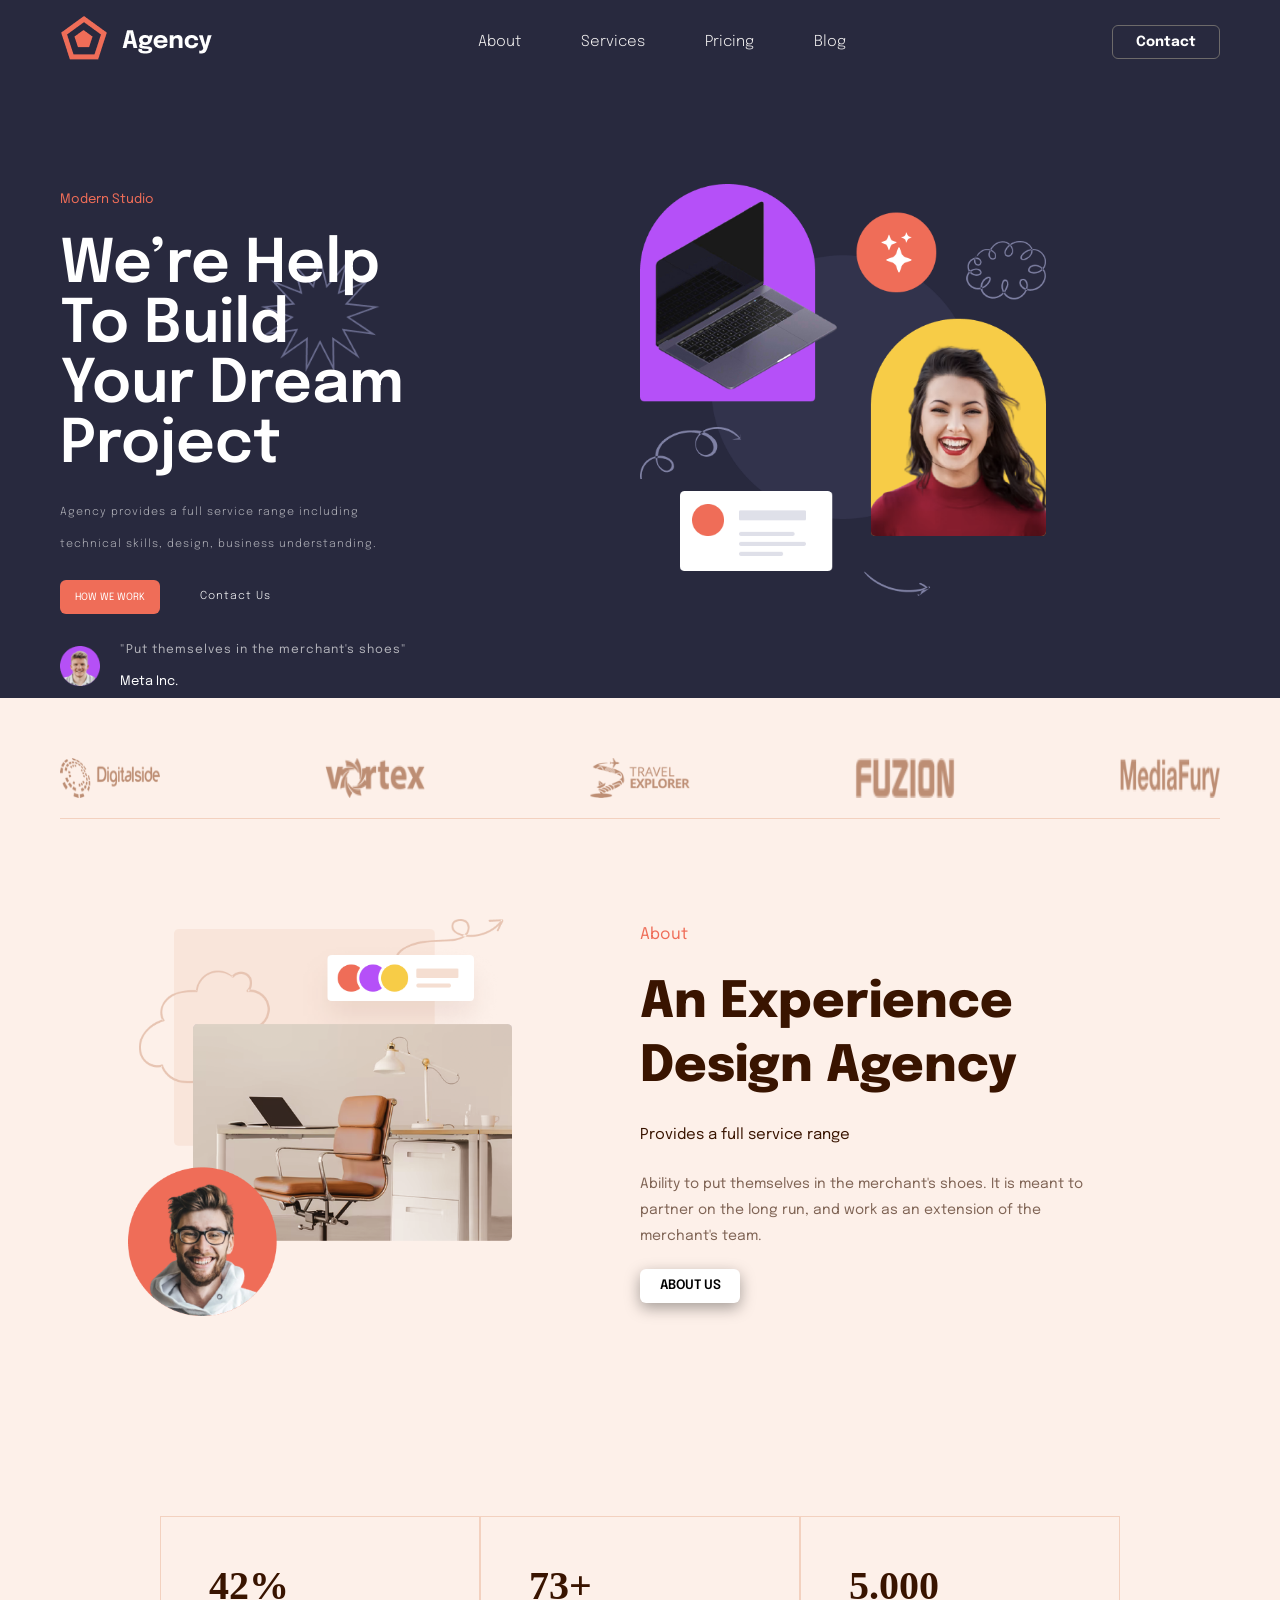
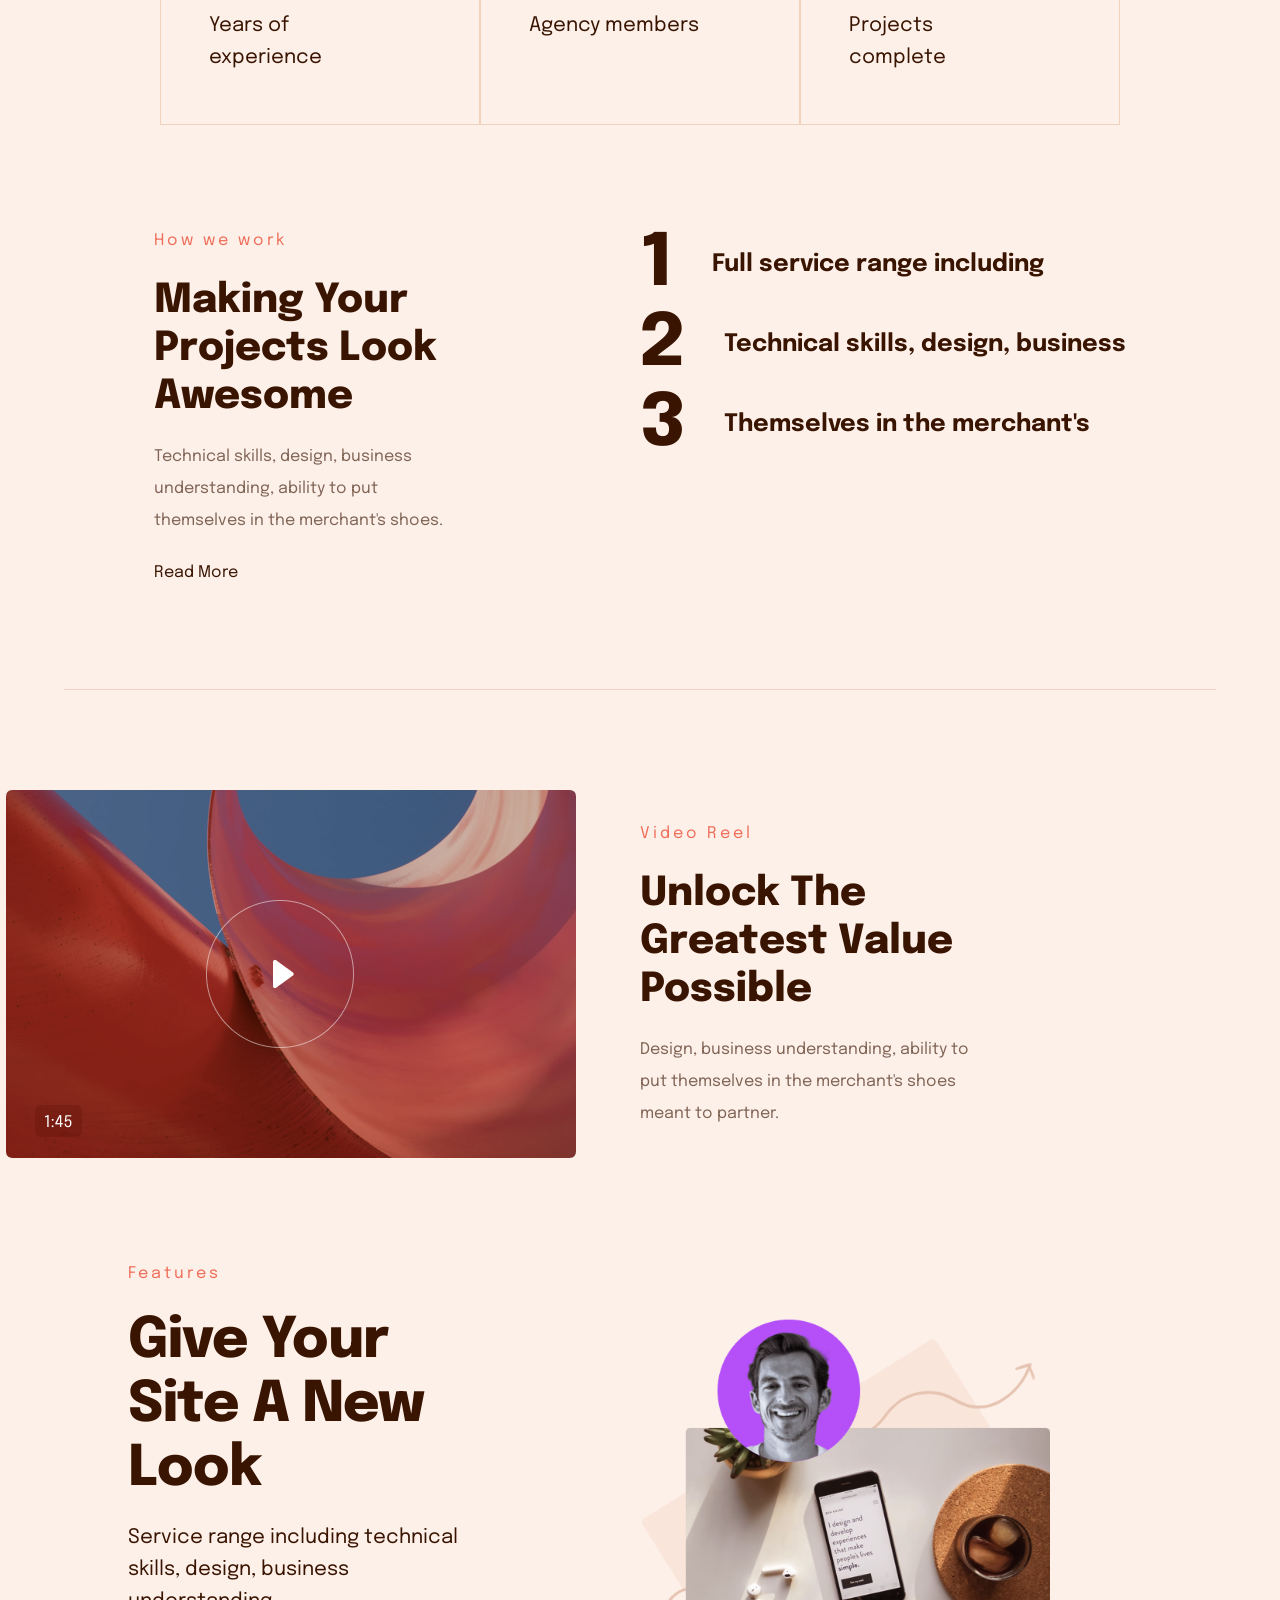
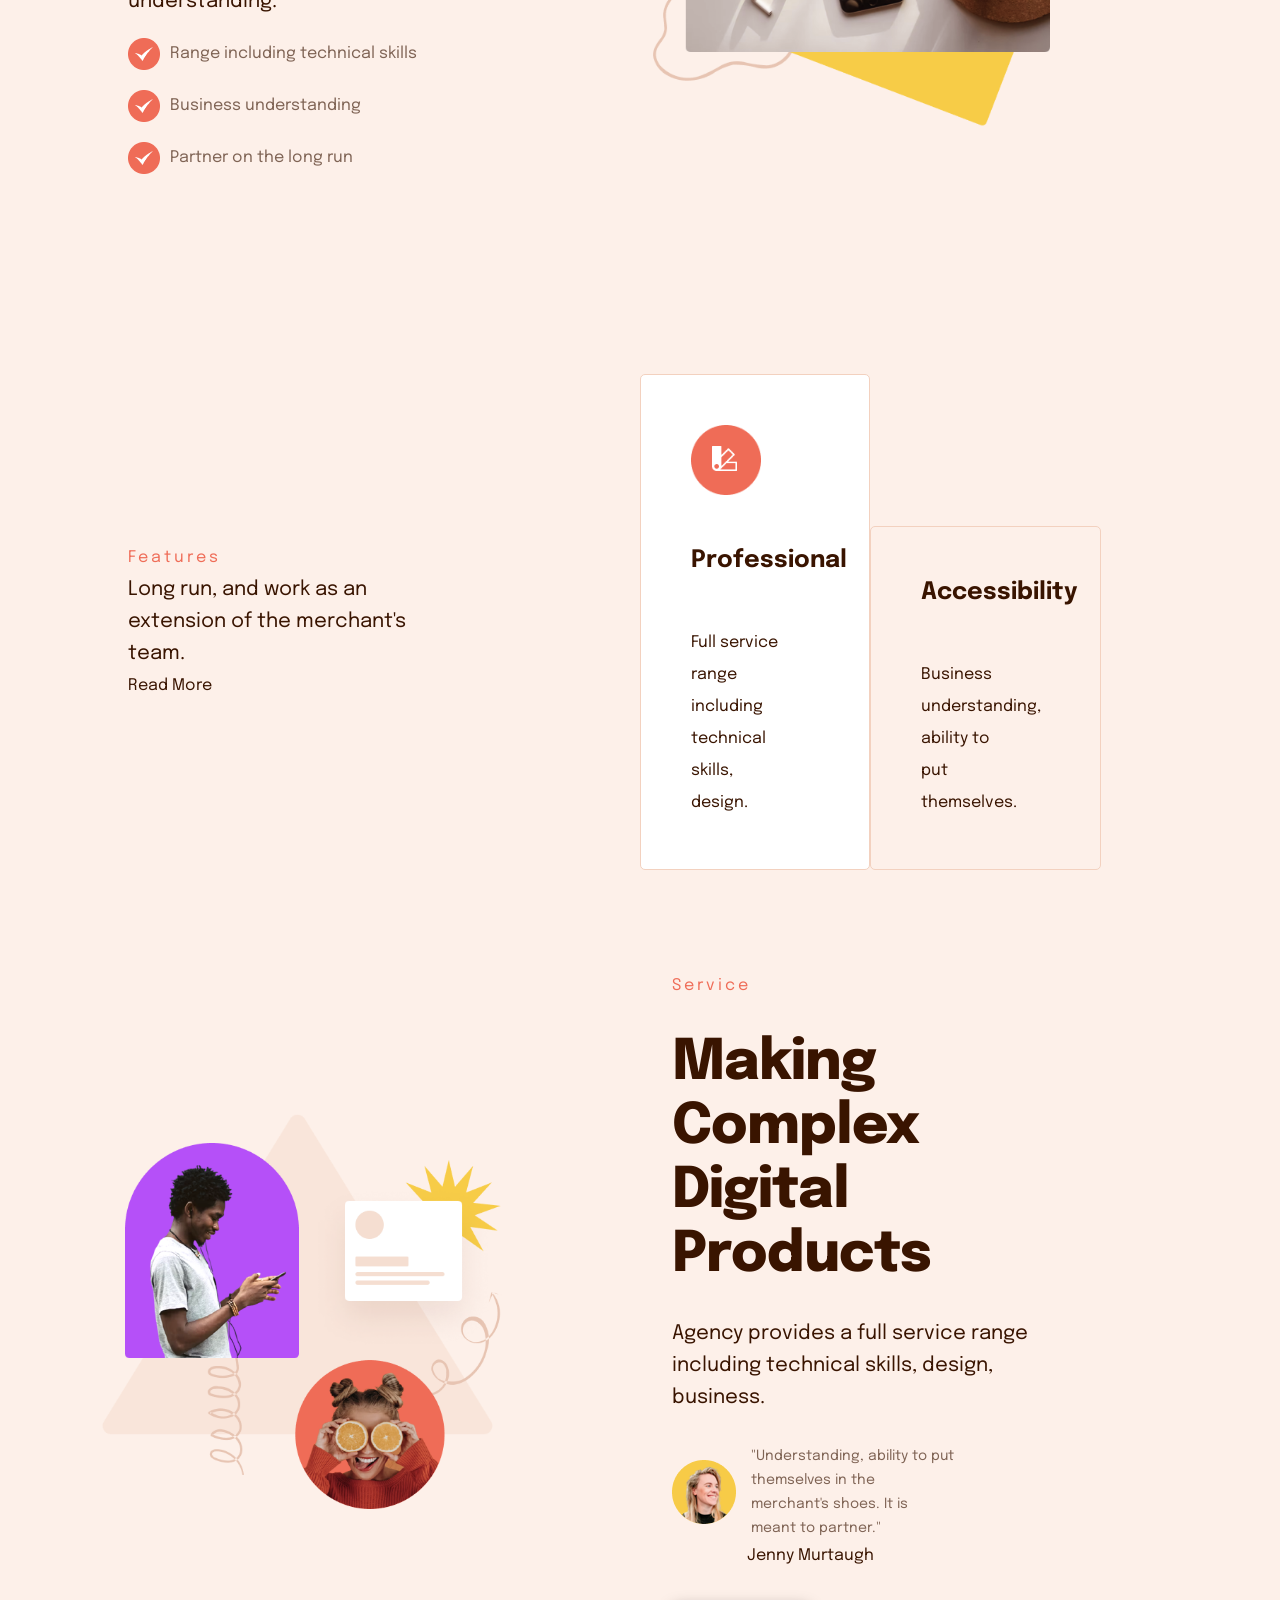
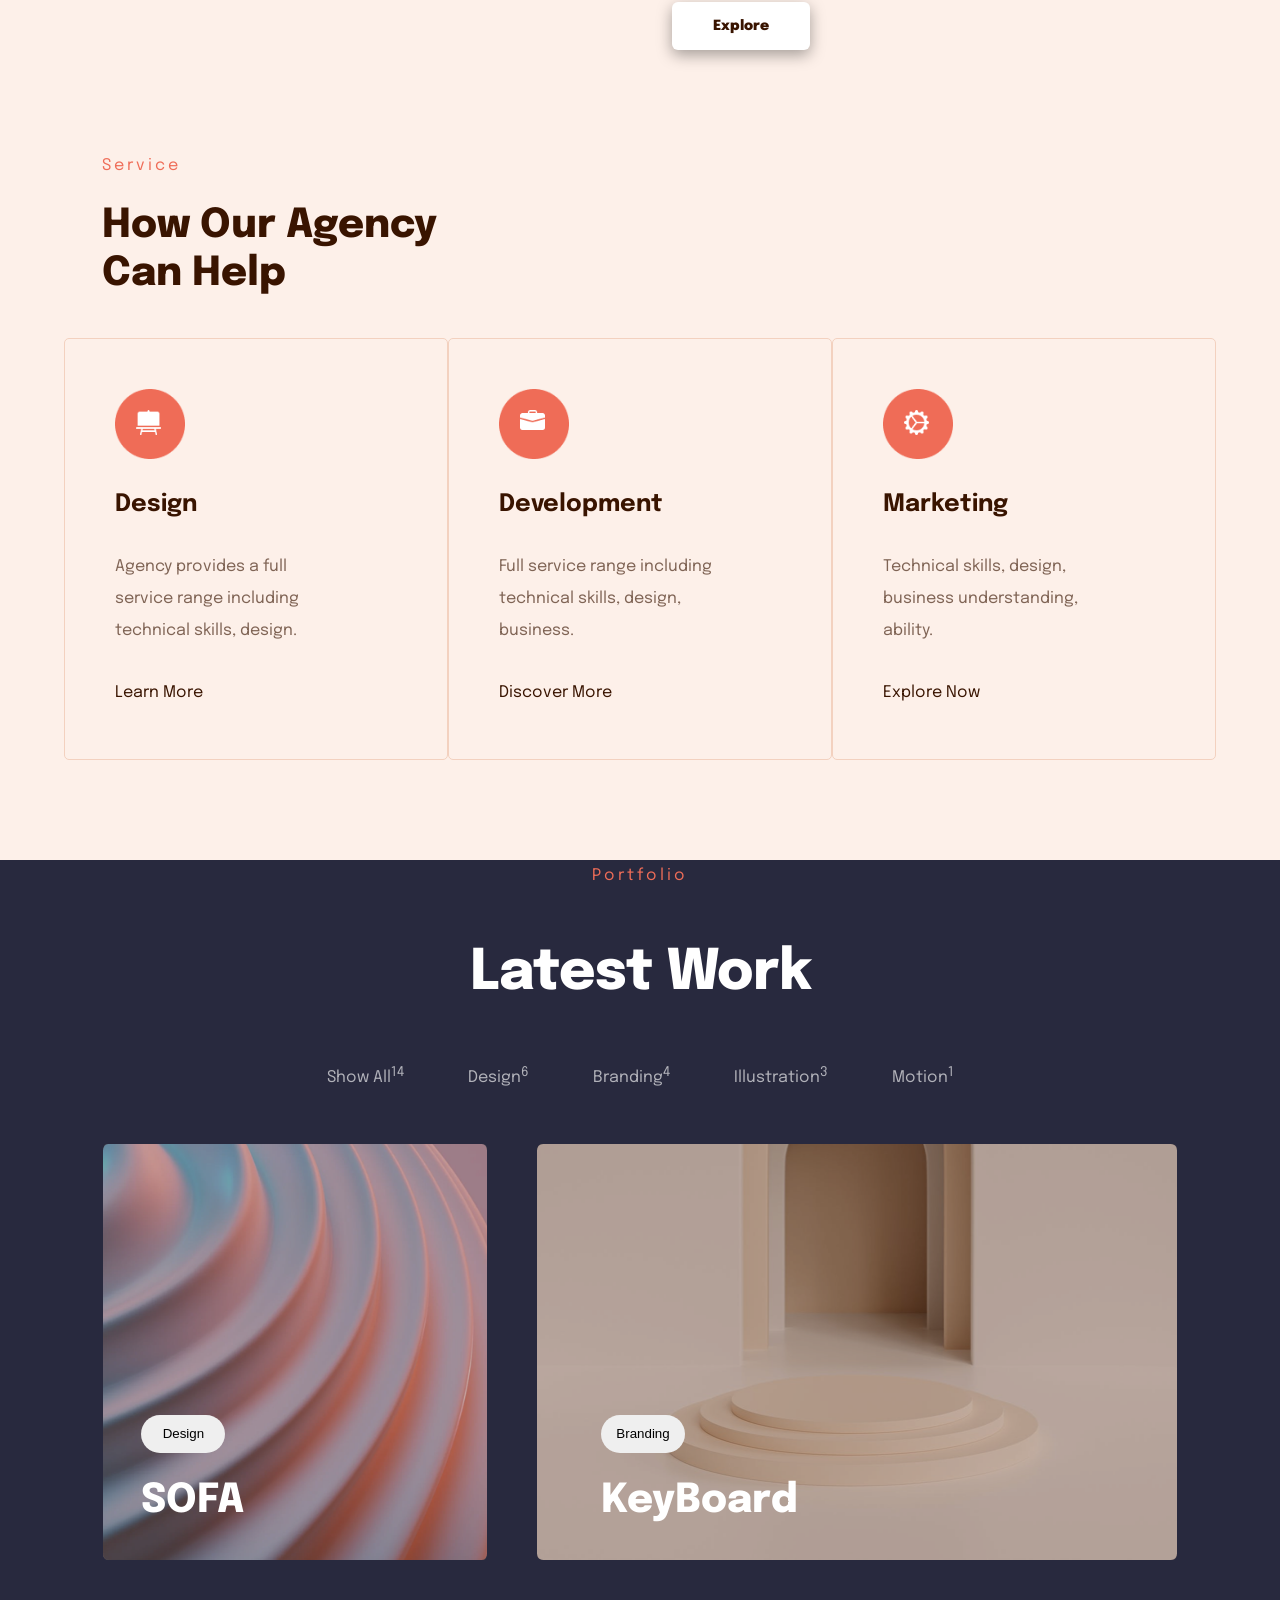
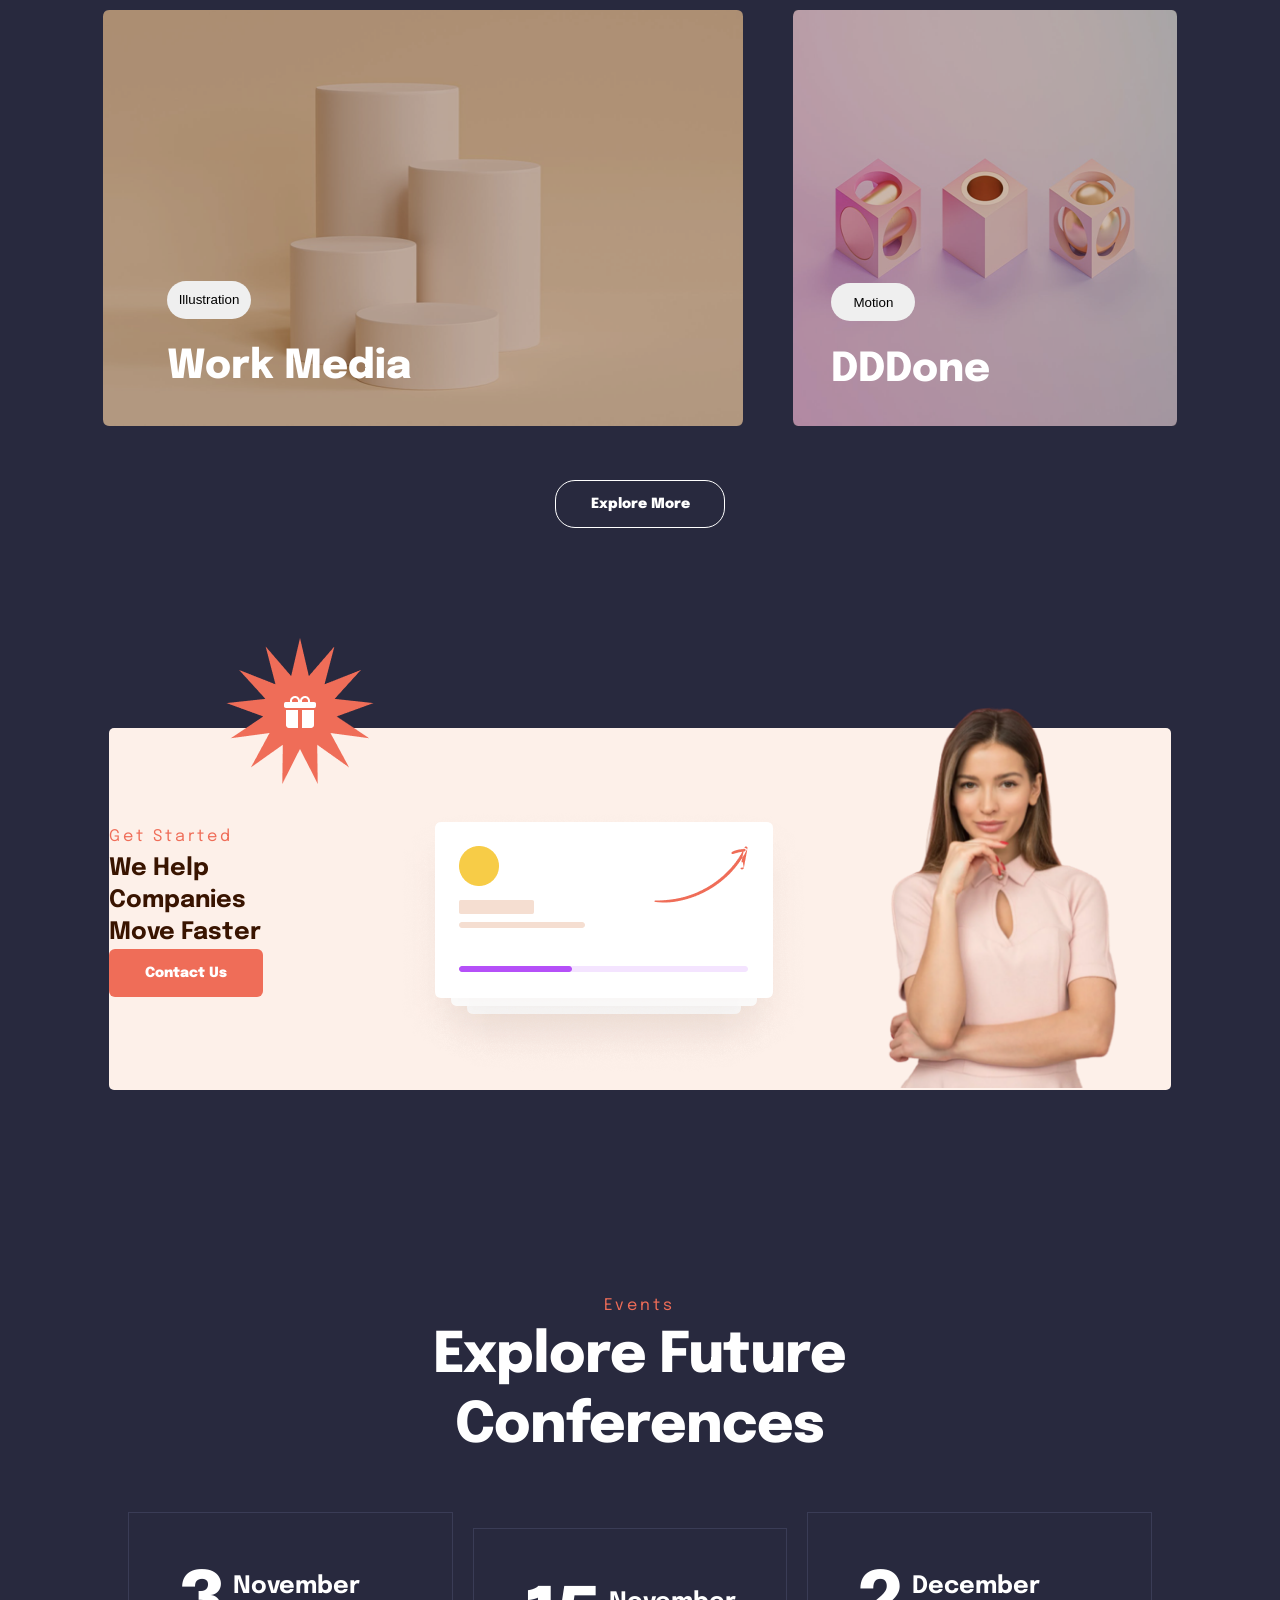
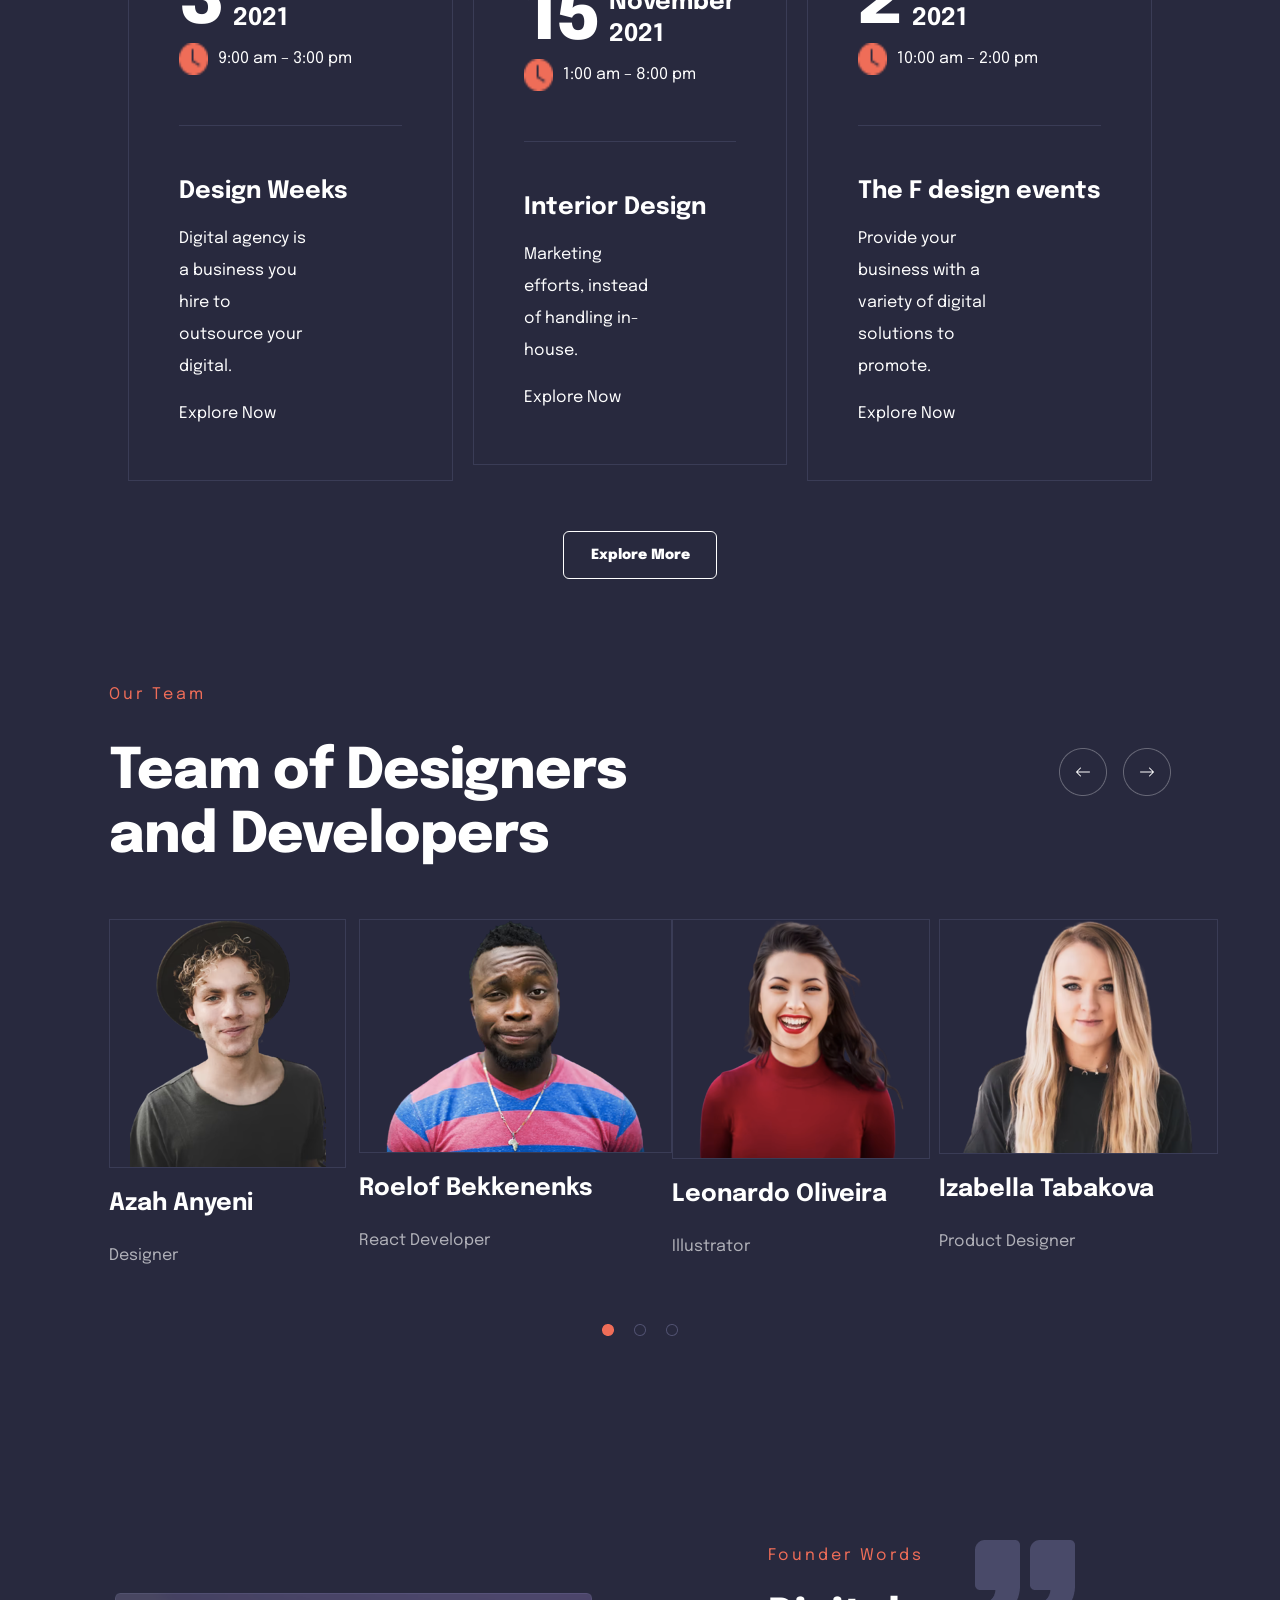
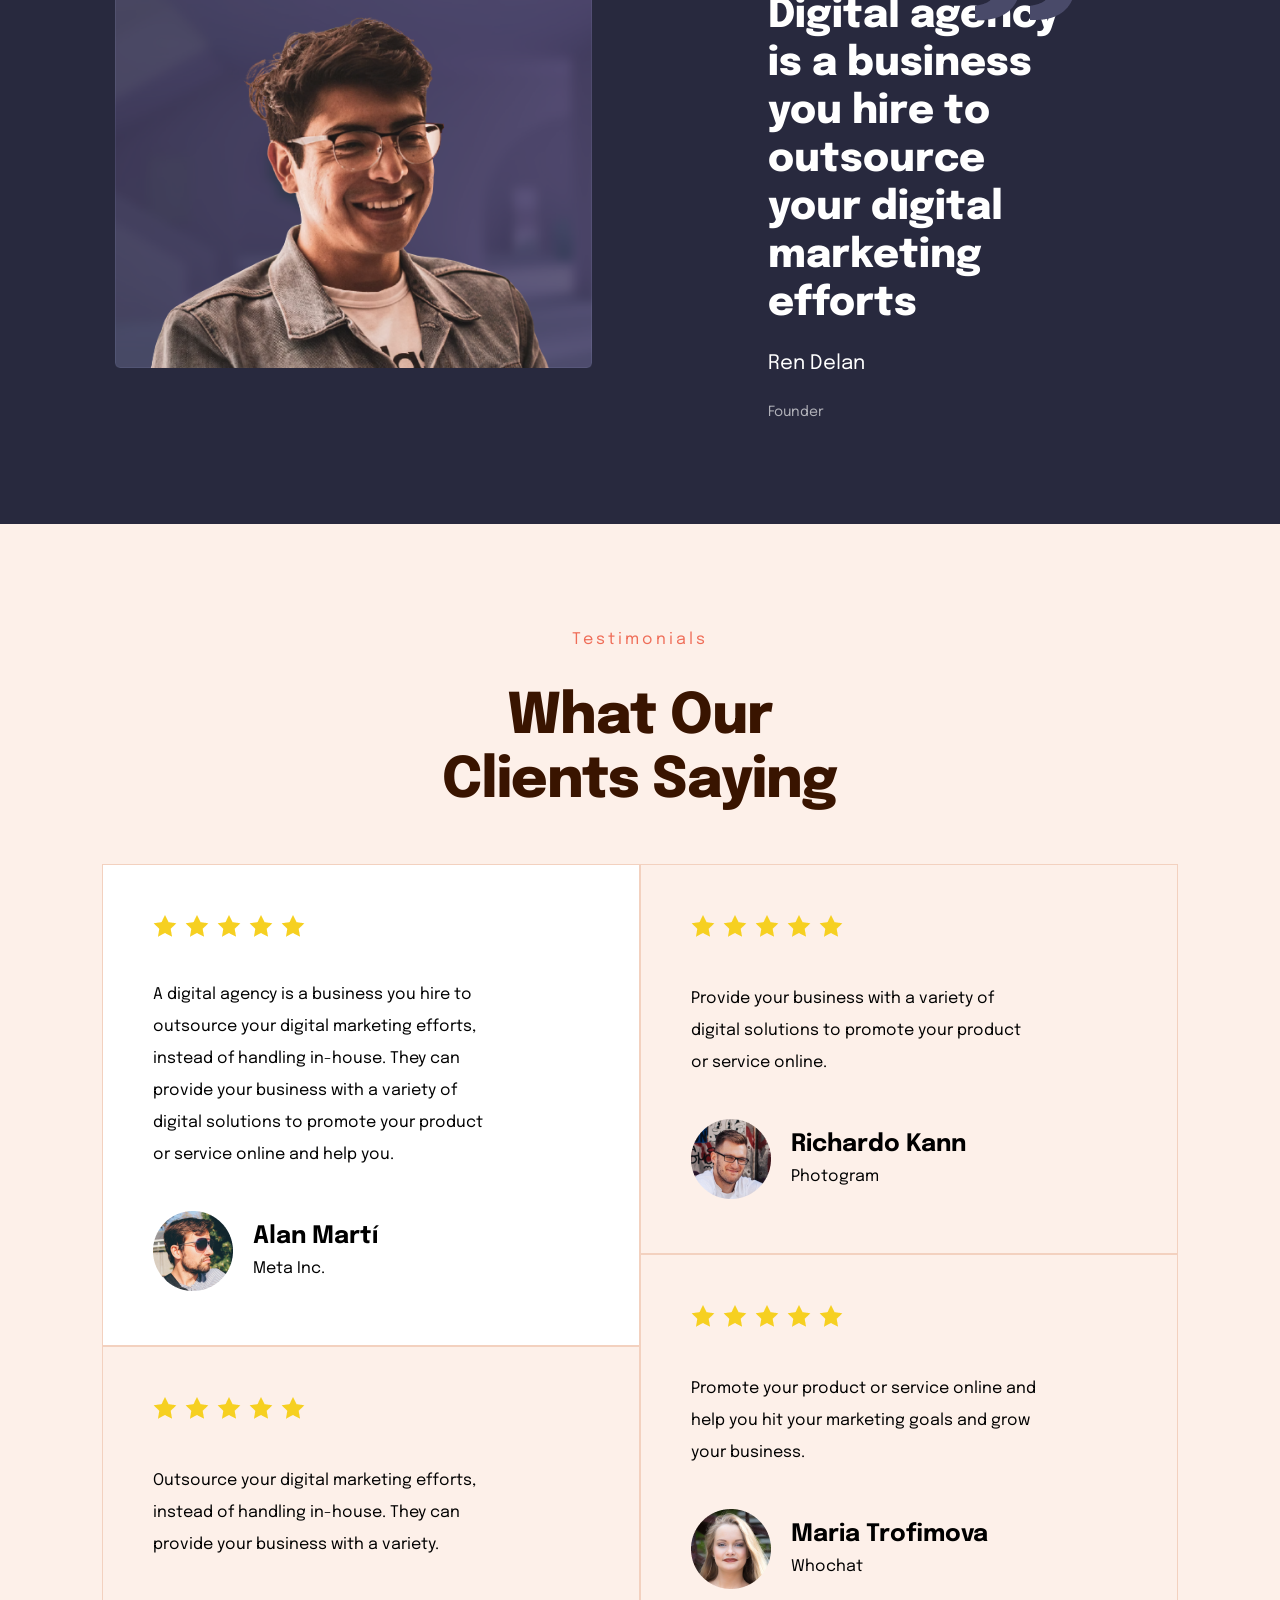
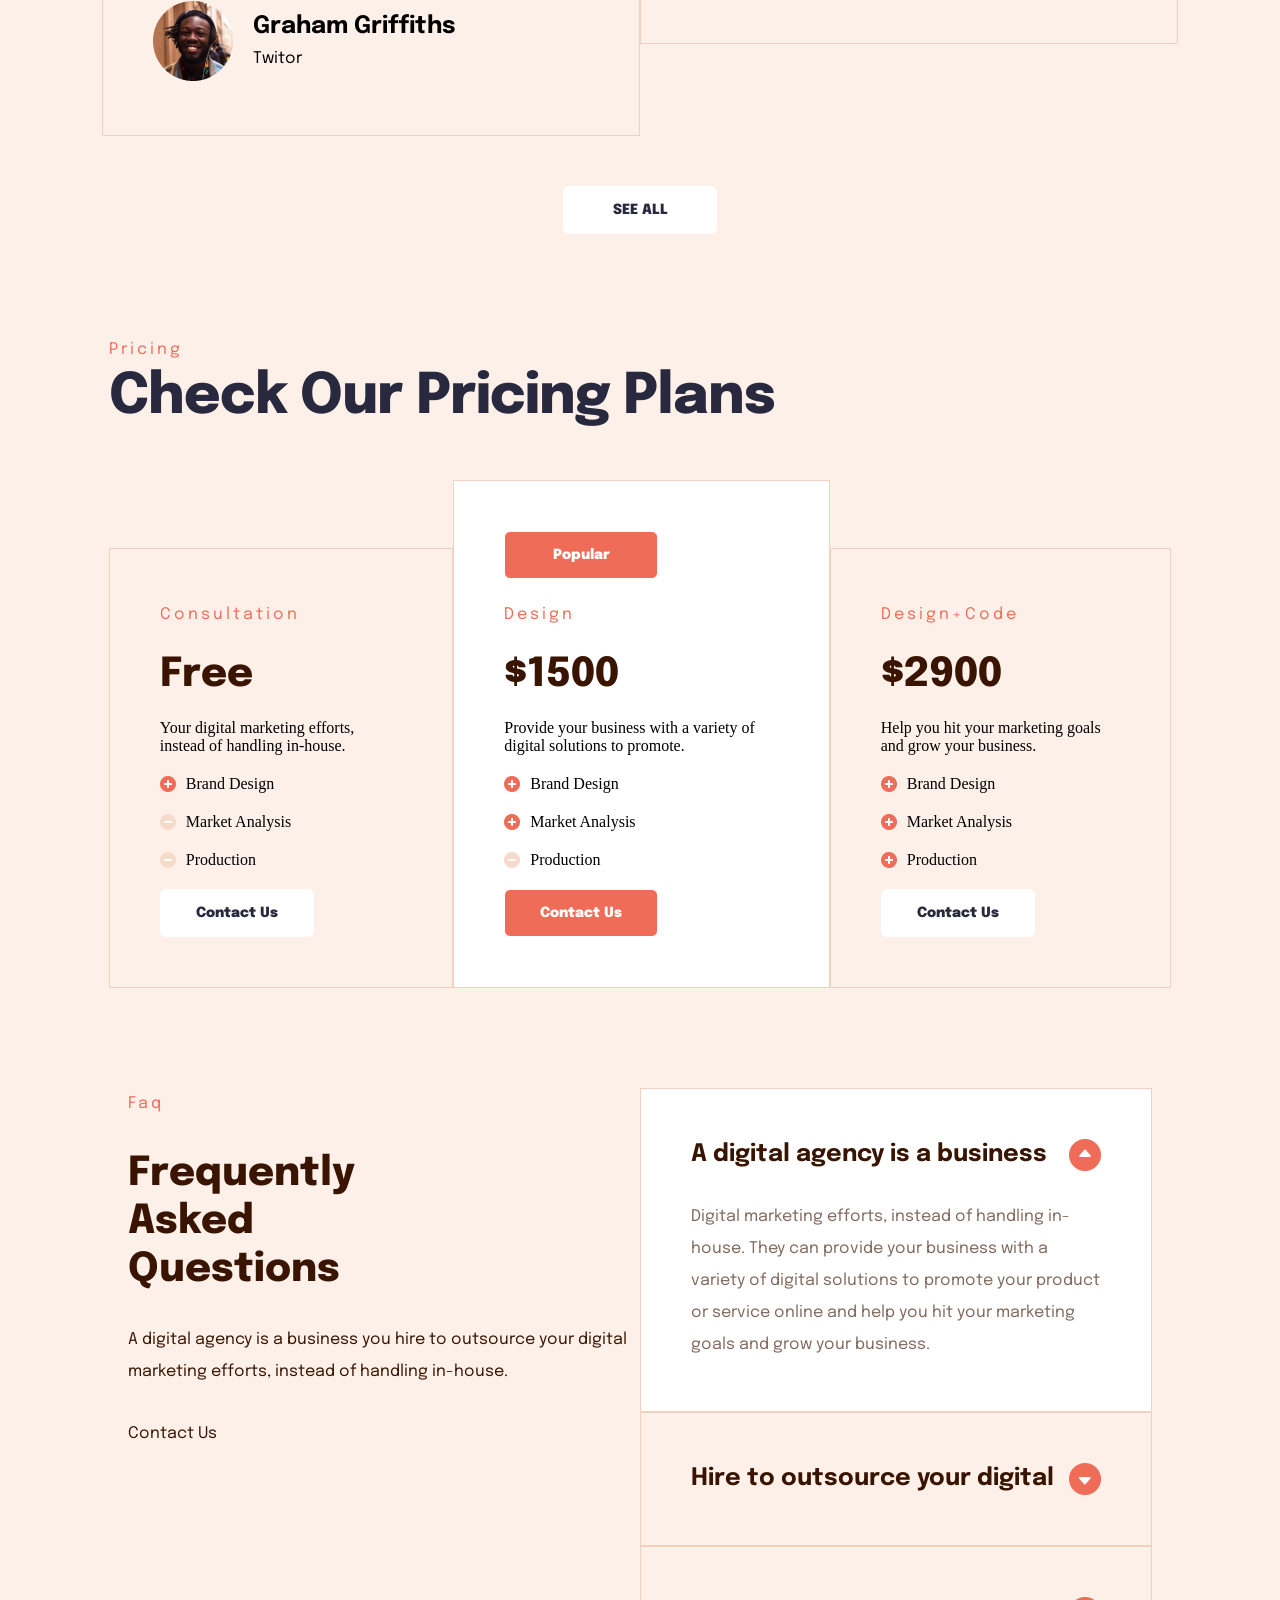
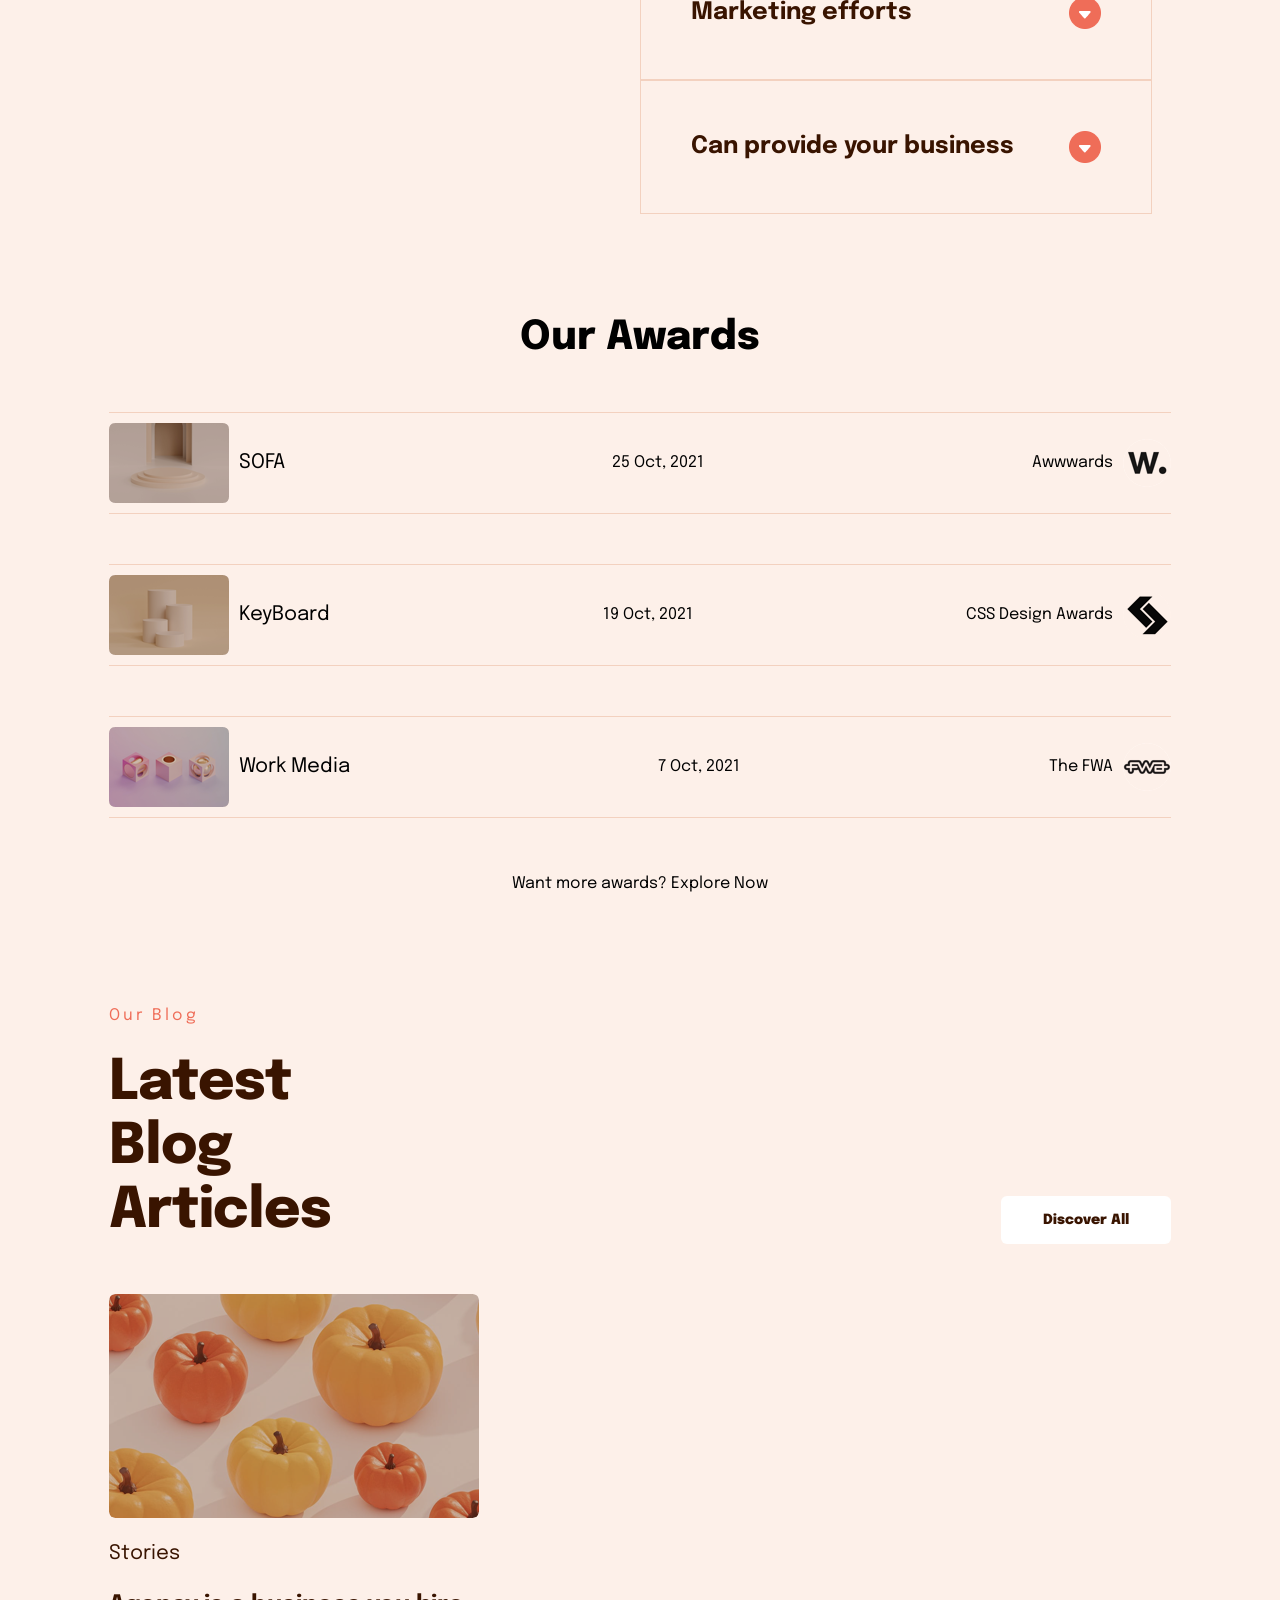
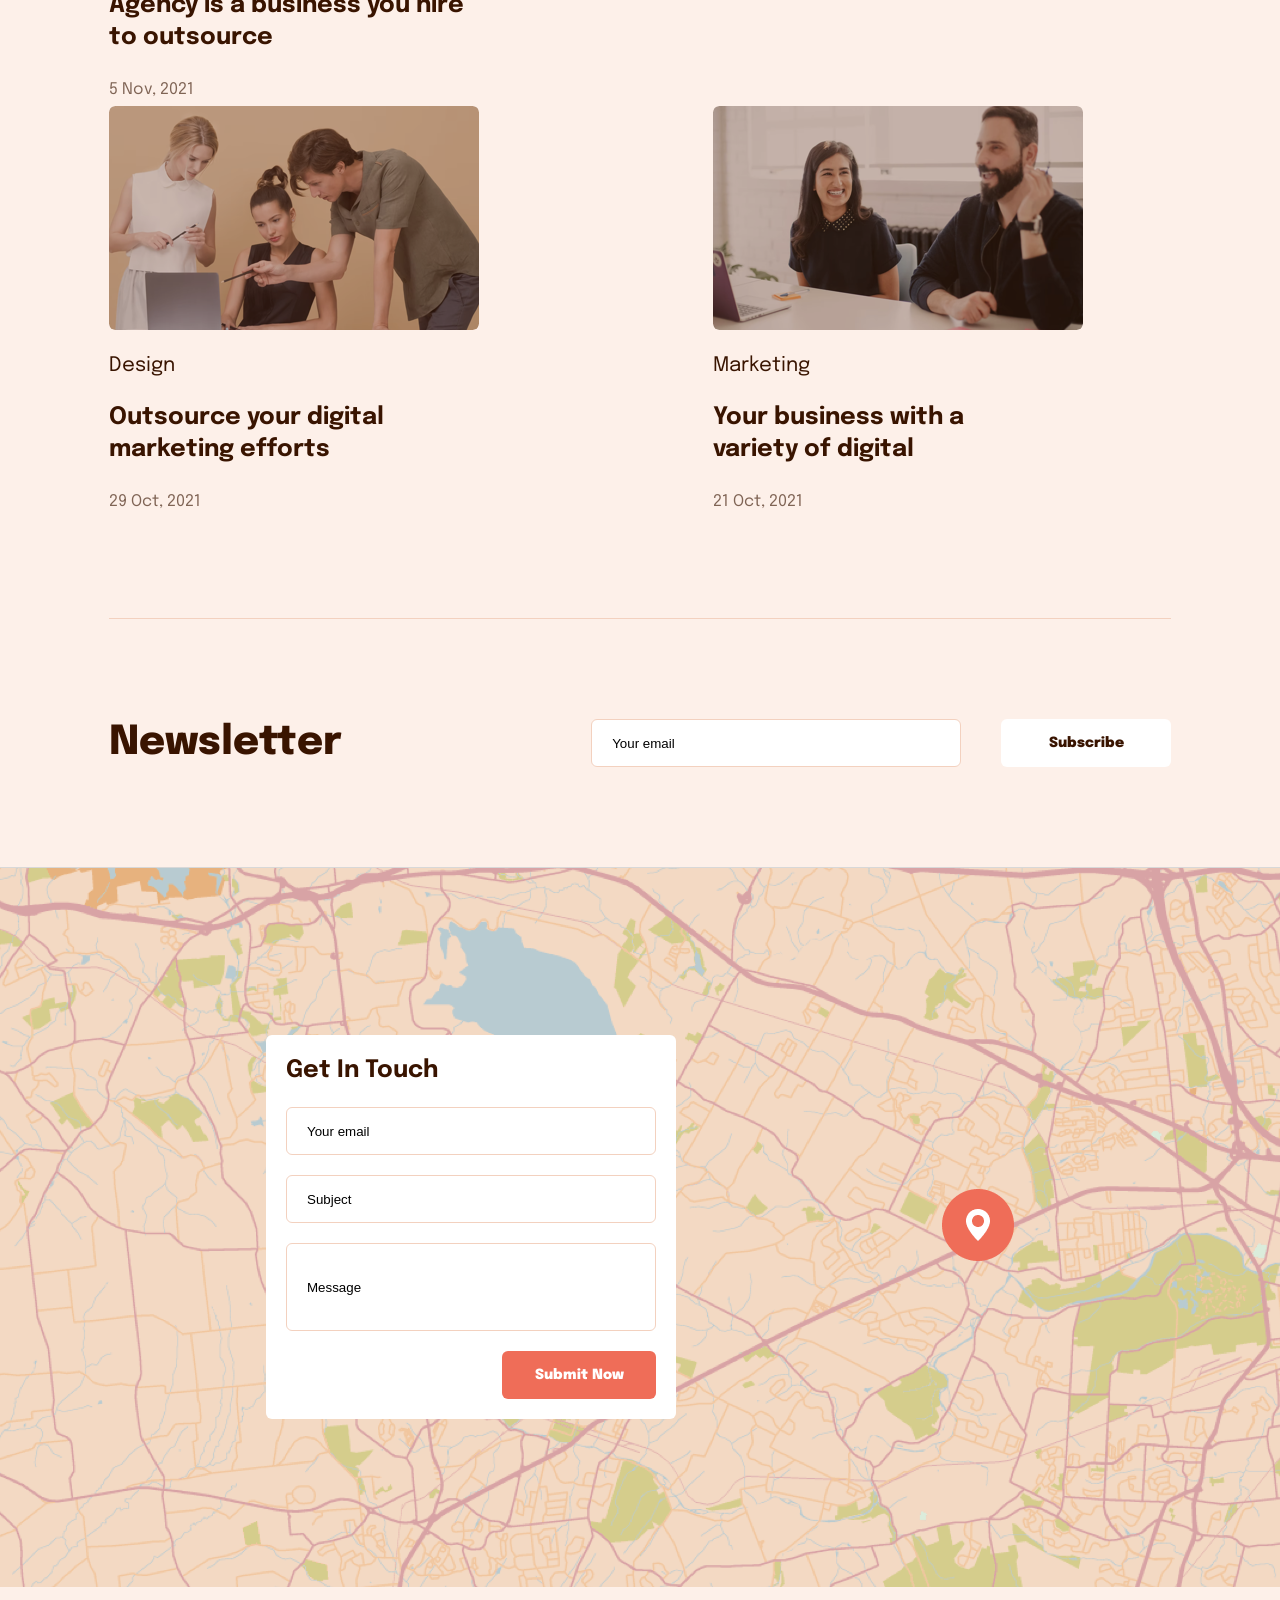
<file: index.html>
<!DOCTYPE html>
<html lang="en">

<head>
    <meta charset="UTF-8">
    <meta http-equiv="X-UA-Compatible" content="IE=edge">
    <meta name="viewport" content="width=device-width, initial-scale=1.0">
    <title>Document</title>
    <link rel="stylesheet" href="./assets/css/main.css">
    <link rel="preconnect" href="https://fonts.googleapis.com">
    <link rel="preconnect" href="https://fonts.gstatic.com" crossorigin>
    <link
        href="https://fonts.googleapis.com/css2?family=Epilogue:ital,wght@0,100;0,200;0,300;0,400;0,500;0,600;0,700;0,800;0,900;1,100;1,200;1,300;1,400;1,500;1,600;1,700;1,800;1,900&display=swap"
        rel="stylesheet">
    <link rel="stylesheet" href="https://cdnjs.cloudflare.com/ajax/libs/font-awesome/6.4.0/css/all.min.css"
        integrity="sha512-iecdLmaskl7CVkqkXNQ/ZH/XLlvWZOJyj7Yy7tcenmpD1ypASozpmT/E0iPtmFIB46ZmdtAc9eNBvH0H/ZpiBw=="
        crossorigin="anonymous" referrerpolicy="no-referrer" />
</head>

<body>
    <header>
        <nav>
            <div class="logo">
                <img src="./assets/img/logo.png" alt="">

            </div>
            <ul>
                <li><a href="">About </a></li>
                <li><a href="">Services</a></li>
                <li><a href="">Pricing</a></li>

                <li><a href="">Blog</a></li>
            </ul>
            <div class="contact">Contact</div>
            <div class="bar"><i class="fa-solid fa-bars"></i></div>

        </nav>

    </header>
    <ul class="resp">
        <li><a href="" id="cont">Contact</a></li>
        <li><a href="">About </a></li>
        <li><a href="">Services</a></li>
        <li><a href="">Pricing</a></li>

        <li><a href="">Blog</a></li>
    </ul>
    <main>

        <section class="modern_studio">
            <div class="left">
                <img src="./assets/img/Star.png" alt="" id="star">
                <h3>Modern Studio</h3>
                <h1>We’re Help
                    To Build Your
                    Dream Project
                </h1>
                <p>Agency provides a full service range including technical skills, design, business understanding.</p>
                <div class="button">
                    <button>How We Work</button>
                    <p>Contact Us</p>
                </div>
                <div class="meta">
                    <img src="./assets/img/Bitmap.png" alt="">
                    <div>
                        <p>"Put themselves in the merchant's shoes"</p>
                        <h6>Meta Inc.</h6>
                    </div>
                </div>

            </div>
            <div class="right">
                <img src="./assets/img/pic.png" alt="">
            </div>
        </section>
        <section class="logos">
            <div class="bicmap">
                <img src="./assets/img/Bitmap (1).png" alt="">
                <img src="./assets/img/Bitmap (2).png" alt="">
                <img src="./assets/img/Bitmap (3).png" alt="">
                <img src="./assets/img/Bitmap (4).png" alt="">
                <img src="./assets/img/Bitmap (5).png" alt="">
            </div>
            <div class="arrow"></div>
        </section>
        <section class="about">
            <div class="left">
                <img src="./assets/img/pic (1).png" alt="">
            </div>
            <div class="right">
                <p id="abt">About</p>
                <h3>An Experience
                    Design Agency</h3>
                <h4>Provides a full service range</h4>
                <p>Ability to put themselves in the merchant's shoes. It is meant to partner on the long run, and work
                    as an extension of the merchant's team.</p>
                <button>About Us</button>
            </div>
        </section>
        <section class="experience">
            <div class="top">
                <div>
                    <h5>42%</h5>
                    <p>Years of experience</p>
                </div>
                <div>
                    <h5>73+</h5>
                    <p>Agency members</p>
                </div>
                <div>
                    <h5>5.000</h5>
                    <p>Projects complete</p>
                </div>

            </div>
            <div class="bottom">
                <div class="left">
                    <p id="how">How we work</p>
                    <h6>Making Your Projects
                        Look Awesome</h6>
                    <p>Technical skills, design, business understanding, ability to put themselves in the merchant's
                        shoes.</p>
                    <p id="read">Read More</p>
                </div>
                <div class="right">
                    <div>
                        <p id="numbers">1</p>
                        <p id="full">Full service range including</p>
                    </div>
                    <div>
                        <p id="numbers">2</p>
                        <p id="full">Technical skills, design, business</p>
                    </div>
                    <div>
                        <p id="numbers">3</p>
                        <p id="full">Themselves in the merchant's</p>
                    </div>
                </div>
            </div>
            <div class="line"></div>
        </section>
        <section class="video">
            <div class="left">
                <img class="scene" src="./assets/img/scene.png" alt="">
                <img class="play" src="./assets/img/play.png" alt="">
                <img class="time" src="./assets/img/time.png" alt="">
            </div>
            <div class="right">
                <p id="vid">Video Reel</p>
                <h6>Unlock The Greatest Value Possible</h6>
                <p>Design, business understanding, ability to put themselves in the merchant's shoes meant to partner.
                </p>
            </div>
        </section>
        <section class="featur">
            <div class="left">
                <h5>Features</h5>
                <h2>Give Your Site
                    A New Look</h2>
                <p>Service range including technical skills, design, business understanding.</p>
                <div class="tickets">
                    <div><img src="./assets/img/check.png" alt="">
                        <p>Range including technical skills</p>
                    </div>
                    <div><img src="./assets/img/check.png" alt="">
                        <p>Business understanding</p>
                    </div>
                    <div><img src="./assets/img/check.png" alt="">
                        <p>Partner on the long run</p>
                    </div>
                </div>
            </div>
            <div class="right"><img src="./assets/img/featur.png" alt=""></div>
        </section>
        <section class="prof">
            <div class="left">
                <h5>Features</h5>
                <p>Long run, and work as an extension of the merchant's team.</p>
                <p class="read">Read More</p>
            </div>
            <div class="right">
                <div class="scope">
                    <div>
                        <img class="img1" src="./assets/img/Oval.png" alt="">
                        <img class="img2" src="./assets/img/Combined Shape.png" alt="">
                    </div>
                    <h4>Professional</h4>
                    <p>Full service range including technical skills, design.</p>
                </div>
                <div class="acces">
                    <h4>Accessibility</h4>
                    <p>Business understanding, ability to put themselves.</p>
                </div>
            </div>
        </section>
        <section class="service">
            <div class="left">
                <img src="./assets/img/nigga.png" alt="">
            </div>
            <div class="right">
                <h5>Service</h5>
                <h2>Making Complex
                    Digital Products</h2>
                <p>Agency provides a full service range including technical skills, design, business.</p>
                <div class="blonde">
                    <div>
                        <img src="./assets/img/blonde.png" alt="">
                        <p>"Understanding, ability to put themselves in the merchant's shoes. It is meant to partner."
                        </p>
                    </div>
                    <p class="jenny">Jenny Murtaugh</p>
                </div>
                <button>Explore</button>
            </div>
        </section>
        <section class="agency">
            <div class="top">
                <h5>Service</h5>
                <h3>How Our Agency
                    Can Help</h3>
            </div>
            <div class="bottom">
                <div class="box">
                    <div class="image">
                        <img class="oval" src="./assets/img/Oval.png" alt="">
                        <img class="shape" src="./assets/img/Combined Shape (1).png" alt="">
                    </div>
                    <h4>Design</h4>
                    <p>Agency provides a full service range including technical skills, design.</p>
                    <p class="lrn">Learn More</p>
                </div>
                <div class="box">
                    <div class="image">
                        <img class="oval" src="./assets/img/Oval.png" alt="">
                        <img class="shape" src="./assets/img/Combined Shape (2).png" alt="">
                    </div>
                    <h4>Development</h4>
                    <p>Full service range including technical skills, design, business.</p>
                    <p class="lrn">Discover More</p>
                </div>
                <div class="box">
                    <div class="image">
                        <img class="oval" src="./assets/img/Oval.png" alt="">
                        <img class="shape" src="./assets/img/Shape.png" alt="">
                    </div>
                    <h4>Marketing</h4>
                    <p>Technical skills, design, business understanding, ability.</p>
                    <p class="lrn">Explore Now</p>
                </div>
            </div>
        </section>
        <section class="portfolio">
            <div>
                <h5>Portfolio</h5>
            </div>
            <div>
                <h2>Latest Work</h2>
            </div>
            <nav>
                <p>Show All</p>
                <div class="triangle">
                    <img src="./assets/img/Triangle.png" alt="">
                </div>
            </nav>
            <div class="category1">
                <div>
                    <p>Show All<sup>14</sup></p>
                </div>
                <div>
                    <p>Design<sup>6</sup></p>
                </div>
                <div>
                    <p>Branding<sup>4</sup></p>
                </div>
                <div>
                    <p>Illustration<sup>3</sup></p>
                </div>
                <div>
                    <p>Motion<sup>1</sup></p>
                </div>
            </div>
            <div class="category">
                <div>
                    <p>Show All<sup>14</sup></p>
                </div>
                <div>
                    <p>Design<sup>6</sup></p>
                </div>
                <div>
                    <p>Branding<sup>4</sup></p>
                </div>
                <div>
                    <p>Illustration<sup>3</sup></p>
                </div>
                <div>
                    <p>Motion<sup>1</sup></p>
                </div>
            </div>
            <div class="main1">
                <div class="box1">
                    <img src="./assets/img/pic1.png" alt="">
                    <button>Design</button>
                    <h3>SOFA</h3>
                </div>
                <div class="box2">
                    <img src="./assets/img/pic2.png" alt="">
                    <button>Branding</button>
                    <h3>KeyBoard</h3>
                </div>
            </div>
            <div class="main2">
                <div class="box3">
                    <img src="./assets/img/pic3.png" alt="">
                    <button>Illustration</button>
                    <h3>Work Media</h3>
                </div>
                <div class="box4">
                    <img src="./assets/img/pic4.png" alt="">
                    <button>Motion</button>
                    <h3>DDDone</h3>
                </div>
            </div>
            <div class="btn">
                <button>Explore More</button>
            </div>
        </section>


        <!-- main2 baslayar -->


        <section class="gift">
            <div class="box">
                <div class="box1">
                    <img src="./assets/img/icon.png" alt="">
                    <h5>Get Started</h5>
                    <h4>We Help Companies
                        Move Faster</h4>
                    <button>Contact Us</button>
                </div>
                <div class="box2">
                    <img src="./assets/img/block.png" alt="">
                </div>
                <div class="box3">
                    <img src="./assets/img/unna.png" alt="">
                </div>
            </div>
        </section>
        <section class="enents1">
            <div class="top">
                <h5>Events</h5>
                <h2>Explore Future
                    Conferences</h2>
            </div>

            <div class="bottom">
                <div class="box">
                    <div class="bottomt">
                        <div class="bottomt1">
                            <h1>3</h1>
                            <h4>November
                                2021</h4>
                        </div>
                        <div class="bottomt2">
                            <img src="./assets/img/clock.png" alt="">
                            <p>9:00 am – 3:00 pm</p>
                        </div>
                    </div>
                    <div class="line"></div>
                    <div class="bottomb">
                        <h4>Design Weeks</h4>
                        <p>Digital agency is a business you hire to outsource your digital.</p>
                        <p class="text">Explore Now</p>
                    </div>
                </div>

                <div class="box">
                    <div class="bottomt">
                        <div class="bottomt1">
                            <h1>15</h1>
                            <h4>November
                                2021</h4>
                        </div>
                        <div class="bottomt2">
                            <img src="./assets/img/clock.png" alt="">
                            <p>1:00 am – 8:00 pm</p>
                        </div>
                    </div>
                    <div class="line"></div>
                    <div class="bottomb">
                        <h4>Interior Design</h4>
                        <p>Marketing efforts, instead of handling in-house.</p>
                        <p class="text">Explore Now</p>
                    </div>



                </div>

                <div class="box">
                    <div class="bottomt">
                        <div class="bottomt1">
                            <h1>2</h1>
                            <h4>December
                                2021</h4>
                        </div>
                        <div class="bottomt2">
                            <img src="./assets/img/clock.png" alt="">
                            <p>10:00 am – 2:00 pm</p>
                        </div>
                    </div>
                    <div class="line"></div>
                    <div class="bottomb">
                        <h4>The F design events</h4>
                        <p>Provide your business with a variety of digital solutions to promote.</p>
                        <p class="text">Explore Now</p>
                    </div>
                </div>
            </div>
            <button>Explore More</button>
        </section>
        <section class="team">
            <div class="top">
                <div class="left">
                    <h5>Our Team</h5>
                    <h2>Team of Designers
                        and Developers</h2>
                </div>
                <div class="right">
                    <img src="./assets/img/arrow.png" alt="">
                </div>
            </div>
            <div class="mid">
                <div class="mid1">
                    <div>
                        <img src="./assets/img/whiteboy.png" alt="">
                    </div>
                    <h4>Azah Anyeni</h4>
                    <p>Designer</p>

                </div>

                <div class="mid1">
                    <div>
                        <img src="./assets/img/nigga_2.png" alt="">
                    </div>
                    <h4>Roelof Bekkenenks</h4>
                    <p>React Developer</p>

                </div>

                <div class="mid1">
                    <div>
                        <img src="./assets/img/chineseneesan.png" alt="">
                    </div>
                    <h4>Leonardo Oliveira</h4>
                    <p>Illustrator</p>

                </div>

                <div class="mid1">
                    <div>
                        <img src="./assets/img/blonde_2.png" alt="">
                    </div>
                    <h4>Izabella Tabakova</h4>
                    <p>Product Designer</p>

                </div>
            </div>
            <div class="bottom">
                <img src="./assets/img/pins.png" alt="">
            </div>
        </section>
        <section class="founder">
            <div class="left">
                <img src="./assets/img/cheneseonisan.png" alt="">
            </div>
            <div class="right">
                <h5>Founder Words</h5>
                <h3>Digital agency is a business you hire to outsource your digital marketing efforts</h3>
                <p>Ren Delan</p>
                <p class="text">Founder</p>
                <div>
                    <img src="./assets/img/doqquz.png" alt="">
                </div>
            </div>
        </section>
        <section class="client">
            <div class="top">
                <h5>Testimonials</h5>
                <h2>What Our
                    Clients Saying</h2>

            </div>
            <div class="bottom">
                <div class="left">


                    <div class="left_">
                        <div class="starss">
                            <img src="./assets/img/stars.png" alt="">
                        </div>
                        <p class="text">A digital agency is a business you hire to outsource your digital marketing
                            efforts, instead
                            of handling in-house. They can provide your business with a variety of digital solutions to
                            promote your product or service online and help you.</p>
                        <div class="glass">
                            <div class="pic">
                                <img src="./assets/img/Oval (1).png" alt="">
                            </div>
                            <div class="name">
                                <h4>Alan Martí</h4>
                                <p>Meta Inc.</p>
                            </div>
                        </div>
                    </div>


                    <div class="box">
                        <div class="starss">
                            <img src="./assets/img/stars.png" alt="">
                        </div>
                        <p class="text">Outsource your digital marketing efforts, instead of handling in-house. They can
                            provide your
                            business with a variety.</p>
                        <div class="glass">
                            <div class="pic">
                                <img src="./assets/img/Oval (2).png" alt="">
                            </div>
                            <div class="name">
                                <h4>Graham Griffiths</h4>
                                <p>Twitor</p>
                            </div>
                        </div>
                    </div>
                </div>
                <div class="right">


                    <div class="box">
                        <div class="starss">
                            <img src="./assets/img/stars.png" alt="">
                        </div>
                        <p class="text">Provide your business with a variety of digital solutions to promote your
                            product or service
                            online.</p>
                        <div class="glass">
                            <div class="pic">
                                <img src="./assets/img/Oval (3).png" alt="">
                            </div>
                            <div class="name">
                                <h4>Richardo Kann</h4>
                                <p>Photogram</p>
                            </div>
                        </div>




                    </div>

                    <div class="box">
                        <div class="starss">
                            <img src="./assets/img/stars.png" alt="">
                        </div>
                        <p class="text">Promote your product or service online and help you hit your marketing goals and
                            grow your
                            business.</p>
                        <div class="glass">
                            <div class="pic">
                                <img src="./assets/img/Oval (4).png" alt="">
                            </div>
                            <div class="name">
                                <h4>Maria Trofimova</h4>
                                <p>Whochat</p>
                            </div>
                        </div>
                    </div>
                </div>
            </div>
            <button>SEE ALL</button>
        </section>
        <section class="check">
            <div class="top">
                <h5>Pricing</h5>
                <h2>Check Our
                    Pricing Plans</h2>
            </div>
            <div class="bottom">
                <div class="card1">
                    <h5>Consultation</h5>
                    <h3>Free</h3>
                    <p class="text">Your digital marketing efforts, instead of handling in-house.</p>
                    <div>
                        <img src="./assets/img/plus.png" alt="">
                        <p>Brand Design</p>
                    </div>
                    <div>
                        <img src="./assets/img/minus.png" alt="">
                        <p>Market Analysis</p>
                    </div>
                    <div>
                        <img src="./assets/img/minus.png" alt="">
                        <p>Production</p>
                    </div>
                    <button>Contact Us</button>
                </div>
                <div class="card2">
                    <button class="btn">Popular</button>
                    <h5>Design</h5>
                    <h3>$1500</h3>
                    <p class="text">Provide your business with a variety of digital solutions to promote.</p>
                    <div>
                        <img src="./assets/img/plus.png" alt="">
                        <p>Brand Design</p>
                    </div>
                    <div>
                        <img src="./assets/img/plus.png" alt="">
                        <p>Market Analysis</p>
                    </div>
                    <div>
                        <img src="./assets/img/minus.png" alt="">
                        <p>Production</p>
                    </div>
                    <button>Contact Us</button>
                </div>
                <div class="card1">
                    <h5>Design+Code</h5>
                    <h3>$2900</h3>
                    <p class="text">Help you hit your marketing goals and grow your business.</p>
                    <div>
                        <img src="./assets/img/plus.png" alt="">
                        <p>Brand Design</p>
                    </div>
                    <div>
                        <img src="./assets/img/plus.png" alt="">
                        <p>Market Analysis</p>
                    </div>
                    <div>
                        <img src="./assets/img/plus.png" alt="">
                        <p>Production</p>
                    </div>
                    <button>Contact Us</button>
                </div>
            </div>
        </section>
        <section class="asked">
            <div class="left">
                <h5>Faq</h5>
                <h3>Frequently Asked
                    Questions</h3>
                <p class="text">A digital agency is a business you hire to outsource your digital marketing efforts,
                    instead of handling in-house.</p>
                <p>Contact Us</p>
            </div>
            <div class="right">
                <div class="box">
                    <div class="box1">
                        <h4>A digital agency is a business</h4>
                        <img src="./assets/img/up.png" alt="">
                    </div>
                    <p>Digital marketing efforts, instead of handling in-house. They can provide your business with a
                        variety of digital solutions to promote your product or service online and help you hit your
                        marketing goals and grow your business.</p>
                </div>
                <div class="box2">
                    <h4>Hire to outsource your digital</h4>
                    <img src="./assets/img/down.png" alt="">
                </div>
                <div class="box2">
                    <h4>Marketing efforts</h4>
                    <img src="./assets/img/down.png" alt="">
                </div>
                <div class="box2">
                    <h4>Can provide your business</h4>
                    <img src="./assets/img/down.png" alt="">
                </div>

            </div>

        </section>
        <section class="award">
            <h3>Our Awards</h3>
            <div class="mid">
                <div class="box">
                    <div>
                        <img src="./assets/img/1.png" alt="">
                        <p class="sofa">SOFA</p>
                    </div>
                    <p class="date">25 Oct, 2021</p>
                    <div class="logo">
                        <p>Awwwards</p>
                        <img src="./assets/img/2.png" alt="">
                    </div>
                </div>

                <div class="box">
                    <div>
                        <img src="./assets/img/3.png" alt="">
                        <p class="sofa">KeyBoard</p>
                    </div>
                    <p class="date">19 Oct, 2021</p>
                    <div class="logo">
                        <p>CSS Design Awards</p>
                        <img src="./assets/img/4.png" alt="">
                    </div>
                </div>

                <div class="box">
                    <div>
                        <img src="./assets/img/5.png" alt="">
                        <p class="sofa">Work Media</p>
                    </div>
                    <p class="date">7 Oct, 2021</p>
                    <div class="logo">
                        <p>The FWA</p>
                        <img src="./assets/img/6.png" alt="">
                    </div>
                </div>
            </div>
            <p class="exp">Want more awards? Explore Now</p>
        </section>
        <section class="blog">
            <div class="top">
                <h5>Our Blog</h5>
                <div>
                    <h2>Latest Blog
                        Articles</h2>
                    <button>Discover All</button>
                </div>
            </div>
            <div class="bottom">

                <div>
                    <img src="./assets/img/11.png" alt="">
                    <h6>Stories</h6>
                    <h4>Agency is a business you hire to outsource</h4>
                    <p>5 Nov, 2021</p>
                </div>

                <div>
                    <img src="./assets/img/12.png" alt="">
                    <h6>Design</h6>
                    <h4>Outsource your digital marketing efforts</h4>
                    <p>29 Oct, 2021</p>
                </div>

                <div>
                    <img src="./assets/img/13.png" alt="">
                    <h6>Marketing</h6>
                    <h4>Your business with a variety of digital</h4>
                    <p>21 Oct, 2021</p>
                </div>
            </div>
        </section>
        <section class="news">
            <div class="news1">
                <h3>Newsletter</h3>
                <form action="">
                    <input type="text" name="Your email" value="Your email" id="">
                    <button>Subscribe</button>
                </form>
            </div>

        </section>
        <section class="map">
            <div class="mid">
                <div class="get">
                    <h4>Get In Touch</h4>
                    <form action="">
                        <input value="Your email" type="email" name="" id="">
                        <input value="Subject" type="text" name="" id="">
                        <input value="Message" class="inp" type="text" name="" id="">
                        <button>Submit Now</button>
                    </form>
                </div>
                <div class="image">
                    <img src="./assets/img/loc.png" alt="">
                </div>

            </div>
        </section>
        <section class="phone">
            <div class="box">
                <div>
                    <div class="logo">
                        <i class="fa-solid fa-phone" style="color: #ffffff;"></i>
                    </div>

                    <h5>Phone</h5>
                </div>
                <p>+1 (234) 567-89-00</p>
            </div>

            <div class="box">
                <div>
                    <div class="logo">
                        <i class="fa-regular fa-envelope"></i>
                    </div>

                    <h5>EMail</h5>
                </div>
                <p>info@agency.com</p>
            </div>

            <div class="box">
                <div>
                    <div class="logo">
                        <i class="fa-regular fa-compass"></i>
                    </div>

                    <h5>Address</h5>
                </div>
                <p>2247 Lunetta Street, TX 76301</p>
            </div>
        </section>
        <section class="dream">
            <div class="box">
                <div class="left">
                    <h2>We’re Help
                        To Build Your
                        Dream Project</h2>
                    <p>A digital agency is a business you hire to outsource your digital marketing efforts, instead of
                        handling in-house.</p>
                    <button>Contact Us</button>
                </div>
                <div class="right">
                    <img src="./assets/img/133.png" alt="">
                </div>
            </div>
        </section>
        <section class="footer">
            <div class="top">
                <div class="box">
                    <h4>Agency</h4>
                </div>
                <div class="box">
                    <h5>Menu</h5>
                    <p>About</p>
                    <p>Services</p>
                    <p>Blog</p>
                    <p>Contact</p>
                </div>
                <div class="box">
                    <h5>Service</h5>
                    <p>Design</p>
                    <p>Development</p>
                    <p>Marketing</p>
                    <p>See More</p>
                </div>
                <div class="box">
                    <img src="./assets/img/social.png" alt="">
                </div>
            </div>
            <div class="bottom">
                <p>Copyright © 2022 Laaqiq. All Rights Reserved.</p>
                <div>
                    <p>Terms of Use</p>
                    <p>Privacy Policy</p>
                </div>
            </div>
        </section>
    </main>

    <script src="./assets/js/script.js"></script>
</body>

</html>
</file>
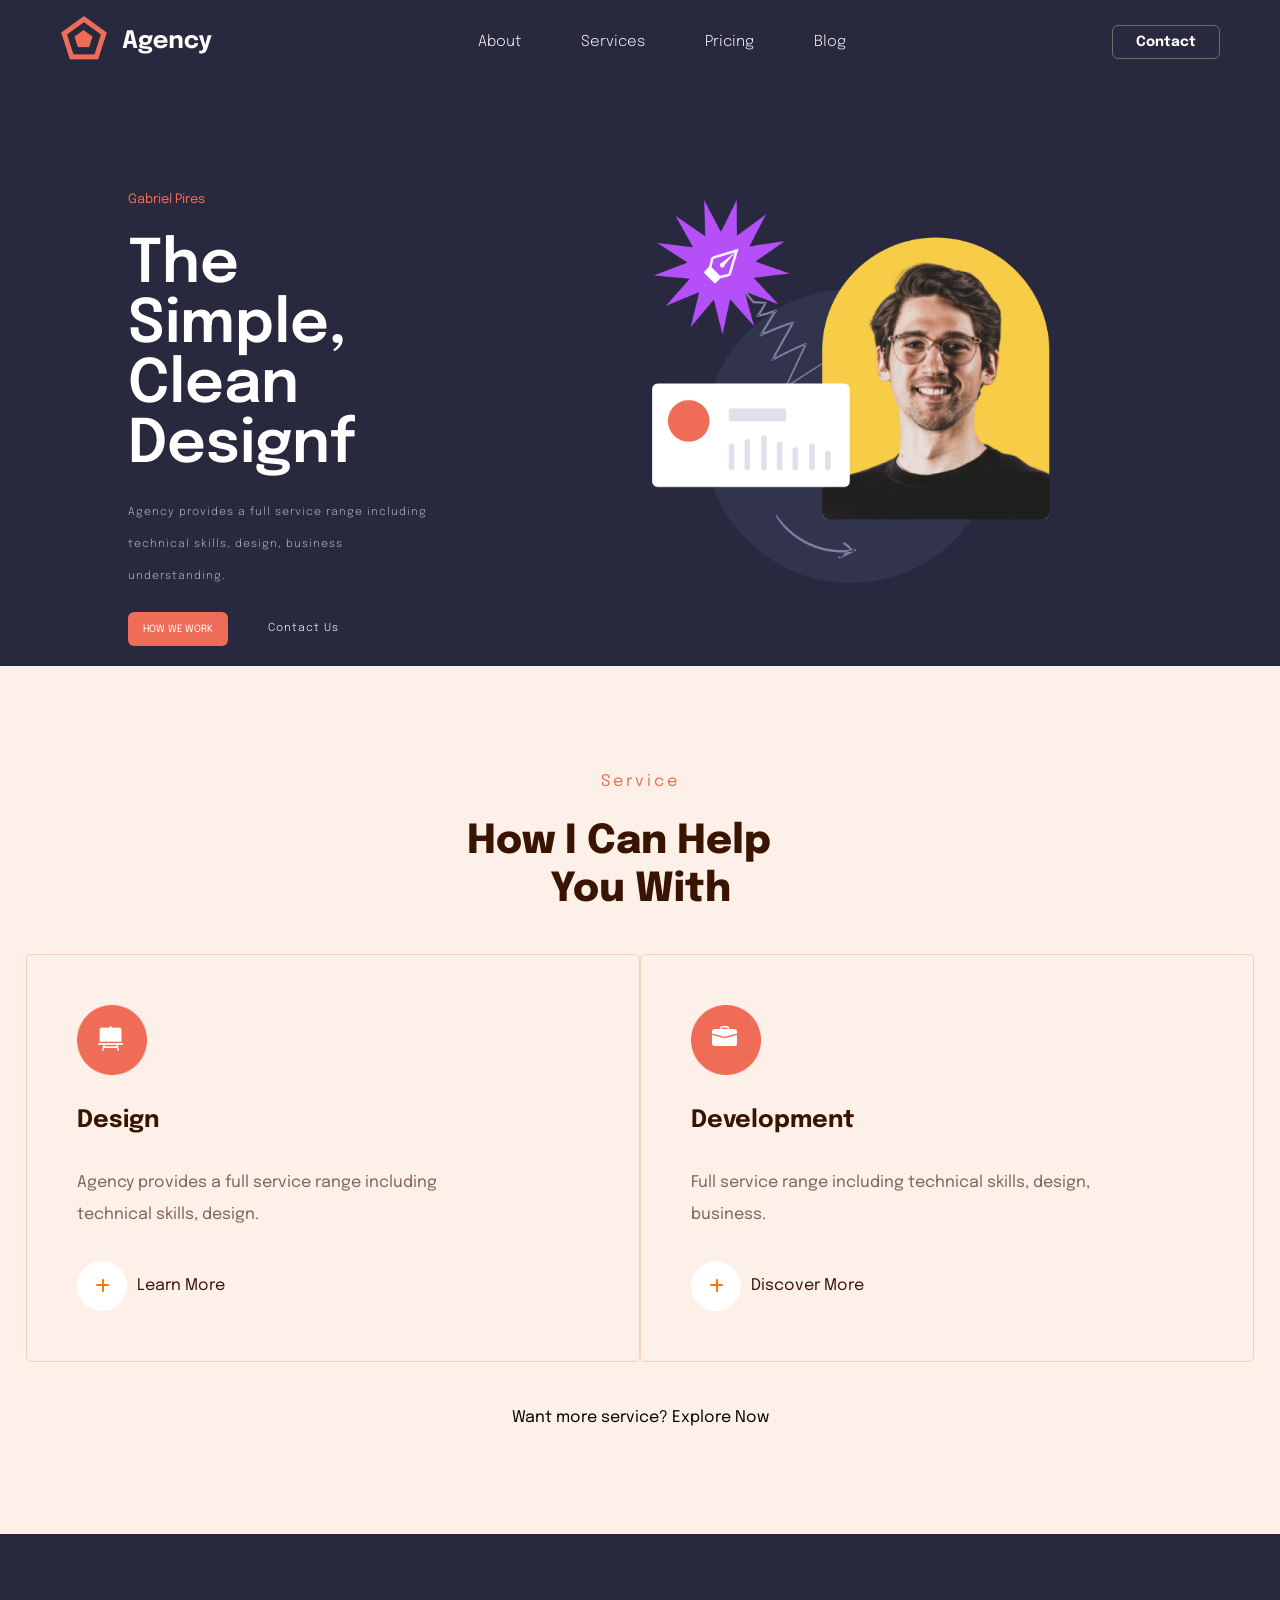
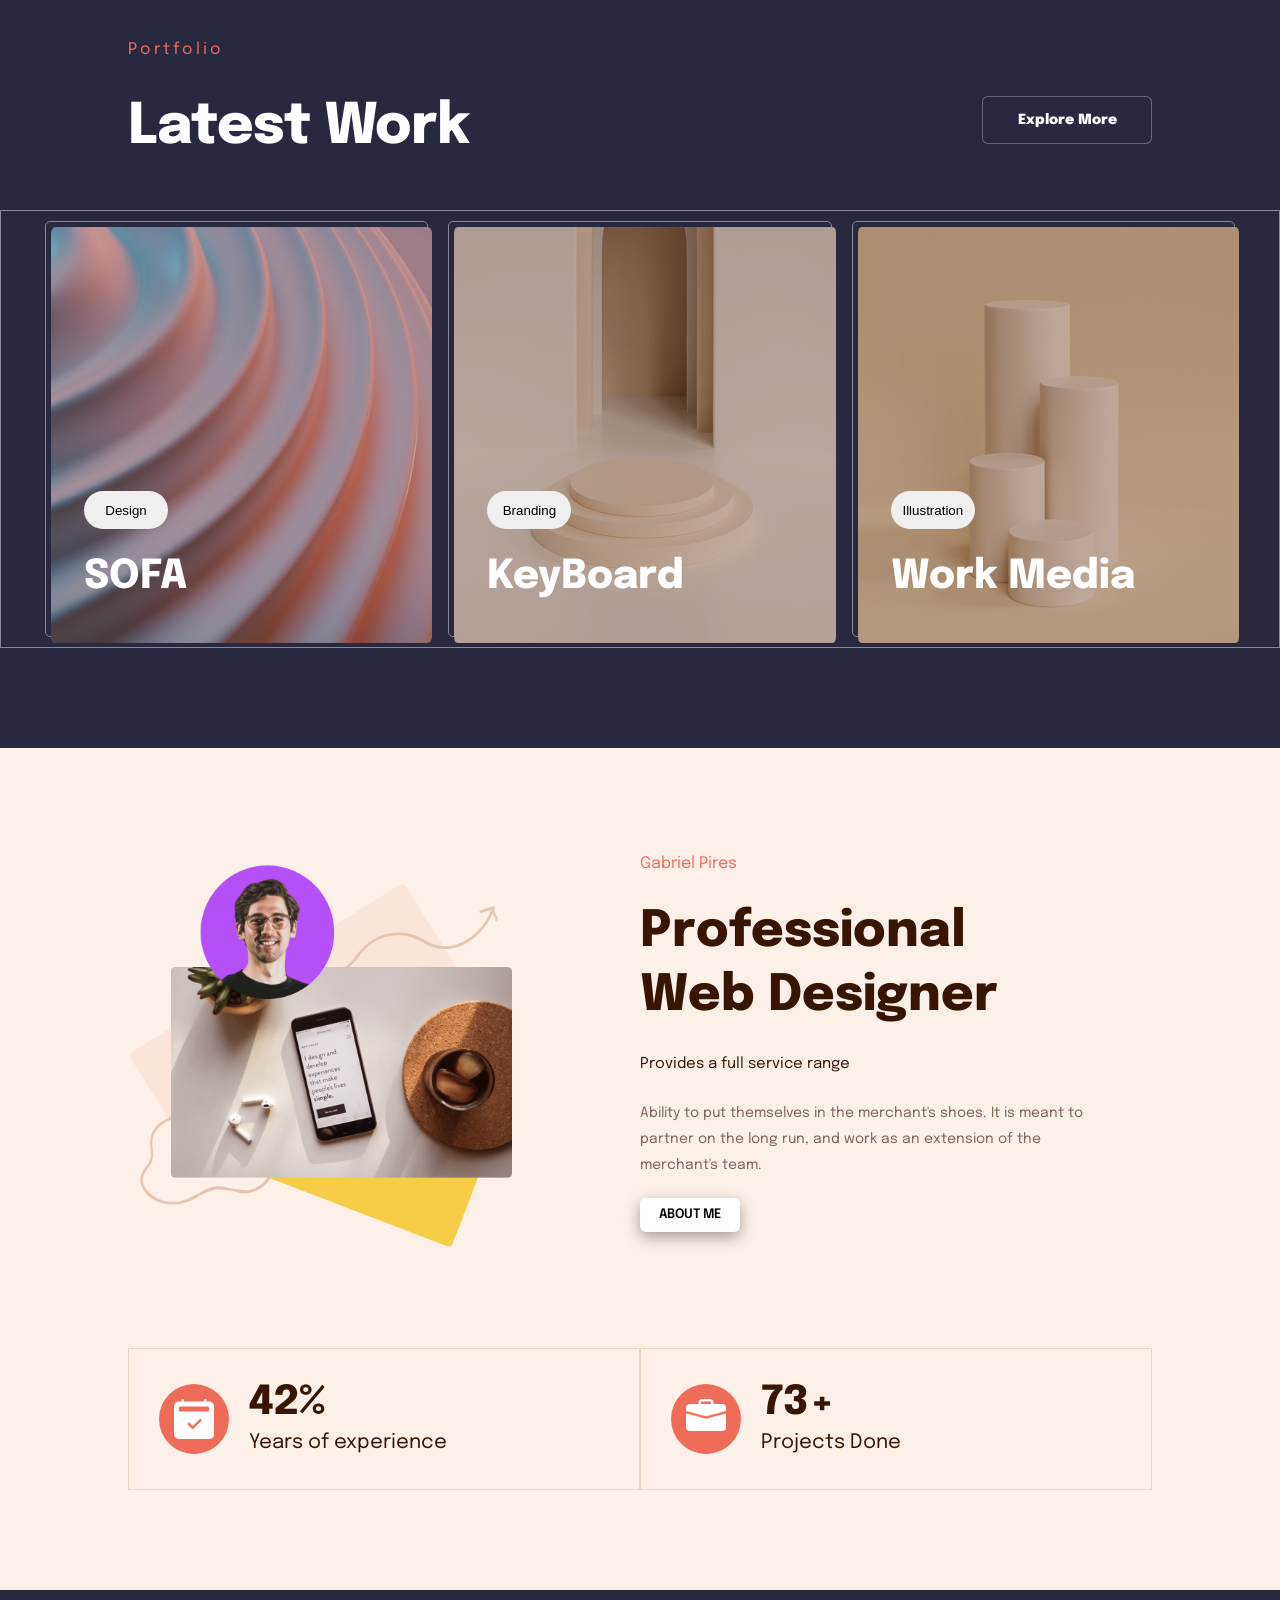
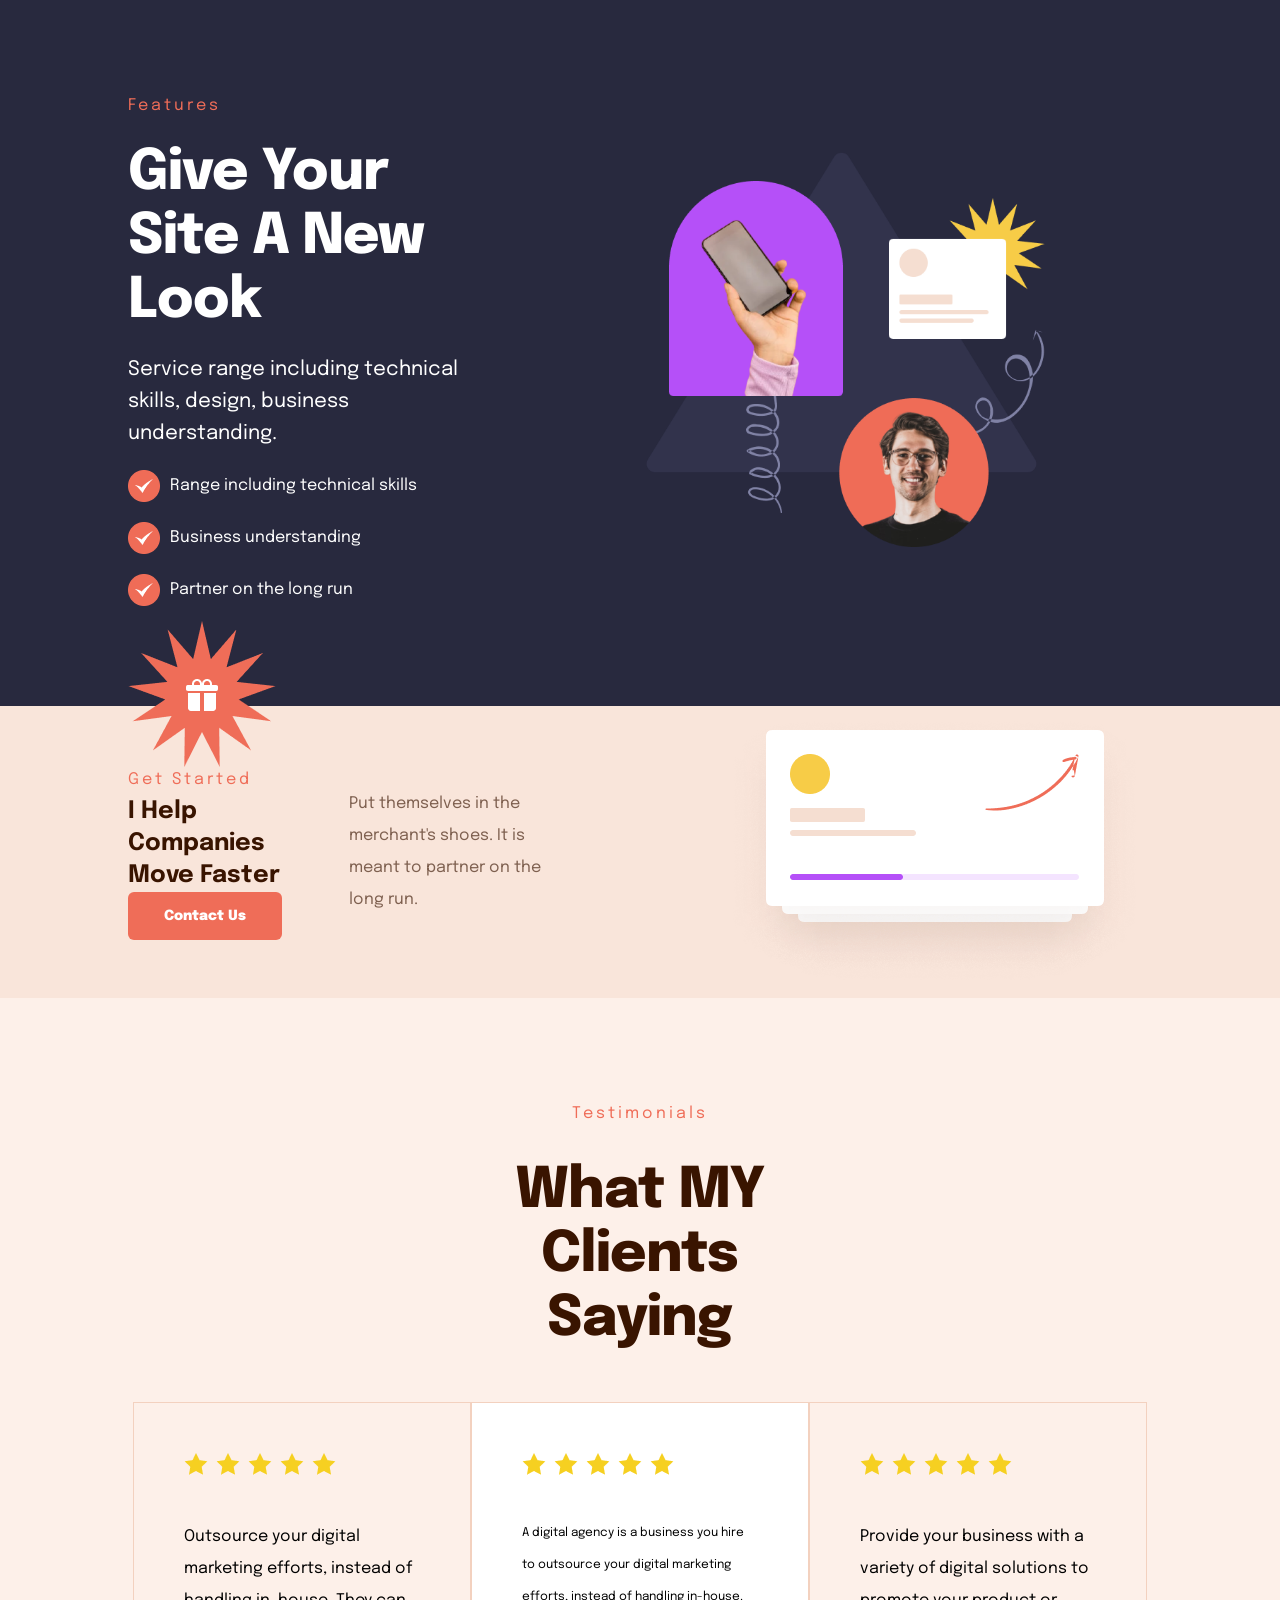
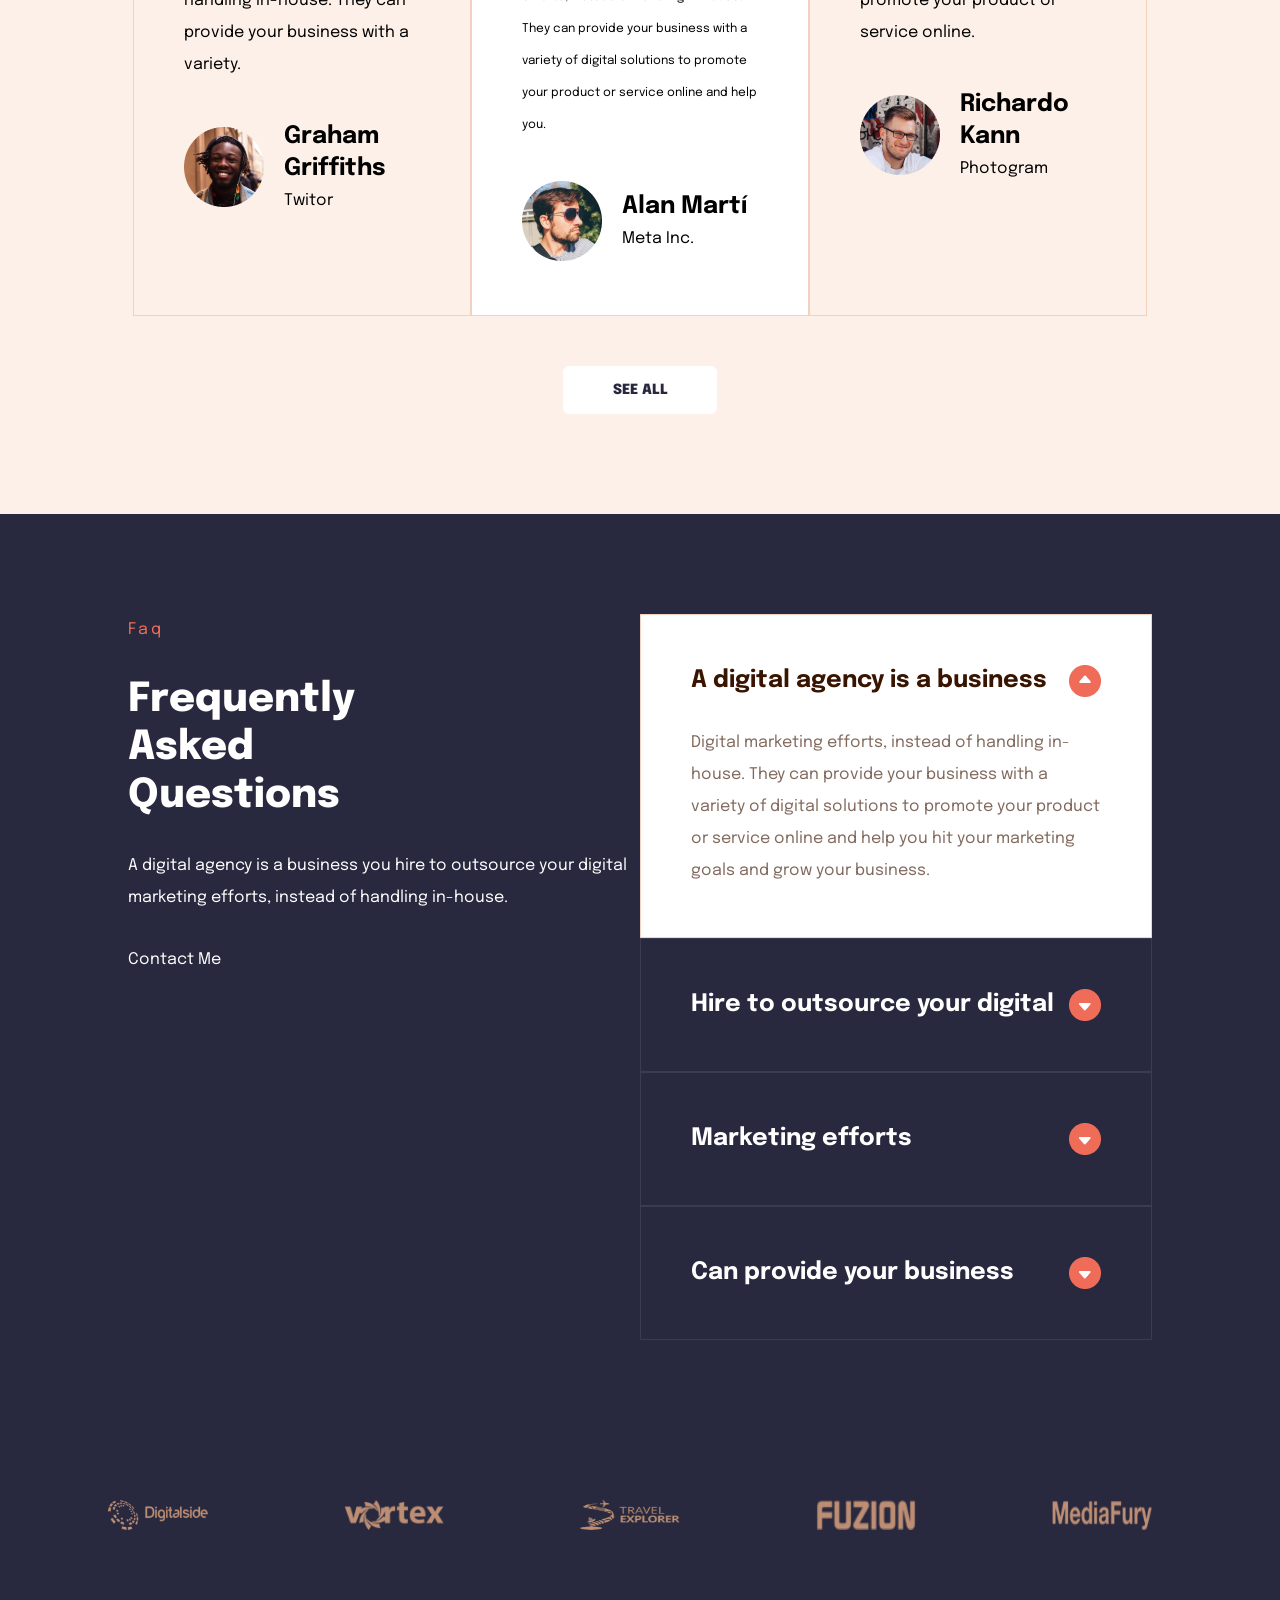
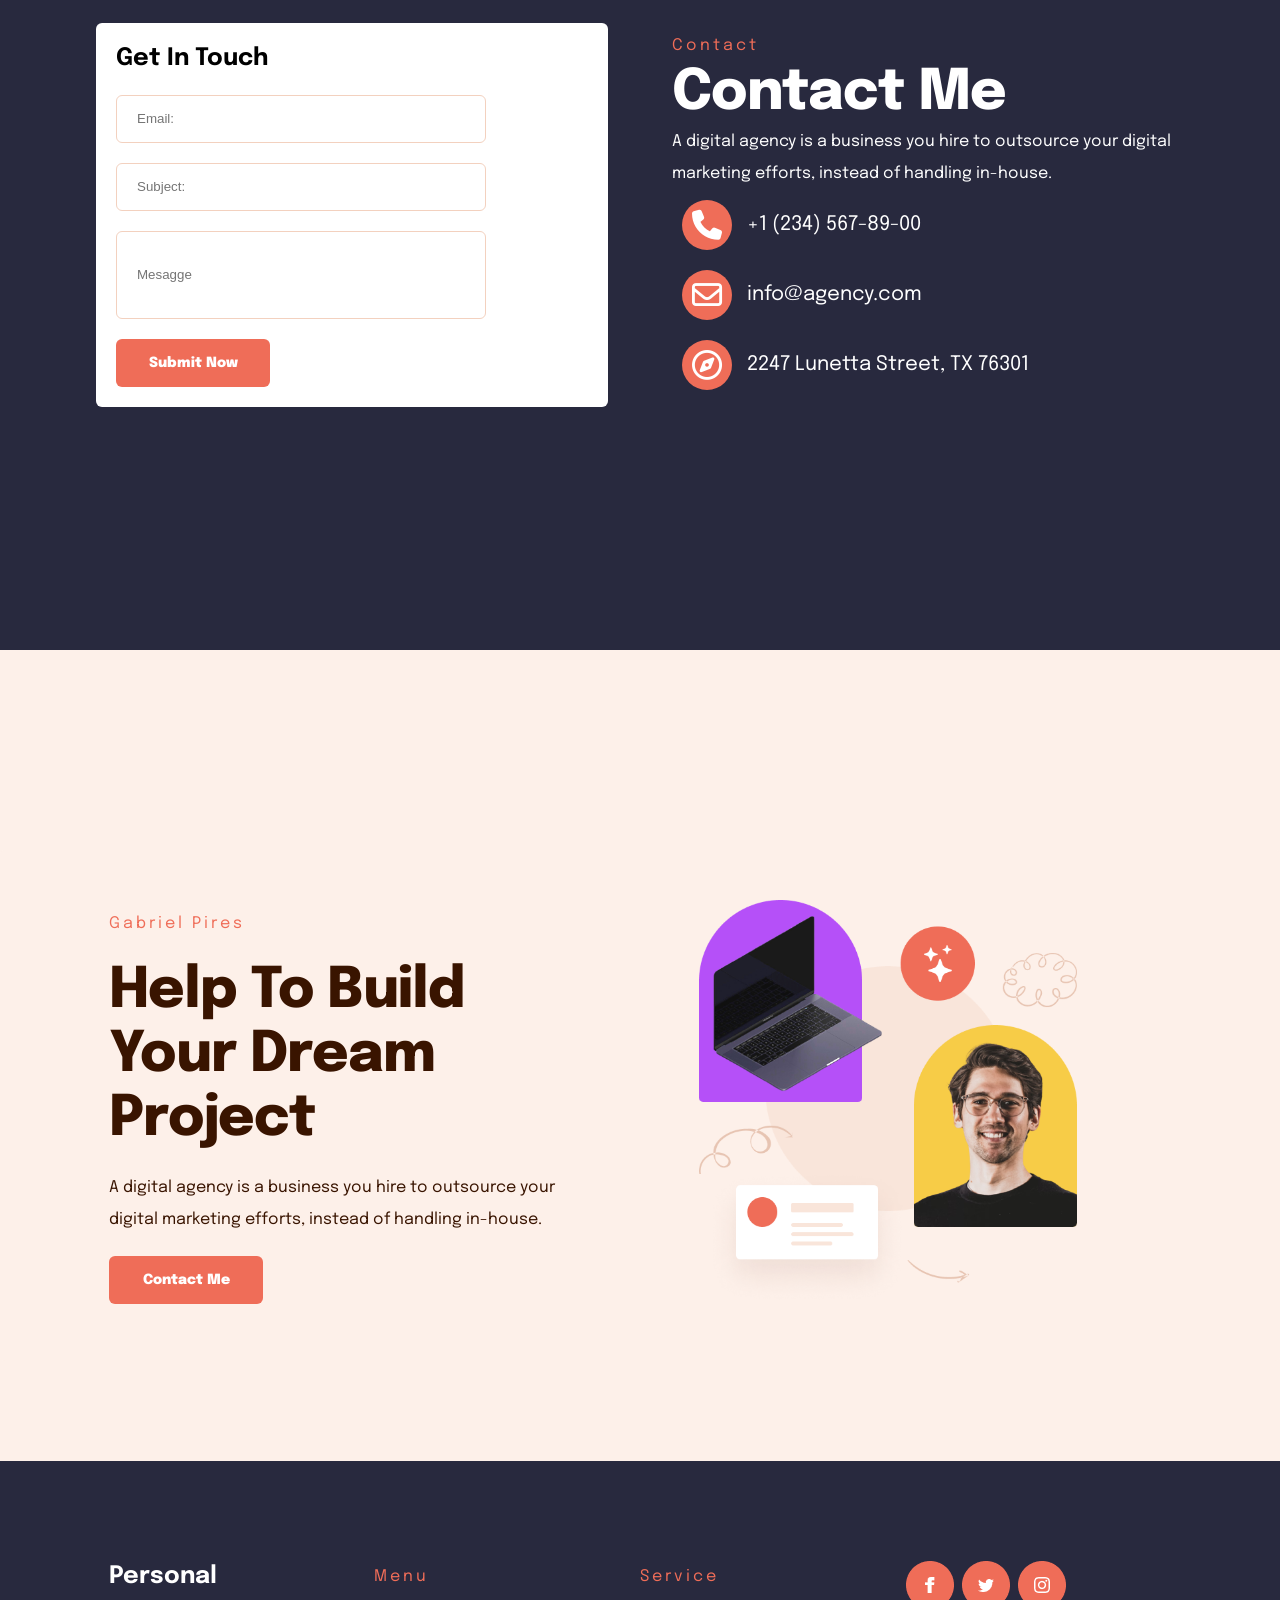
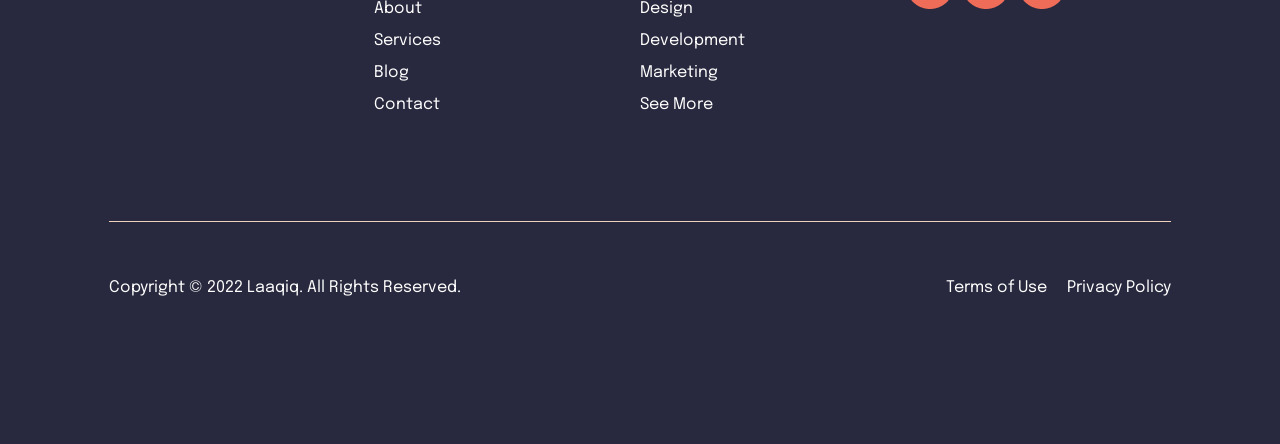
<file: personal.html>
<!DOCTYPE html>
<html lang="en">

<head>
    <meta charset="UTF-8">
    <meta http-equiv="X-UA-Compatible" content="IE=edge">
    <meta name="viewport" content="width=device-width, initial-scale=1.0">
    <title>Document</title>
    <link rel="stylesheet" href="./assets/css/main.css">
    <link rel="preconnect" href="https://fonts.googleapis.com">
    <link rel="preconnect" href="https://fonts.gstatic.com" crossorigin>
    <link
        href="https://fonts.googleapis.com/css2?family=Epilogue:ital,wght@0,100;0,200;0,300;0,400;0,500;0,600;0,700;0,800;0,900;1,100;1,200;1,300;1,400;1,500;1,600;1,700;1,800;1,900&display=swap"
        rel="stylesheet">
       <link rel="stylesheet" href="https://cdnjs.cloudflare.com/ajax/libs/font-awesome/6.4.0/css/all.min.css"
        integrity="sha512-iecdLmaskl7CVkqkXNQ/ZH/XLlvWZOJyj7Yy7tcenmpD1ypASozpmT/E0iPtmFIB46ZmdtAc9eNBvH0H/ZpiBw=="
        crossorigin="anonymous" referrerpolicy="no-referrer" />
</head>

<body>
    <header class="kate">
        <nav class="caren">
            <div class="logo">
                <img src="./assets/img/logo.png" alt="">

            </div>
            <ul>
                <li><a href="">About </a></li>
                <li><a href="">Services</a></li>
                <li><a href="">Pricing</a></li>

                <li><a href="">Blog</a></li>
            </ul>
            <div class="contact">Contact</div>
            <div class="bar"><i class="fa-solid fa-bars"></i></div>

        </nav>

    </header>
    <ul class="resp">
        <li><a href="" id="cont">Contact</a></li>
        <li><a href="">About </a></li>
        <li><a href="">Services</a></li>
        <li><a href="">Pricing</a></li>

        <li><a href="">Blog</a></li>
    </ul>
    <main>
        <section class="design_studio">
            <div class="left">

                <h3>Gabriel Pires</h3>
                <h1>The Simple,
                    Clean Designf
                </h1>
                <p>Agency provides a full service range including technical skills, design, business understanding.</p>
                <div class="button">
                    <button>How We Work</button>
                    <p>Contact Us</p>
                </div>
                <div class="meta">

                </div>

            </div>
            <div class="right">
                <img src="./assets/img/stamp.png" alt="">
            </div>
        </section>

        <section class="agency-p">
            <div class="top">
                <h5>Service</h5>
                <h3>How I Can Help 
                    You With</h3>
            </div>
            <div class="bottom">
                <div class="box">
                    <div class="image">
                        <img class="oval" src="./assets/img/Oval.png" alt="">
                        <img class="shape" src="./assets/img/Combined Shape (1).png" alt="">
                    </div>
                    <h4>Design</h4>
                    <p>Agency provides a full service range including technical skills, design.</p>
                    <div>
                        <div><i class="fa-solid fa-plus" style="color: #ff7300;"></i></div>
                        <p class="lrn">Learn More</p>
                    </div>
                    
                </div>
                <div class="box">
                    <div class="image">
                        <img class="oval" src="./assets/img/Oval.png" alt="">
                        <img class="shape" src="./assets/img/Combined Shape (2).png" alt="">
                    </div>
                    <h4>Development</h4>
                    <p>Full service range including technical skills, design, business.</p>
                    <div>
                        <div><i class="fa-solid fa-plus" style="color: #ff7300;"></i></div>
                        <p class="lrn">Discover More</p>
                    </div>
                    
                </div>
                
            </div>
            <div class="bottomb"><p>Want more service? Explore Now</p></div>
        </section>

        

        <section class="portfolio1">
            


            <div class="top">
                <div class="topa">
                    <h5>Portfolio</h5>

                <div class="port">
                    

                    <h2>Latest Work</h2>
                    <button>Explore More</button>
                </div>
                </div>
                
                

            </div>
            
            
            
            
            <div class="main1">
                <div class="box1">
                    <img src="./assets/img/pic1.png" alt="">
                    <button>Design</button>
                    <h3>SOFA</h3>
                </div>
                <div class="box1">
                    <img src="./assets/img/pic2.png" alt="">
                    <button>Branding</button>
                    <h3>KeyBoard</h3>
                </div>
                <div class="box1">
                    <img src="./assets/img/pic3.png" alt="">
                    <button>Illustration</button>
                    <h3>Work Media</h3>
                </div>
            </div>
            
            
        </section>
        <!-- about start -->
        <section class="about1">
            <div class="left">
                <img src="./assets/img/purple_boy.png" alt="">
            </div>
            <div class="right">
                <p id="abt">Gabriel Pires</p>
                <h3>Professional
                    Web Designer</h3>
                <h4>Provides a full service range</h4>
                <p>Ability to put themselves in the merchant's shoes. It is meant to partner on the long run, and work
                    as an extension of the merchant's team.</p>
                <button>About Me</button>
            </div>
        </section>

        <!-- about end -->

        <!-- icon start -->
        <section class="icoon">
            <div class="container">
                <div class="box">
                    <div class="box1">
                         <div class="iconCan">
                            <img src="./assets/img/checkbox.png" alt="">
                        </div> 
                    </div>
                    <div class="box2">
                        <h3>42%</h3>
                        <p>Years of experience</p>
                    </div>
                </div>
                <div class="box">
                    <div class="box1">
                        <div class="iconCan">
                            <img src="./assets/img/letterbox.png" alt="">
                        </div>
                    </div>
                    <div class="box2">
                        <h3>73+</h3>
                        <p>Projects Done</p>
                    </div>
                </div>
            </div>
        </section>
        <!-- icon end -->

        <!-- featur start -->
        <section class="featur1">
            <div class="left">
                <h5>Features</h5>
                <h2>Give Your Site
                    A New Look</h2>
                <p>Service range including technical skills, design, business understanding.</p>
                <div class="tickets">
                    <div><img src="./assets/img/check.png" alt="">
                        <p>Range including technical skills</p>
                    </div>
                    <div><img src="./assets/img/check.png" alt="">
                        <p>Business understanding</p>
                    </div>
                    <div><img src="./assets/img/check.png" alt="">
                        <p>Partner on the long run</p>
                    </div>
                </div>
            </div>
            <div class="right"><img src="./assets/img/156.png" alt=""></div>
        </section>
        <!-- featur end -->

        <!-- gift start -->
        <section class="gift1">
            <div class="box">
                <div class="box1">
                    <img src="./assets/img/icon.png" alt="">
                    <h5>Get Started</h5>
                    <h4>I Help Companies
                        Move Faster</h4>
                    <button>Contact Us</button>
                </div>
                <div class="boxxx">
                    <p>Put themselves in the merchant's shoes. It is meant to partner on the long run.</p> 
                </div>
                <div class="box2">
                    <img src="./assets/img/block.png" alt="">
                </div>
                
            </div>
        </section>
        <!-- gift end -->

        <!-- client start -->
        <section class="client1">
            <div class="top">
                <h5>Testimonials</h5>
                <h2>What MY
                    Clients Saying</h2>

            </div>
            <div class="bottom">
                <div class="left">
                    
                    <div class="box">
                        <div class="starss">
                            <img src="./assets/img/stars.png" alt=""> 
                        </div>
                        <p class="text comment">Outsource your digital marketing efforts, instead of handling in-house. They can
                            provide your
                            business with a variety.</p>
                        <div class="glass">
                            <div class="pic">
                                 <img src="./assets/img/Oval (2).png" alt="" class="sekiller">  
                            </div>
                            <div class="name">
                                <h4 class="adlar">Graham Griffiths</h4>
                                <p>Twitor</p>
                            </div>
                        </div>
                    </div>

                    <div class="left_">
                        <div class="starss">
                             <img src="./assets/img/stars.png" alt="" > 
                        </div>
                        <p class="text comment">A digital agency is a business you hire to outsource your digital marketing
                            efforts, instead
                            of handling in-house. They can provide your business with a variety of digital solutions to
                            promote your product or service online and help you.</p>
                        <div class="glass">
                            <div class="pic">
                                <img src="./assets/img/Oval (1).png" alt="" class="sekiller">   
                            </div>
                            <div class="name">
                                <h4 class="adlar">Alan Martí</h4>
                                <p>Meta Inc.</p>
                            </div>
                        </div>
                    </div>

                    <div class="box">
                        <div class="starss">
                            <img src="./assets/img/stars.png" alt=""> 
                        </div>
                        <p class="text comment">Provide your business with a variety of digital solutions to promote your
                            product or service
                            online.</p>
                        <div class="glass"> 
                            <div class="pic">
                                 <img src="./assets/img/Oval (3).png" alt="" class="sekiller"> 
                            </div>
                            <div class="name">
                                <h4 class="adlar">Richardo Kann</h4>
                                <p>Photogram</p>
                            </div>
                        </div>




                    </div>


                    
                </div>
                
            </div>
            <button>SEE ALL</button>
        </section>
        <!-- client end -->

        <!--contackme-->
        <!-- asked start -->
        <section class="asked1">
            <div class="left">
                <h5>Faq</h5>
                <h3>Frequently Asked
                    Questions</h3>
                <p class="text">A digital agency is a business you hire to outsource your digital marketing efforts,
                    instead of handling in-house.</p>
                <p>Contact Me</p>
            </div>
            <div class="right">
                <div class="box">
                    <div class="box1">
                        <h4>A digital agency is a business</h4>
                        <img src="./assets/img/up.png" alt="">
                    </div>
                    <p>Digital marketing efforts, instead of handling in-house. They can provide your business with a
                        variety of digital solutions to promote your product or service online and help you hit your
                        marketing goals and grow your business.</p>
                </div>
                <div class="box2">
                    <h4>Hire to outsource your digital</h4>
                    <img src="./assets/img/down.png" alt="">
                </div>
                <div class="box2">
                    <h4>Marketing efforts</h4>
                    <img src="./assets/img/down.png" alt="">
                </div>
                <div class="box2">
                    <h4>Can provide your business</h4>
                    <img src="./assets/img/down.png" alt="">
                </div>

            </div>

        </section>
        <!-- asked end -->
        <!-- logo start -->
        <section class="logos1">
            <div class="bicmap">
                 <img src="./assets/img/Bitmap (1).png" alt=""> 
                <img src="./assets/img/Bitmap (2).png" alt="">
                <img src="./assets/img/Bitmap (3).png" alt="">
                <img src="./assets/img/Bitmap (4).png" alt="">
                <img src="./assets/img/Bitmap (5).png" alt="">
            </div>
            <div class="arrow"></div>
        </section>
        <!-- logo end -->

        <!-- form start -->
        <section class="map1">
            <div class="mid">
                <div class="get">
                    <h4>Get In Touch</h4>
                    <form  action="" class="formik">
                        <input  type="email" name="" id="email" placeholder="Email:">
                        <input  type="text" name="" id="subject" placeholder="Subject:">
                        <input  class="inp" type="text" name="" id="message" placeholder="Mesagge">
                        <button type="submit"  >Submit Now</button>
                    </form>
                </div>
                <div class="phone1">
                    <div class="texts">
                        <h5>Contact</h5>
                        <h2>Contact Me</h2>
                        <p>A digital agency is a business you hire to outsource your digital marketing efforts, instead of handling in-house.</p>
                    </div>
                    <div class="box">
                        <div>
                            <div class="logo">
                                <i class="fa-solid fa-phone" style="color: #ffffff;"></i>
                            </div>
        
                            <p>+1 (234) 567-89-00</p>
                        </div>
                        
                    </div>
        
                    <div class="box">
                        <div>
                            <div class="logo">
                                <i class="fa-regular fa-envelope"></i>
                            </div>
        
                            <p>info@agency.com</p>
                        </div>
                        
                    </div>
        
                    <div class="box">
                        <div>
                            <div class="logo">
                                <i class="fa-regular fa-compass"></i>
                            </div>
        
                            <p>2247 Lunetta Street, TX 76301</p>
                        </div>
                        
                    </div>
                </div>

            </div>
        </section>
        <!-- form end -->

        <!-- dream start -->
        <section class="dream1">
            <div class="box">
                <div class="left">
                    <h5>Gabriel Pires</h5>
                    <h2>Help To Build 
                        Your Dream 
                        Project</h2>
                    <p>A digital agency is a business you hire to outsource your digital marketing efforts, instead of
                        handling in-house.</p>
                    <button>Contact Me</button>
                </div>
                <div class="right">
                    <img src="./assets/img/256.png" alt="">
                </div>
            </div>
        </section>
        <!-- dream end -->

        <!-- footer start -->
        <section class="footer1">
            <div class="top">
                <div class="box">
                    <h4>Personal</h4>
                </div>
                <div class="box">
                    <h5>Menu</h5>
                    <p>About</p>
                    <p>Services</p>
                    <p>Blog</p>
                    <p>Contact</p>
                </div>
                <div class="box">
                    <h5>Service</h5>
                    <p>Design</p>
                    <p>Development</p>
                    <p>Marketing</p>
                    <p>See More</p>
                </div>
                <div class="box">
                    <img src="./assets/img/social.png" alt="">
                </div>
            </div>
            <div class="bottom">
                <p>Copyright © 2022 Laaqiq. All Rights Reserved.</p>
                <div>
                    <p>Terms of Use</p>
                    <p>Privacy Policy</p>
                </div>
            </div>
        </section>
        <!-- footer end -->
    </main>
    <script src="./assets/js/personal.js"></script> 
</body>
</html>
</file>
<file: assets/css/main.css>
* {
  margin: 0;
  padding: 0;
  box-sizing: border-box;
}

body {
  width: 100%;
  height: 100%;
  background-color: #28293E;
}

li, a {
  text-decoration: none;
  list-style: none;
}

.resp {
  top: 60px;
  transition: 600ms;
  z-index: 1;
  position: absolute;
  width: 0;
  height: 0;
  overflow: hidden;
  display: flex;
  flex-direction: column;
  align-items: center;
  justify-content: center;
  background-color: black;
}
.resp li a {
  color: aliceblue;
  font-size: 40px;
}

.responsive {
  width: 100%;
  height: 100%;
  overflow: visible;
}

.header_bg {
  background-color: black;
}

nav ul li a {
  font-family: "Epilogue";
  font-style: normal;
  font-weight: 300;
  font-size: 15px;
  line-height: 32px;
  color: #f3f1f1;
  text-align: center;
}
nav .contact {
  font-family: "Epilogue", sans-serif;
  font-size: 14px;
  font-weight: 700;
  line-height: 14px;
  letter-spacing: 0px;
  text-align: center;
  color: #FFFFFF;
}

main .modern_studio .left h3 {
  font-family: "Epilogue";
  font-style: normal;
  font-weight: 400;
  font-size: 13px;
  line-height: 32px;
  color: #EF6D58;
}
main .modern_studio .left h1 {
  font-family: "Epilogue";
  font-style: normal;
  font-weight: 600;
  font-size: 60px;
  line-height: 60px;
  width: 65%;
  color: #FFFFFF;
}
main .modern_studio .left p {
  font-family: "Epilogue";
  font-style: normal;
  font-weight: 300;
  font-size: 11px;
  letter-spacing: 1px;
  width: 60%;
  line-height: 32px;
  color: rgba(255, 255, 255, 0.64);
}
main .modern_studio .left .button button {
  font-family: "Epilogue";
  font-style: normal;
  font-weight: 400;
  font-size: 10px;
  line-height: 14px;
  text-align: center;
  text-transform: uppercase;
  color: #FFFFFF;
}
main .modern_studio .left .button p {
  font-family: "Epilogue";
  font-style: normal;
  font-weight: 300;
  font-size: 11px;
  color: #FFFFFF;
}
main .modern_studio .left .meta div p {
  font-family: "Epilogue";
  font-style: normal;
  font-weight: 400;
  font-size: 12px;
  letter-spacing: 1px;
  line-height: 32px;
  color: rgba(255, 255, 255, 0.64);
}
main .modern_studio .left .meta div h6 {
  font-family: "Epilogue";
  font-style: normal;
  font-weight: 400;
  font-size: 13px;
  line-height: 32px;
  color: #FFFFFF;
}

nav {
  display: flex;
  justify-content: space-between;
  align-items: center;
}
nav ul {
  display: flex;
  gap: 60px;
}
nav .contact {
  border: 1px solid #6d6a6a;
  border-radius: 6px;
  width: 108px;
  height: 34px;
  display: flex;
  align-items: center;
  justify-content: center;
}
nav .bar {
  display: none;
}

@media screen and (max-width: 768px) {
  nav ul, nav .contact {
    display: none;
  }
  nav .bar {
    display: block;
    width: 60px;
    height: 60px;
    border-radius: 5px;
    border: 1px solid white;
    display: flex;
    justify-content: center;
    align-items: center;
  }
  nav .bar i {
    font-size: 30px;
    color: aliceblue;
  }
}
header {
  transition: 600ms;
  width: 100%;
  height: 100%;
  padding: 16px 60px;
}

@media screen and (max-width: 480px) {
  header {
    padding: 0 20px;
  }
}
main {
  width: 100%;
  padding-top: 100px;
  margin-bottom: 40px;
}
main .modern_studio {
  width: 100%;
  display: flex;
  padding: 0 60px 0 60px;
}
main .modern_studio .left {
  width: 50%;
  display: flex;
  flex-direction: column;
  justify-content: center;
  gap: 20px;
  position: relative;
}
main .modern_studio .left #star {
  position: absolute;
  right: 260px;
  top: 70px;
  width: 120px;
  z-index: -1;
}
main .modern_studio .left .button {
  display: flex;
  gap: 40px;
}
main .modern_studio .left .button button {
  background: #EF6D58;
  width: 100px;
  height: 34px;
  border: 0px;
  border-radius: 6px;
}
main .modern_studio .left .meta {
  display: flex;
  gap: 20px;
  align-items: center;
}
main .modern_studio .left .meta div {
  display: flex;
  flex-direction: column;
}
main .modern_studio .left .meta div p {
  width: 100%;
}
main .modern_studio .left .meta img {
  width: 40px;
  height: 40px;
}
main .modern_studio .right {
  width: 50%;
}
main .modern_studio .right img {
  width: 70%;
}
main .logos {
  padding: 60px 60px 0 60px;
  width: 100%;
  display: flex;
  flex-direction: column;
  gap: 20px;
  background-color: rgb(253, 240, 233);
}
main .logos .bicmap {
  width: 100%;
  display: flex;
  justify-content: space-between;
}
main .logos .bicmap img {
  width: 100px;
  height: 40px;
}
main .logos .arrow {
  height: 1px;
  width: 100%;
  background-color: #F3D1BF;
}
main .about {
  padding-top: 100px;
  padding-bottom: 100px;
  display: flex;
  background-color: rgb(253, 240, 233);
}
main .about .left {
  display: flex;
  justify-content: center;
  align-items: center;
  width: 50%;
}
main .about .left img {
  width: 60%;
}
main .about .right {
  width: 50%;
  display: flex;
  flex-direction: column;
  gap: 20px;
}
main .about .right #abt {
  font-family: "Epilogue";
  font-style: normal;
  font-weight: 400;
  font-size: 16px;
  line-height: 32px;
  color: #EF6D58;
}
main .about .right h3 {
  font-family: "Epilogue";
  font-style: normal;
  font-weight: 800;
  font-size: 50px;
  line-height: 64px;
  color: #391400;
  width: 70%;
}
main .about .right h4 {
  font-family: "Epilogue";
  font-style: normal;
  font-weight: 400;
  font-size: 15px;
  line-height: 32px;
  color: #391400;
}
main .about .right p {
  font-family: "Epilogue";
  font-style: normal;
  font-weight: 400;
  font-size: 14px;
  line-height: 26px;
  color: rgba(57, 20, 0, 0.64);
  width: 70%;
}
main .about .right button {
  font-family: "Epilogue";
  font-style: normal;
  font-weight: 600;
  font-size: 13px;
  line-height: 14px;
  text-align: center;
  text-transform: uppercase;
  background: #FFFFFF;
  width: 100px;
  height: 34px;
  border: 0px;
  border-radius: 6px;
  box-shadow: rgba(0, 0, 0, 0.35) 0px 5px 15px;
}
main .experience {
  padding-top: 100px;
  padding-bottom: 100px;
  background-color: rgb(253, 240, 233);
  display: flex;
  flex-direction: column;
  align-items: center;
  justify-content: center;
}
main .experience .top {
  display: flex;
  width: 100%;
  justify-content: center;
}
main .experience .top div {
  width: 25%;
  border: 1px solid rgb(243, 209, 191);
  padding-left: 48px;
  padding-top: 45px;
  padding-right: 100px;
  padding-bottom: 50px;
}
main .experience .top div h5 {
  font-family: " Epilogue";
  font-size: 40px;
  font-weight: 800;
  line-height: 48px;
  letter-spacing: 0px;
  text-align: left;
  color: rgb(57, 20, 0);
}
main .experience .top div p {
  font-family: Epilogue;
  font-size: 20px;
  font-weight: 400;
  line-height: 32px;
  letter-spacing: 0px;
  text-align: left;
  color: #391400;
}
main .experience .bottom {
  width: 100%;
  padding-top: 100px;
  padding-bottom: 100px;
  display: flex;
  justify-content: center;
}
main .experience .bottom .left {
  width: 38%;
  display: flex;
  flex-direction: column;
  gap: 20px;
}
main .experience .bottom .left #how {
  font-family: Epilogue;
  font-size: 16px;
  font-weight: 400;
  line-height: 32px;
  letter-spacing: 3px;
  text-align: left;
  color: rgb(239, 109, 88);
}
main .experience .bottom .left h6 {
  width: 60%;
  font-family: Epilogue;
  font-size: 40px;
  font-weight: 800;
  line-height: 48px;
  letter-spacing: 0px;
  text-align: left;
  color: rgb(57, 20, 0);
}
main .experience .bottom .left p {
  width: 60%;
  font-family: Epilogue;
  font-size: 16px;
  font-weight: 400;
  line-height: 32px;
  letter-spacing: 0px;
  text-align: left;
  color: rgba(57, 20, 0, 0.64);
}
main .experience .bottom .left #read {
  font-family: Epilogue;
  font-size: 16px;
  font-weight: 400;
  line-height: 32px;
  letter-spacing: 0px;
  text-align: left;
  color: rgb(57, 20, 0);
}
main .experience .bottom .right {
  width: 38%;
}
main .experience .bottom .right div {
  display: flex;
  align-items: center;
  gap: 40px;
}
main .experience .bottom .right div #numbers {
  font-family: Epilogue;
  font-size: 72px;
  font-weight: 800;
  line-height: 80px;
  letter-spacing: -2px;
  text-align: left;
  color: rgb(57, 20, 0);
}
main .experience .bottom .right div #full {
  font-family: Epilogue;
  font-size: 24px;
  font-weight: 700;
  line-height: 32px;
  letter-spacing: 0px;
  text-align: left;
  color: rgb(57, 20, 0);
}
main .experience .line {
  width: 90%;
  background: rgb(243, 209, 191);
  height: 1px;
}
main .video {
  width: 100%;
  padding-bottom: 100px;
  background-color: rgb(253, 240, 233);
  display: flex;
  align-items: center;
  justify-content: end;
  gap: 5%;
}
main .video .left {
  width: 570px;
  height: 368px;
  position: relative;
}
main .video .left .scene {
  width: 570px;
  height: 368px;
  position: absolute;
  z-index: 0;
}
main .video .left .play {
  position: absolute;
  left: 35%;
  top: 30%;
  z-index: 1;
}
main .video .left .time {
  bottom: 5%;
  left: 5%;
  position: absolute;
}
main .video .right {
  display: flex;
  flex-direction: column;
  gap: 20px;
  width: 50%;
}
main .video .right #vid {
  font-family: Epilogue;
  font-size: 16px;
  font-weight: 400;
  line-height: 32px;
  letter-spacing: 3px;
  text-align: left;
  color: rgb(239, 109, 88);
}
main .video .right h6 {
  width: 55%;
  font-family: Epilogue;
  font-size: 40px;
  font-weight: 800;
  line-height: 48px;
  letter-spacing: 0px;
  text-align: left;
  color: rgb(57, 20, 0);
}
main .video .right p {
  width: 55%;
  font-family: Epilogue;
  font-size: 16px;
  font-weight: 400;
  line-height: 32px;
  letter-spacing: 0px;
  text-align: left;
  color: rgba(57, 20, 0, 0.64);
}
main .featur {
  width: 100%;
  background-color: rgb(253, 240, 233);
  display: flex;
  justify-content: center;
  align-items: center;
  padding-bottom: 200px;
}
main .featur .left {
  display: flex;
  flex-direction: column;
  gap: 20px;
  width: 40%;
}
main .featur .left h5 {
  font-family: Epilogue;
  font-size: 16px;
  font-weight: 400;
  line-height: 32px;
  letter-spacing: 3px;
  text-align: left;
  color: #EF6D58;
}
main .featur .left h2 {
  width: 60%;
  font-family: Epilogue;
  font-size: 56px;
  font-weight: 800;
  line-height: 64px;
  letter-spacing: -1px;
  text-align: left;
  color: #391400;
}
main .featur .left p {
  width: 65%;
  font-family: Epilogue;
  font-size: 20px;
  font-weight: 400;
  line-height: 32px;
  letter-spacing: 0px;
  text-align: left;
  color: #391400;
}
main .featur .left .tickets {
  display: flex;
  flex-direction: column;
  gap: 20px;
}
main .featur .left .tickets div {
  display: flex;
  align-items: center;
  gap: 10px;
}
main .featur .left .tickets div p {
  font-family: Epilogue;
  font-size: 16px;
  font-weight: 400;
  line-height: 32px;
  letter-spacing: 0px;
  text-align: left;
  color: rgba(57, 20, 0, 0.64);
}
main .featur .right {
  width: 40%;
}
main .featur .right img {
  width: 80%;
}
main .prof {
  width: 100%;
  display: flex;
  background-color: rgb(253, 240, 233);
  align-items: center;
  justify-content: center;
  padding-bottom: 100px;
}
main .prof .left {
  width: 40%;
}
main .prof .left h5 {
  font-family: Epilogue;
  font-size: 16px;
  font-weight: 400;
  line-height: 32px;
  letter-spacing: 3px;
  text-align: left;
  color: #EF6D58;
}
main .prof .left p {
  width: 60%;
  font-family: Epilogue;
  font-size: 20px;
  font-weight: 400;
  line-height: 32px;
  letter-spacing: 0px;
  text-align: left;
  color: #391400;
}
main .prof .left .read {
  font-family: Epilogue;
  font-size: 16px;
  font-weight: 400;
  line-height: 32px;
  letter-spacing: 0px;
  text-align: left;
  color: #391400;
}
main .prof .right {
  width: 40%;
  display: flex;
  align-items: flex-end;
}
main .prof .right .scope {
  width: 45%;
  background-color: #FFFFFF;
  padding: 50px;
  border: 1px solid rgb(243, 209, 191);
  border-radius: 5px;
  display: flex;
  gap: 50px;
  flex-direction: column;
}
main .prof .right .scope div {
  position: relative;
  height: 70px;
  width: 70px;
}
main .prof .right .scope div .img1 {
  position: absolute;
  width: 70px;
}
main .prof .right .scope div .img2 {
  position: absolute;
  width: 25px;
  left: 30%;
  top: 30%;
}
main .prof .right .scope h4 {
  font-family: Epilogue;
  font-size: 24px;
  font-weight: 700;
  line-height: 32px;
  letter-spacing: 0px;
  text-align: left;
  color: #391400;
}
main .prof .right .scope p {
  width: 69%;
  font-family: Epilogue;
  font-size: 16px;
  font-weight: 400;
  line-height: 32px;
  letter-spacing: 0px;
  text-align: left;
  color: #391400;
}
main .prof .right .acces {
  width: 45%;
  padding: 50px;
  height: 70%;
  gap: 50px;
  display: flex;
  flex-direction: column;
  justify-content: center;
  border: 1px solid rgb(243, 209, 191);
  border-radius: 5px;
}
main .prof .right .acces h4 {
  font-family: Epilogue;
  font-size: 24px;
  font-weight: 700;
  line-height: 32px;
  letter-spacing: 0px;
  text-align: left;
  color: #391400;
}
main .prof .right .acces p {
  width: 70%;
  font-family: Epilogue;
  font-size: 16px;
  font-weight: 400;
  line-height: 32px;
  letter-spacing: 0px;
  text-align: left;
  color: #391400;
}
main .service {
  background-color: rgb(253, 240, 233);
  display: flex;
  justify-content: center;
  align-items: center;
  gap: 5%;
  padding-bottom: 100px;
}
main .service .left {
  width: 40%;
}
main .service .left img {
  width: 80%;
}
main .service .right {
  width: 40%;
  justify-content: center;
  gap: 30px;
  display: flex;
  flex-direction: column;
}
main .service .right h5 {
  font-family: Epilogue;
  font-size: 16px;
  font-weight: 400;
  line-height: 32px;
  letter-spacing: 3px;
  text-align: left;
  color: #EF6D58;
}
main .service .right h2 {
  width: 75%;
  font-family: Epilogue;
  font-size: 56px;
  font-weight: 800;
  line-height: 64px;
  letter-spacing: -1px;
  text-align: left;
  color: #391400;
}
main .service .right p {
  width: 75%;
  font-family: Epilogue;
  font-size: 20px;
  font-weight: 400;
  line-height: 32px;
  letter-spacing: 0px;
  text-align: left;
  color: #391400;
}
main .service .right button {
  height: 48px;
  width: 138px;
  left: 0px;
  top: 0px;
  border: 0px solid;
  border-radius: 6px;
  font-family: Epilogue;
  font-size: 14px;
  font-weight: 900;
  line-height: 14px;
  letter-spacing: 0px;
  text-align: center;
  color: rgb(57, 20, 0);
  background-color: #FFFFFF;
  box-shadow: rgba(0, 0, 0, 0.35) 0px 5px 15px;
}
main .service .right .blonde {
  display: flex;
  flex-direction: column;
  justify-content: center;
}
main .service .right .blonde .jenny {
  font-family: Epilogue;
  font-size: 16px;
  font-weight: 400;
  line-height: 32px;
  letter-spacing: 0px;
  text-align: left;
  color: #391400;
  padding-left: 75px;
}
main .service .right .blonde div {
  display: flex;
  align-items: center;
  gap: 15px;
}
main .service .right .blonde div p {
  width: 40%;
  font-family: Epilogue;
  font-size: 14px;
  font-weight: 400;
  line-height: 24px;
  letter-spacing: 0px;
  text-align: left;
  color: rgba(57, 20, 0, 0.64);
}
main .agency {
  background-color: rgb(253, 240, 233);
  display: flex;
  flex-direction: column;
  justify-content: center;
  align-items: center;
  gap: 40px;
  padding-bottom: 100px;
}
main .agency .top {
  align-self: start;
  padding-left: 8%;
  display: flex;
  flex-direction: column;
  gap: 20px;
}
main .agency .top h5 {
  font-family: Epilogue;
  font-size: 16px;
  font-weight: 400;
  line-height: 32px;
  letter-spacing: 3px;
  text-align: left;
  color: #EF6D58;
}
main .agency .top h3 {
  font-family: Epilogue;
  font-size: 40px;
  font-weight: 800;
  line-height: 48px;
  letter-spacing: 0px;
  text-align: left;
  color: #391400;
  width: 70%;
}
main .agency .bottom {
  display: flex;
  justify-content: center;
  align-items: center;
}
main .agency .bottom .box {
  border: 1px solid rgb(243, 209, 191);
  border-radius: 5px;
  padding: 50px;
  width: 30%;
  display: flex;
  flex-direction: column;
  gap: 30px;
}
main .agency .bottom .box .image {
  width: 70px;
  height: 70px;
  position: relative;
}
main .agency .bottom .box .image .oval {
  width: 70px;
  position: absolute;
  z-index: 0;
}
main .agency .bottom .box .image .shape {
  position: absolute;
  width: 25px;
  left: 30%;
  top: 30%;
}
main .agency .bottom .box h4 {
  font-family: Epilogue;
  font-size: 24px;
  font-weight: 700;
  line-height: 32px;
  letter-spacing: 0px;
  text-align: left;
  color: #391400;
}
main .agency .bottom .box p {
  width: 80%;
  font-family: Epilogue;
  font-size: 16px;
  font-weight: 400;
  line-height: 32px;
  letter-spacing: 0px;
  text-align: left;
  color: rgba(57, 20, 0, 0.64);
}
main .agency .bottom .box .lrn {
  font-family: Epilogue;
  font-size: 16px;
  font-weight: 400;
  line-height: 32px;
  letter-spacing: 0px;
  text-align: left;
  color: rgb(57, 20, 0);
}
main .portfolio {
  display: flex;
  flex-direction: column;
  gap: 50px;
}
main .portfolio nav {
  display: none;
  width: 25%;
  justify-content: space-between;
  margin-left: 38%;
  background-color: #FFFFFF;
  padding: 10px;
  border: 0px solid white;
  border-radius: 5px;
}
main .portfolio nav div {
  display: flex;
  justify-content: center;
  align-items: center;
  width: 40px;
  height: 40px;
}
main .portfolio nav div img {
  width: 20px;
}
main .portfolio .category1 {
  width: 100%;
  display: flex;
  align-items: center;
  justify-content: center;
  flex-direction: column;
  display: none;
  gap: 30px;
}
main .portfolio .category1 p {
  font-family: Epilogue;
  font-size: 16px;
  font-weight: 400;
  line-height: 32px;
  letter-spacing: 0px;
  text-align: left;
  color: rgba(255, 255, 255, 0.64);
}
main .portfolio .category2 {
  display: flex;
}
main .portfolio div h5 {
  font-family: Epilogue;
  font-size: 16px;
  font-weight: 400;
  line-height: 32px;
  letter-spacing: 3px;
  text-align: center;
  color: #EF6D58;
}
main .portfolio div h2 {
  font-family: Epilogue;
  font-size: 56px;
  font-weight: 800;
  line-height: 64px;
  letter-spacing: -1px;
  text-align: center;
  color: rgb(255, 255, 255);
}
main .portfolio .category {
  display: flex;
  justify-content: center;
  gap: 5%;
}
main .portfolio .category p {
  font-family: Epilogue;
  font-size: 16px;
  font-weight: 400;
  line-height: 32px;
  letter-spacing: 0px;
  text-align: left;
  color: rgba(255, 255, 255, 0.64);
}
main .portfolio .main1 {
  width: 100%;
  display: flex;
  justify-content: center;
  gap: 50px;
}
main .portfolio .main1 .box1 {
  position: relative;
  width: 30%;
  height: 416;
}
main .portfolio .main1 .box1 img {
  position: absolute;
  z-index: 0;
  width: 100%;
  height: 416px;
}
main .portfolio .main1 .box1 button {
  height: 38px;
  width: 84px;
  left: 183px;
  top: 6736px;
  border-radius: 0px;
  border: 0px solid white;
  border-radius: 20px;
  position: absolute;
  top: 65%;
  left: 10%;
}
main .portfolio .main1 .box1 h3 {
  font-family: Epilogue;
  font-size: 40px;
  font-weight: 800;
  line-height: 48px;
  letter-spacing: 0px;
  text-align: left;
  color: #FFFFFF;
  position: absolute;
  top: 80%;
  left: 10%;
}
main .portfolio .main1 .box2 {
  position: relative;
  width: 50%;
  height: 416px;
}
main .portfolio .main1 .box2 img {
  width: 100%;
  height: 416px;
}
main .portfolio .main1 .box2 button {
  height: 38px;
  width: 84px;
  left: 183px;
  top: 6736px;
  border-radius: 0px;
  border: 0px solid white;
  border-radius: 20px;
  position: absolute;
  top: 65%;
  left: 10%;
}
main .portfolio .main1 .box2 h3 {
  font-family: Epilogue;
  font-size: 40px;
  font-weight: 800;
  line-height: 48px;
  letter-spacing: 0px;
  text-align: left;
  color: #FFFFFF;
  position: absolute;
  top: 80%;
  left: 10%;
}
main .portfolio .main2 {
  justify-content: center;
  width: 100%;
  display: flex;
  gap: 50px;
}
main .portfolio .main2 .box3 {
  position: relative;
  width: 50%;
  height: 416px;
}
main .portfolio .main2 .box3 img {
  width: 100%;
  height: 416px;
}
main .portfolio .main2 .box3 button {
  height: 38px;
  width: 84px;
  left: 183px;
  top: 6736px;
  border-radius: 0px;
  border: 0px solid white;
  border-radius: 20px;
  position: absolute;
  top: 65%;
  left: 10%;
}
main .portfolio .main2 .box3 h3 {
  font-family: Epilogue;
  font-size: 40px;
  font-weight: 800;
  line-height: 48px;
  letter-spacing: 0px;
  text-align: left;
  color: #FFFFFF;
  position: absolute;
  top: 80%;
  left: 10%;
}
main .portfolio .main2 .box4 {
  position: relative;
  width: 30%;
  height: 416;
}
main .portfolio .main2 .box4 img {
  width: 100%;
  height: 416px;
}
main .portfolio .main2 .box4 button {
  height: 38px;
  width: 84px;
  left: 183px;
  top: 6736px;
  border-radius: 0px;
  border: 0px solid white;
  border-radius: 20px;
  position: absolute;
  top: 65%;
  left: 10%;
}
main .portfolio .main2 .box4 h3 {
  font-family: Epilogue;
  font-size: 40px;
  font-weight: 800;
  line-height: 48px;
  letter-spacing: 0px;
  text-align: left;
  color: #FFFFFF;
  position: absolute;
  top: 80%;
  left: 10%;
}
main .portfolio .btn {
  display: flex;
  align-items: center;
  justify-content: center;
}
main .portfolio .btn button {
  height: 48px;
  width: 170px;
  left: 635px;
  top: 7408px;
  border-radius: 20px;
  background-color: rgba(0, 0, 0, 0);
  border: 1px solid white;
  font-family: Epilogue;
  font-size: 14px;
  font-weight: 900;
  line-height: 14px;
  letter-spacing: 0px;
  text-align: center;
  color: #FFFFFF;
}

@media screen and (max-width: 768px) {
  main {
    padding-top: 60px;
  }
  main .modern_studio {
    flex-direction: column-reverse;
    padding: 0 20px 0 20px;
  }
  main .modern_studio .right {
    width: 100%;
  }
  main .modern_studio .right img {
    width: 100%;
    height: 100%;
  }
  main .modern_studio .left {
    width: 100%;
  }
  main .modern_studio .left h1 {
    width: 95%;
    font-size: 60px;
  }
  main .modern_studio .left p {
    width: 80%;
    font-size: 14px;
  }
  main .modern_studio .left .button {
    width: 100%;
    gap: 30px;
    padding-left: 40px;
  }
  main .modern_studio .left .button button {
    width: 150px;
    height: 40px;
  }
  main .modern_studio .left .button p {
    font-size: 14px;
  }
  main .logos {
    padding-top: 40px;
  }
  main .logos .bicmap {
    flex-wrap: wrap;
    justify-content: center;
    gap: 30px;
  }
  main .logos .bicmap img {
    width: 120px;
  }
  main .about {
    padding: 60px 20px;
    flex-direction: column;
  }
  main .about .left {
    width: 100%;
  }
  main .about .right {
    width: 100%;
  }
  main .about .right h3 {
    width: 100%;
  }
  main .about .right p {
    width: 85%;
  }
  main .experience .top {
    flex-direction: column;
  }
  main .experience .top div {
    width: 100%;
  }
  main .experience .bottom {
    flex-direction: column;
  }
  main .experience .bottom .left {
    width: 100%;
  }
  main .experience .bottom .right {
    width: 100%;
  }
  main .video {
    flex-direction: column;
    gap: 20px;
  }
  main .video .right h6 {
    width: 100%;
  }
  main .video .right p {
    width: 100%;
  }
  main .featur {
    flex-direction: column-reverse;
    justify-content: center;
    align-items: center;
  }
  main .featur .left {
    width: 50%;
  }
  main .featur .left h2 {
    width: 100%;
  }
  main .featur .left p {
    width: 100%;
  }
  main .featur .right {
    margin-right: 30%;
  }
  main .featur .right img {
    width: 160%;
  }
  main .prof {
    flex-direction: column;
    justify-content: center;
    align-items: center;
  }
  main .prof .right {
    flex-direction: column;
    justify-content: center;
    align-items: center;
  }
  main .prof .right .scope {
    width: 100%;
  }
  main .prof .right .acces {
    width: 100%;
  }
  main .service {
    flex-direction: column;
    align-items: center;
    justify-content: center;
  }
  main .service .left {
    width: 100%;
    padding-left: 10%;
  }
  main .service .right {
    padding-left: 10%;
    width: 100%;
  }
  main .agency .top {
    flex-direction: column;
  }
  main .agency .bottom {
    flex-direction: column;
  }
  main .agency .bottom .box {
    width: 100%;
  }
  main .portfolio nav {
    display: flex;
  }
  main .portfolio .category {
    display: none;
  }
  main .portfolio .main1 {
    flex-direction: column;
    justify-content: center;
    align-items: center;
  }
  main .portfolio .main1 .box1 {
    display: none;
  }
  main .portfolio .main2 {
    flex-direction: column;
    justify-content: center;
    align-items: center;
  }
  main .portfolio .main2 .box4 {
    width: 50%;
  }
}
main .gift {
  padding-top: 200px;
  padding-bottom: 200px;
  width: 100%;
  display: flex;
  justify-content: center;
}
main .gift .box {
  position: relative;
  border: 0px solid;
  border-radius: 5px;
  width: 83%;
  background-color: rgb(253, 240, 233);
  display: flex;
  justify-content: space-evenly;
  align-items: center;
}
main .gift .box .box1 h5 {
  font-family: Epilogue;
  font-size: 16px;
  font-weight: 400;
  line-height: 32px;
  letter-spacing: 3px;
  text-align: left;
  color: rgb(239, 109, 88);
}
main .gift .box .box1 h4 {
  width: 70%;
  font-family: Epilogue;
  font-size: 24px;
  font-weight: 700;
  line-height: 32px;
  letter-spacing: 0px;
  text-align: left;
  color: rgb(57, 20, 0);
}
main .gift .box .box1 button {
  font-family: Epilogue;
  font-size: 14px;
  font-weight: 900;
  line-height: 14px;
  letter-spacing: 0px;
  text-align: center;
  color: rgb(255, 255, 255);
  background-color: rgb(239, 109, 88);
  height: 48px;
  width: 154px;
  left: 0px;
  top: 0px;
  border-radius: 6px;
  border: 0px;
}
main .gift .box .box1 img {
  position: absolute;
  top: -25%;
  left: 11%;
}
main .gift .box .box2 img {
  padding-top: 70px;
  padding-right: 350px;
}
main .gift .box .box3 img {
  width: 230px;
  top: -6%;
  right: 5%;
  position: absolute;
}
main .enents1 {
  padding-bottom: 100px;
  gap: 50px;
  width: 100%;
  display: flex;
  align-items: center;
  justify-content: center;
  flex-direction: column;
}
main .enents1 button {
  font-family: Epilogue;
  font-size: 14px;
  font-weight: 900;
  line-height: 14px;
  letter-spacing: 0px;
  text-align: center;
  color: rgb(255, 255, 255);
  background-color: rgb(40, 41, 62);
  height: 48px;
  width: 154px;
  left: 0px;
  top: 0px;
  border-radius: 6px;
  border: 1px solid white;
}
main .enents1 .top {
  width: 83%;
  display: flex;
  align-items: center;
  justify-content: center;
  flex-direction: column;
}
main .enents1 .top h5 {
  font-family: Epilogue;
  font-size: 16px;
  font-weight: 400;
  line-height: 32px;
  letter-spacing: 3px;
  text-align: center;
  color: rgb(239, 109, 88);
}
main .enents1 .top h2 {
  font-family: Epilogue;
  font-size: 56px;
  font-weight: 800;
  line-height: 64px;
  letter-spacing: -1px;
  text-align: center;
  color: rgb(255, 255, 255);
  width: 50%;
  line-height: 70px;
}
main .enents1 .bottom {
  width: 80%;
  display: flex;
  justify-content: space-between;
  align-items: center;
  gap: 20px;
}
main .enents1 .bottom .box {
  padding: 50px;
  display: flex;
  flex-direction: column;
  gap: 50px;
  border: 1px solid rgb(58, 60, 86);
}
main .enents1 .bottom .box .bottomt .bottomt1 {
  display: flex;
  align-items: center;
  gap: 10px;
}
main .enents1 .bottom .box .bottomt .bottomt1 h1 {
  font-family: Epilogue;
  font-size: 72px;
  font-weight: 800;
  line-height: 80px;
  letter-spacing: -2px;
  text-align: left;
  color: rgb(255, 255, 255);
}
main .enents1 .bottom .box .bottomt .bottomt1 h4 {
  width: 30%;
  font-family: Epilogue;
  font-size: 24px;
  font-weight: 700;
  line-height: 32px;
  letter-spacing: 0px;
  text-align: left;
  color: rgb(255, 255, 255);
}
main .enents1 .bottom .box .bottomt .bottomt2 {
  display: flex;
  gap: 10px;
}
main .enents1 .bottom .box .bottomt .bottomt2 p {
  font-family: Epilogue;
  font-size: 16px;
  font-weight: 400;
  line-height: 32px;
  letter-spacing: 0px;
  text-align: left;
  color: rgb(255, 255, 255);
}
main .enents1 .bottom .box .bottomt img {
  width: 29px;
}
main .enents1 .bottom .box .line {
  width: 100%;
  height: 1px;
  background-color: rgb(58, 60, 86);
}
main .enents1 .bottom .box .bottomb {
  display: flex;
  flex-direction: column;
  gap: 15px;
}
main .enents1 .bottom .box .bottomb h4 {
  font-family: Epilogue;
  font-size: 24px;
  font-weight: 700;
  line-height: 32px;
  letter-spacing: 0px;
  text-align: left;
  color: rgb(255, 255, 255);
}
main .enents1 .bottom .box .bottomb p {
  width: 60%;
  font-family: Epilogue;
  font-size: 16px;
  font-weight: 400;
  line-height: 32px;
  letter-spacing: 0px;
  text-align: left;
  color: rgb(255, 255, 255);
}
main .enents1 .bottom .box .bottomb .text {
  font-family: Epilogue;
  font-size: 16px;
  font-weight: 400;
  line-height: 32px;
  letter-spacing: 0px;
  text-align: left;
  color: rgb(255, 255, 255);
}
main .team {
  display: flex;
  justify-content: center;
  align-items: center;
  flex-direction: column;
  gap: 50px;
  width: 100%;
}
main .team .top {
  width: 83%;
  align-items: center;
  justify-content: space-between;
  display: flex;
}
main .team .top .left {
  display: flex;
  flex-direction: column;
  gap: 30px;
}
main .team .top h5 {
  font-family: Epilogue;
  font-size: 16px;
  font-weight: 400;
  line-height: 32px;
  letter-spacing: 3px;
  text-align: left;
  color: rgb(239, 109, 88);
}
main .team .top h2 {
  font-family: Epilogue;
  font-size: 56px;
  font-weight: 800;
  line-height: 64px;
  letter-spacing: -1px;
  text-align: left;
  color: rgb(255, 255, 255);
  width: 60%;
}
main .team .mid {
  width: 83%;
  display: flex;
  justify-content: space-between;
  flex-wrap: wrap;
}
main .team .mid .mid1 {
  display: flex;
  flex-direction: column;
  gap: 20px;
}
main .team .mid .mid1 h4 {
  font-family: Epilogue;
  font-size: 24px;
  font-weight: 700;
  line-height: 32px;
  letter-spacing: 0px;
  text-align: left;
  color: rgb(255, 255, 255);
}
main .team .mid .mid1 p {
  font-family: Epilogue;
  font-size: 16px;
  font-weight: 400;
  line-height: 32px;
  letter-spacing: 0px;
  text-align: left;
  color: rgba(255, 255, 255, 0.64);
}
main .team .mid .mid1 div {
  width: 120%;
  display: flex;
  justify-content: center;
  border: 1px solid rgb(58, 60, 86);
}
main .founder {
  padding-top: 200px;
  padding-bottom: 100px;
  width: 100%;
  display: flex;
  justify-content: end;
  gap: 11%;
  align-items: center;
}
main .founder .left {
  width: 40%;
}
main .founder .left img {
  width: 477px;
}
main .founder .right {
  width: 40%;
  position: relative;
  display: flex;
  flex-direction: column;
  gap: 20px;
}
main .founder .right h5 {
  font-family: Epilogue;
  font-size: 16px;
  font-weight: 400;
  line-height: 32px;
  letter-spacing: 3px;
  text-align: left;
  color: rgb(239, 109, 88);
}
main .founder .right h3 {
  width: 60%;
  font-family: Epilogue;
  font-size: 40px;
  font-weight: 800;
  line-height: 48px;
  letter-spacing: 0px;
  text-align: left;
  color: rgb(255, 255, 255);
}
main .founder .right p {
  font-family: Epilogue;
  font-size: 20px;
  font-weight: 400;
  line-height: 32px;
  letter-spacing: 0px;
  text-align: left;
  color: rgb(255, 255, 255);
}
main .founder .right .text {
  font-family: Epilogue;
  font-size: 14px;
  font-weight: 400;
  line-height: 24px;
  letter-spacing: 0px;
  text-align: left;
  color: rgba(255, 255, 255, 0.64);
}
main .founder .right div {
  position: absolute;
  top: 0%;
  right: 40%;
  width: 100px;
  height: 100px;
}
main .founder .right div img {
  width: 100px;
}
main .client {
  padding-top: 100px;
  padding-bottom: 100px;
  display: flex;
  flex-direction: column;
  align-items: center;
  background-color: rgb(253, 240, 233);
  width: 100%;
  gap: 50px;
}
main .client .top {
  display: flex;
  flex-direction: column;
  align-items: center;
  gap: 30px;
}
main .client .top h5 {
  font-family: Epilogue;
  font-size: 16px;
  font-weight: 400;
  line-height: 32px;
  letter-spacing: 3px;
  text-align: center;
  color: rgb(239, 109, 88);
}
main .client .top h2 {
  width: 60%;
  font-family: Epilogue;
  font-size: 56px;
  font-weight: 800;
  line-height: 64px;
  letter-spacing: -1px;
  text-align: center;
  color: rgb(57, 20, 0);
}
main .client .bottom {
  justify-content: center;
  display: flex;
}
main .client .bottom .left {
  width: 42%;
  display: flex;
  flex-direction: column;
}
main .client .bottom .left .left_ {
  border: 1px solid rgb(243, 209, 191);
  gap: 40px;
  padding: 50px;
  display: flex;
  flex-direction: column;
  align-items: flex-start;
  background-color: white;
}
main .client .bottom .left .left_ .starss {
  display: flex;
  align-items: flex-start;
  padding: 0;
}
main .client .bottom .left .left_ .text {
  width: 80%;
  font-family: Epilogue;
  font-size: 16px;
  font-weight: 400;
  line-height: 32px;
  letter-spacing: 0px;
  text-align: left;
}
main .client .bottom .left .left_ .glass {
  display: flex;
  align-items: center;
  gap: 20px;
}
main .client .bottom .left .left_ .glass .name h4 {
  font-family: Epilogue;
  font-size: 24px;
  font-weight: 700;
  line-height: 32px;
  letter-spacing: 0px;
  text-align: left;
}
main .client .bottom .left .left_ .glass .name p {
  font-family: Epilogue;
  font-size: 16px;
  font-weight: 400;
  line-height: 32px;
  letter-spacing: 0px;
  text-align: left;
}
main .client .bottom .left .box {
  border: 1px solid rgb(243, 209, 191);
  display: flex;
  flex-direction: column;
  padding: 50px;
  gap: 40px;
}
main .client .bottom .left .box .text {
  width: 80%;
  font-family: Epilogue;
  font-size: 16px;
  font-weight: 400;
  line-height: 32px;
  letter-spacing: 0px;
  text-align: left;
}
main .client .bottom .left .box .glass {
  display: flex;
  align-items: center;
  gap: 20px;
}
main .client .bottom .left .box .glass .name h4 {
  font-family: Epilogue;
  font-size: 24px;
  font-weight: 700;
  line-height: 32px;
  letter-spacing: 0px;
  text-align: left;
}
main .client .bottom .left .box .glass .name p {
  font-family: Epilogue;
  font-size: 16px;
  font-weight: 400;
  line-height: 32px;
  letter-spacing: 0px;
  text-align: left;
}
main .client .bottom .right {
  width: 42%;
  display: flex;
  flex-direction: column;
}
main .client .bottom .right .box {
  display: flex;
  flex-direction: column;
  padding: 50px;
  gap: 40px;
  border: 1px solid rgb(243, 209, 191);
}
main .client .bottom .right .box .text {
  width: 80%;
  font-family: Epilogue;
  font-size: 16px;
  font-weight: 400;
  line-height: 32px;
  letter-spacing: 0px;
  text-align: left;
}
main .client .bottom .right .box .glass {
  display: flex;
  align-items: center;
  gap: 20px;
}
main .client .bottom .right .box .glass .name h4 {
  font-family: Epilogue;
  font-size: 24px;
  font-weight: 700;
  line-height: 32px;
  letter-spacing: 0px;
  text-align: left;
}
main .client .bottom .right .box .glass .name p {
  font-family: Epilogue;
  font-size: 16px;
  font-weight: 400;
  line-height: 32px;
  letter-spacing: 0px;
  text-align: left;
}
main .client button {
  font-family: Epilogue;
  font-size: 14px;
  font-weight: 900;
  line-height: 14px;
  letter-spacing: 0px;
  text-align: center;
  background-color: rgb(255, 255, 255);
  color: rgb(40, 41, 62);
  height: 48px;
  width: 154px;
  left: 0px;
  top: 0px;
  border-radius: 6px;
  border: 1px solid white;
}
main .check {
  width: 100%;
  background-color: rgb(253, 240, 233);
  display: flex;
  flex-direction: column;
  align-items: center;
  gap: 50px;
  padding-bottom: 100px;
}
main .check .top {
  width: 83%;
}
main .check .top h5 {
  font-family: Epilogue;
  font-size: 16px;
  font-weight: 400;
  line-height: 32px;
  letter-spacing: 3px;
  text-align: left;
  color: rgb(239, 109, 88);
}
main .check .top h2 {
  font-family: Epilogue;
  font-size: 56px;
  font-weight: 800;
  line-height: 64px;
  letter-spacing: -1px;
  text-align: left;
  color: rgb(40, 41, 62);
}
main .check .bottom {
  width: 83%;
  display: flex;
  align-items: end;
}
main .check .bottom .card1 {
  gap: 20px;
  padding: 50px;
  display: flex;
  flex-direction: column;
  border: 1px solid rgb(243, 209, 191);
}
main .check .bottom .card1 h5 {
  font-family: Epilogue;
  font-size: 16px;
  font-weight: 400;
  line-height: 32px;
  letter-spacing: 3px;
  text-align: left;
  color: rgb(239, 109, 88);
}
main .check .bottom .card1 h3 {
  font-family: Epilogue;
  font-size: 40px;
  font-weight: 800;
  line-height: 48px;
  letter-spacing: 0px;
  text-align: left;
  color: rgb(57, 20, 0);
}
main .check .bottom .card1 div {
  display: flex;
  align-items: center;
  gap: 10px;
}
main .check .bottom .card1 button {
  font-family: Epilogue;
  font-size: 14px;
  font-weight: 900;
  line-height: 14px;
  letter-spacing: 0px;
  text-align: center;
  background-color: rgb(255, 255, 255);
  color: rgb(40, 41, 62);
  height: 48px;
  width: 154px;
  left: 0px;
  top: 0px;
  border-radius: 6px;
  border: 1px solid white;
}
main .check .bottom .card2 {
  background-color: white;
  gap: 20px;
  padding: 50px;
  display: flex;
  flex-direction: column;
  border: 1px solid rgb(243, 209, 191);
}
main .check .bottom .card2 .btn {
  font-family: Epilogue;
  font-size: 14px;
  font-weight: 900;
  line-height: 14px;
  letter-spacing: 0px;
  text-align: center;
  background-color: rgb(239, 109, 88);
  color: rgb(255, 255, 255);
  height: 48px;
  width: 154px;
  left: 0px;
  top: 0px;
  border-radius: 6px;
  border: 1px solid white;
}
main .check .bottom .card2 h5 {
  font-family: Epilogue;
  font-size: 16px;
  font-weight: 400;
  line-height: 32px;
  letter-spacing: 3px;
  text-align: left;
  color: rgb(239, 109, 88);
}
main .check .bottom .card2 h3 {
  font-family: Epilogue;
  font-size: 40px;
  font-weight: 800;
  line-height: 48px;
  letter-spacing: 0px;
  text-align: left;
  color: rgb(57, 20, 0);
}
main .check .bottom .card2 div {
  display: flex;
  align-items: center;
  gap: 10px;
}
main .check .bottom .card2 button {
  font-family: Epilogue;
  font-size: 14px;
  font-weight: 900;
  line-height: 14px;
  letter-spacing: 0px;
  text-align: center;
  background-color: rgb(239, 109, 88);
  color: rgb(255, 255, 255);
  height: 48px;
  width: 154px;
  left: 0px;
  top: 0px;
  border-radius: 6px;
  border: 1px solid white;
}
main .asked {
  width: 100%;
  background-color: rgb(253, 240, 233);
  display: flex;
  justify-content: center;
  align-items: start;
  padding-bottom: 100px;
}
main .asked .left {
  width: 40%;
  display: flex;
  flex-direction: column;
  gap: 30px;
}
main .asked .left h5 {
  font-family: Epilogue;
  font-size: 16px;
  font-weight: 400;
  line-height: 32px;
  letter-spacing: 3px;
  text-align: left;
  color: rgb(239, 109, 88);
}
main .asked .left h3 {
  width: 60%;
  font-family: Epilogue;
  font-size: 40px;
  font-weight: 800;
  line-height: 48px;
  letter-spacing: 0px;
  text-align: left;
  color: rgb(57, 20, 0);
}
main .asked .left .text {
  font-family: Epilogue;
  font-size: 16px;
  font-weight: 400;
  line-height: 32px;
  letter-spacing: 0px;
  text-align: left;
  color: rgb(57, 20, 0);
}
main .asked .left p {
  font-family: Epilogue;
  font-size: 16px;
  font-weight: 400;
  line-height: 32px;
  letter-spacing: 0px;
  text-align: left;
  color: rgb(57, 20, 0);
}
main .asked .right {
  width: 40%;
}
main .asked .right .box {
  background-color: white;
  padding: 50px;
  border: 1px solid rgb(243, 209, 191);
  display: flex;
  flex-direction: column;
  gap: 30px;
}
main .asked .right .box p {
  width: 100%;
  font-family: Epilogue;
  font-size: 16px;
  font-weight: 400;
  line-height: 32px;
  letter-spacing: 0px;
  text-align: left;
  color: rgba(57, 20, 0, 0.64);
}
main .asked .right .box .box1 {
  align-items: center;
  display: flex;
  justify-content: space-between;
}
main .asked .right .box .box1 h4 {
  font-family: Epilogue;
  font-size: 24px;
  font-weight: 700;
  line-height: 32px;
  letter-spacing: 0px;
  text-align: left;
  color: rgb(57, 20, 0);
}
main .asked .right .box2 {
  padding: 50px;
  border: 1px solid rgb(243, 209, 191);
  align-items: center;
  display: flex;
  justify-content: space-between;
}
main .asked .right .box2 h4 {
  font-family: Epilogue;
  font-size: 24px;
  font-weight: 700;
  line-height: 32px;
  letter-spacing: 0px;
  text-align: left;
  color: rgb(57, 20, 0);
}
main .award {
  width: 100%;
  background-color: rgb(253, 240, 233);
  display: flex;
  flex-direction: column;
  justify-content: center;
  align-items: center;
  padding-bottom: 100px;
  gap: 50px;
}
main .award h3 {
  font-family: Epilogue;
  font-size: 40px;
  font-weight: 800;
  line-height: 48px;
  letter-spacing: 0px;
  text-align: center;
}
main .award .mid {
  width: 83%;
  display: flex;
  flex-direction: column;
  gap: 50px;
}
main .award .mid .box {
  display: flex;
  justify-content: space-between;
  align-items: center;
  border-bottom: 1px solid rgb(243, 209, 191);
  border-top: 1px solid rgb(243, 209, 191);
  padding-top: 10px;
  padding-bottom: 10px;
}
main .award .mid .box div {
  display: flex;
  align-items: center;
  gap: 10px;
}
main .award .mid .box div .sofa {
  font-family: Epilogue;
  font-size: 20px;
  font-weight: 400;
  line-height: 32px;
  letter-spacing: 0px;
  text-align: left;
}
main .award .mid .box .date {
  font-family: Epilogue;
  font-size: 16px;
  font-weight: 400;
  line-height: 32px;
  letter-spacing: 0px;
  text-align: center;
}
main .award .mid .box .logo {
  display: flex;
  align-items: center;
}
main .award .mid .box .logo p {
  font-family: Epilogue;
  font-size: 16px;
  font-weight: 400;
  line-height: 32px;
  letter-spacing: 0px;
  text-align: right;
}
main .award .exp {
  font-family: Epilogue;
  font-size: 16px;
  font-weight: 400;
  line-height: 32px;
  letter-spacing: 0px;
  text-align: right;
}
main .blog {
  width: 100%;
  background-color: rgb(253, 240, 233);
  display: flex;
  flex-direction: column;
  justify-content: center;
  align-items: center;
  padding-bottom: 100px;
  gap: 50px;
}
main .blog .top {
  width: 83%;
  display: flex;
  flex-direction: column;
  gap: 20px;
  align-items: start;
  justify-content: end;
}
main .blog .top h5 {
  font-family: Epilogue;
  font-size: 16px;
  font-weight: 400;
  line-height: 32px;
  letter-spacing: 3px;
  text-align: left;
  color: rgb(239, 109, 88);
}
main .blog .top div {
  width: 100%;
  display: flex;
  justify-content: space-between;
  align-items: end;
}
main .blog .top div h2 {
  width: 30%;
  font-family: Epilogue;
  font-size: 56px;
  font-weight: 800;
  line-height: 64px;
  letter-spacing: -1px;
  text-align: left;
  color: rgb(57, 20, 0);
}
main .blog .top div button {
  font-family: Epilogue;
  font-size: 14px;
  font-weight: 900;
  line-height: 14px;
  letter-spacing: 0px;
  text-align: center;
  color: rgb(57, 20, 0);
  height: 48px;
  width: 170px;
  left: 0px;
  top: 0px;
  border-radius: 6px;
  background-color: rgb(255, 255, 255);
  border: none;
}
main .blog .bottom {
  flex-wrap: wrap;
  width: 83%;
  display: flex;
  justify-content: space-between;
  align-items: center;
  gap: 5%;
  border-bottom: 1px solid rgb(243, 209, 191);
  padding-bottom: 100px;
}
main .blog .bottom div {
  display: flex;
  flex-direction: column;
  gap: 20px;
}
main .blog .bottom div img {
  height: 224px;
  width: 370px;
  border-radius: 6px;
}
main .blog .bottom div h6 {
  font-family: Epilogue;
  font-size: 20px;
  font-weight: 400;
  line-height: 32px;
  letter-spacing: 0px;
  text-align: left;
  color: rgb(57, 20, 0);
}
main .blog .bottom div h4 {
  width: 70%;
  font-family: Epilogue;
  font-size: 24px;
  font-weight: 700;
  line-height: 32px;
  letter-spacing: 0px;
  text-align: left;
  color: rgb(57, 20, 0);
}
main .blog .bottom div p {
  font-family: Epilogue;
  font-size: 16px;
  font-weight: 400;
  line-height: 32px;
  letter-spacing: 0px;
  text-align: left;
  color: rgba(57, 20, 0, 0.64);
}
main .news {
  width: 100%;
  background-color: rgb(253, 240, 233);
  display: flex;
  justify-content: center;
  align-items: center;
  padding-bottom: 100px;
  gap: 50px;
}
main .news .news1 {
  width: 83%;
  display: flex;
  justify-content: space-between;
}
main .news .news1 h3 {
  font-family: Epilogue;
  font-size: 40px;
  font-weight: 800;
  line-height: 48px;
  letter-spacing: 0px;
  text-align: left;
  color: rgb(57, 20, 0);
}
main .news .news1 form {
  display: flex;
  gap: 40px;
}
main .news .news1 form input {
  height: 48px;
  width: 370px;
  left: 0px;
  top: 28px;
  border-radius: 6px;
  border: 1px solid rgb(243, 209, 191);
  padding-left: 20px;
}
main .news .news1 form button {
  height: 48px;
  width: 170px;
  left: 0px;
  top: 0px;
  border-radius: 6px;
  background-color: white;
  border: none;
  font-family: Epilogue;
  font-size: 14px;
  font-weight: 900;
  line-height: 14px;
  letter-spacing: 0px;
  text-align: center;
  color: rgb(57, 20, 0);
}
main .map {
  height: 720px;
  width: 100%;
  background-image: url(../img/map.png);
  background-repeat: no-repeat;
  background-size: cover;
  justify-content: center;
  align-items: center;
}
main .map .mid {
  height: 720px;
  width: 100%;
  display: flex;
  justify-content: space-evenly;
  align-items: center;
}
main .map .mid .image .img {
  height: 72px;
  width: 72px;
  border-radius: 0px;
}
main .map .mid .get {
  border-radius: 6px;
  border: none;
  display: flex;
  flex-direction: column;
  gap: 20px;
  background-color: white;
  padding: 20px;
}
main .map .mid .get h4 {
  font-family: Epilogue;
  font-size: 24px;
  font-weight: 700;
  line-height: 32px;
  letter-spacing: 0px;
  text-align: left;
  color: rgb(57, 20, 0);
}
main .map .mid .get form {
  display: flex;
  flex-direction: column;
  align-items: end;
  gap: 20px;
}
main .map .mid .get form input {
  height: 48px;
  width: 370px;
  left: 0px;
  top: 28px;
  border-radius: 6px;
  border: 1px solid rgb(243, 209, 191);
  padding-left: 20px;
}
main .map .mid .get form .inp {
  height: 88px;
  width: 370px;
  left: 0px;
  top: 28px;
  border-radius: 6px;
  border: 1px solid rgb(243, 209, 191);
}
main .map .mid .get form button {
  font-family: Epilogue;
  font-size: 14px;
  font-weight: 900;
  line-height: 14px;
  letter-spacing: 0px;
  text-align: center;
  height: 48px;
  width: 154px;
  left: 0px;
  top: 0px;
  border-radius: 6px;
  color: white;
  background-color: rgb(239, 109, 88);
  border: none;
}
main .phone {
  width: 100%;
  background-color: rgb(253, 240, 233);
  display: flex;
  justify-content: center;
  align-items: center;
  padding-bottom: 100px;
  padding-top: 100px;
}
main .phone .box {
  width: 28%;
  border: 1px solid rgb(243, 209, 191);
  padding: 30px;
  display: flex;
  flex-direction: column;
  gap: 30px;
}
main .phone .box p {
  font-family: Epilogue;
  font-size: 20px;
  font-weight: 400;
  line-height: 32px;
  letter-spacing: 0px;
  text-align: left;
  color: rgb(57, 20, 0);
}
main .phone .box div {
  display: flex;
  gap: 15px;
  align-items: center;
}
main .phone .box div h5 {
  font-family: Epilogue;
  font-size: 16px;
  font-weight: 400;
  line-height: 32px;
  letter-spacing: 3px;
  text-align: left;
  color: rgb(239, 109, 88);
}
main .phone .box div .logo {
  background-color: rgb(239, 109, 88);
  width: 60px;
  justify-content: center;
  align-items: center;
  border-radius: 50%;
  height: 60px;
  color: white;
  font-size: 30px;
}
main .dream {
  width: 100%;
  background-color: rgb(253, 240, 233);
  display: flex;
  justify-content: center;
  align-items: center;
  padding-bottom: 100px;
  padding-top: 100px;
}
main .dream .box {
  border-radius: 5px;
  padding: 50px;
  width: 83%;
  background-color: rgb(239, 109, 88);
  display: flex;
  justify-content: center;
  align-items: center;
  gap: 20%;
}
main .dream .box .left {
  width: 50%;
  display: flex;
  flex-direction: column;
  gap: 20px;
}
main .dream .box .left h2 {
  width: 85%;
  font-family: Epilogue;
  font-size: 56px;
  font-weight: 800;
  line-height: 64px;
  letter-spacing: -1px;
  text-align: left;
  color: white;
}
main .dream .box .left p {
  font-family: Epilogue;
  font-size: 16px;
  font-weight: 400;
  line-height: 32px;
  letter-spacing: 0px;
  text-align: left;
  color: white;
  width: 95%;
}
main .dream .box .left button {
  font-family: Epilogue;
  font-size: 14px;
  font-weight: 900;
  line-height: 14px;
  letter-spacing: 0px;
  text-align: center;
  height: 48px;
  width: 154px;
  left: 0px;
  top: 0px;
  border-radius: 6px;
  border: none;
  background-color: white;
}
main .dream .box .right {
  width: 50%;
}
main .dream .box .right img {
  width: 70%;
}
main .footer {
  width: 100%;
  background-color: rgb(253, 240, 233);
  display: flex;
  align-items: center;
  flex-direction: column;
  justify-content: center;
  padding-bottom: 100px;
  padding-top: 100px;
}
main .footer .top {
  width: 83%;
  display: flex;
  justify-content: space-between;
}
main .footer .top .box {
  width: 100%;
  padding-bottom: 100px;
  border-bottom: 1px solid rgb(243, 209, 191);
}
main .footer .top .box p {
  font-family: Epilogue;
  font-size: 16px;
  font-weight: 400;
  line-height: 32px;
  letter-spacing: 0px;
  text-align: left;
  color: rgb(57, 20, 0);
}
main .footer .top .box h4 {
  font-family: Epilogue;
  font-size: 24px;
  font-weight: 700;
  line-height: 32px;
  letter-spacing: 0px;
  text-align: left;
  color: rgb(57, 20, 0);
}
main .footer .top .box h5 {
  font-family: Epilogue;
  font-size: 16px;
  font-weight: 400;
  line-height: 32px;
  letter-spacing: 3px;
  text-align: left;
  color: rgb(239, 109, 88);
}
main .footer .bottom {
  padding-top: 50px;
  width: 83%;
  display: flex;
  justify-content: space-between;
}
main .footer .bottom p {
  font-family: Epilogue;
  font-size: 16px;
  font-weight: 400;
  line-height: 32px;
  letter-spacing: 0px;
  text-align: left;
  color: rgba(57, 20, 0, 0.64);
}
main .footer .bottom div {
  display: flex;
  gap: 20px;
}
main .footer .bottom div p {
  font-family: Epilogue;
  font-size: 16px;
  font-weight: 400;
  line-height: 32px;
  letter-spacing: 0px;
  text-align: left;
  color: rgba(57, 20, 0, 0.64);
}
main .footer .bottom div p {
  font-family: Epilogue;
  font-size: 16px;
  font-weight: 400;
  line-height: 32px;
  letter-spacing: 0px;
  text-align: left;
  color: rgba(57, 20, 0, 0.64);
}

@media screen and (max-width: 768px) {
  main .gift .box {
    justify-content: center;
    align-items: center;
    flex-direction: column;
    gap: 50px;
    position: static;
  }
  main .gift .box .box1 {
    padding-top: 60px;
    position: relative;
  }
  main .gift .box .box1 img {
    position: absolute;
    top: -45%;
    left: -20%;
  }
  main .gift .box .box2 {
    display: flex;
  }
  main .gift .box .box2 img {
    position: static;
    padding: 0;
    padding-top: 50px;
  }
  main .gift .box .box3 img {
    position: static;
  }
  main .enents1 .bottom {
    flex-direction: column;
    align-items: center;
    justify-content: center;
  }
  main .team .top .left h2 {
    font-size: 40px;
    width: 100%;
  }
  main .team .mid {
    flex-direction: column;
    justify-content: center;
    align-items: center;
  }
  main .founder {
    gap: 50px;
    width: 100%;
    flex-direction: column;
    justify-content: center;
    align-items: center;
  }
  main .founder .left {
    width: 100%;
    display: flex;
    justify-content: center;
  }
  main .founder .right {
    width: 100%;
    display: flex;
    justify-content: center;
  }
  main .founder .right h3 {
    width: 100%;
  }
  main .client .bottom {
    flex-direction: column;
  }
  main .client .bottom .left {
    width: 100%;
    padding: 10px;
  }
  main .client .bottom .right {
    width: 100%;
    padding: 10px;
  }
  main .check .bottom {
    padding: 10px;
    width: 100%;
    justify-content: center;
    align-items: center;
    flex-direction: column;
  }
  main .asked {
    flex-direction: column;
  }
  main .asked .right {
    padding: 10px;
    width: 100%;
  }
  main .asked .left {
    width: 100%;
    padding: 10px;
  }
  main .award .mid .box {
    flex-direction: column;
  }
  main .award .mid .box div {
    flex-direction: column;
  }
  main .blog .top {
    align-items: center;
    justify-content: center;
    padding: 10px;
  }
  main .blog .top div {
    flex-direction: column;
    align-items: center;
    justify-content: center;
  }
  main .blog .top div h2 {
    width: 60%;
  }
  main .blog .bottom {
    align-items: center;
    justify-content: center;
    padding: 10px;
    flex-direction: column;
  }
  main .blog .bottom div {
    align-items: center;
    justify-content: center;
  }
  main .news .news1 {
    gap: 20px;
    align-items: center;
    flex-direction: column;
  }
  main .news .news1 form {
    flex-direction: column;
    align-items: center;
  }
  main .news .news1 form button {
    width: 370px;
  }
  main .map .mid {
    flex-direction: column;
  }
  main .phone {
    padding: 10px;
    flex-direction: column;
  }
  main .phone .box {
    width: 100%;
  }
  main .footer .top {
    gap: 10px;
    align-items: center;
    flex-direction: column;
    justify-content: center;
  }
  main .footer .bottom {
    align-items: center;
    justify-content: center;
    flex-direction: column;
    gap: 10px;
  }
  main .dream .box {
    flex-direction: column-reverse;
  }
  main .dream .box .left {
    width: 100%;
  }
  main .dream .box .right {
    width: 100%;
  }
}
main {
  width: 100%;
  padding-top: 100px;
}
main .Webflow_expert {
  width: 100%;
  display: flex;
  padding: 0 60px 0 60px;
}
main .Webflow_expert .left {
  width: 50%;
  display: flex;
  flex-direction: column;
  justify-content: center;
  gap: 20px;
  position: relative;
}
main .Webflow_expert .left h3 {
  color: #EF6D58;
}
main .Webflow_expert .left h1 {
  color: aliceblue;
  font-size: 80px;
}
main .Webflow_expert .left p {
  color: aliceblue;
}
main .Webflow_expert .left #star {
  position: absolute;
  right: 260px;
  top: 70px;
  width: 120px;
  z-index: -1;
}
main .Webflow_expert .left .button {
  display: flex;
  gap: 40px;
}
main .Webflow_expert .left .button button {
  background: #EF6D58;
  width: 100px;
  height: 34px;
  border: 0px;
  border-radius: 6px;
}
main .Webflow_expert .right {
  width: 50%;
}
main .Webflow_expert .right img {
  width: 70%;
}
main .logos {
  padding: 60px 60px 0 60px;
  width: 100%;
  display: flex;
  flex-direction: column;
  gap: 20px;
  background-color: rgb(253, 240, 233);
}

#bayraqOlcusu {
  height: 10px;
  width: 10px;
  border-radius: 50%;
}

.kate {
  max-width: 1440px;
}
.kate .caren {
  display: flex;
  justify-content: space-between;
  align-items: center;
}
.kate .caren ul {
  display: flex;
  gap: 60px;
}
.kate .caren .contact {
  border: 1px solid #6d6a6a;
  border-radius: 6px;
  width: 108px;
  height: 34px;
  display: flex;
  align-items: center;
  justify-content: center;
}
.kate .caren .bar {
  display: none;
}

@media screen and (max-width: 768px) {
  .kate .caren ul, .kate .caren .contact {
    display: none;
  }
  .kate .caren .bar {
    display: block;
    width: 60px;
    height: 60px;
    border-radius: 5px;
    border: 1px solid white;
    display: flex;
    justify-content: center;
    align-items: center;
  }
  .kate .caren .bar i {
    font-size: 30px;
    color: aliceblue;
  }
}
main .design_studio {
  max-width: 1440px;
  display: flex;
  justify-content: center;
}
main .design_studio .left {
  width: 40%;
  display: flex;
  flex-direction: column;
  justify-content: center;
  gap: 20px;
  position: relative;
}
main .design_studio .left h3 {
  font-family: "Epilogue";
  font-style: normal;
  font-weight: 400;
  font-size: 13px;
  line-height: 32px;
  color: #EF6D58;
}
main .design_studio .left h1 {
  font-family: "Epilogue";
  font-style: normal;
  font-weight: 600;
  font-size: 60px;
  line-height: 60px;
  width: 65%;
  color: #FFFFFF;
}
main .design_studio .left p {
  font-family: "Epilogue";
  font-style: normal;
  font-weight: 300;
  font-size: 11px;
  letter-spacing: 1px;
  width: 60%;
  line-height: 32px;
  color: rgba(255, 255, 255, 0.64);
}
main .design_studio .left .button button {
  font-family: "Epilogue";
  font-style: normal;
  font-weight: 400;
  font-size: 10px;
  line-height: 14px;
  text-align: center;
  text-transform: uppercase;
  color: #FFFFFF;
}
main .design_studio .left .button p {
  font-family: "Epilogue";
  font-style: normal;
  font-weight: 300;
  font-size: 11px;
  color: #FFFFFF;
}
main .design_studio .left .meta div p {
  font-family: "Epilogue";
  font-style: normal;
  font-weight: 400;
  font-size: 12px;
  letter-spacing: 1px;
  line-height: 32px;
  color: rgba(255, 255, 255, 0.64);
}
main .design_studio .left .meta div h6 {
  font-family: "Epilogue";
  font-style: normal;
  font-weight: 400;
  font-size: 13px;
  line-height: 32px;
  color: #FFFFFF;
}
main .design_studio .left #star {
  position: absolute;
  right: 260px;
  top: 70px;
  width: 120px;
  z-index: -1;
}
main .design_studio .left .button {
  display: flex;
  gap: 40px;
}
main .design_studio .left .button button {
  background: #EF6D58;
  width: 100px;
  height: 34px;
  border: 0px;
  border-radius: 6px;
}
main .design_studio .left .meta {
  display: flex;
  gap: 20px;
  align-items: center;
}
main .design_studio .left .meta div {
  display: flex;
  flex-direction: column;
}
main .design_studio .left .meta div p {
  width: 100%;
}
main .design_studio .left .meta img {
  width: 40px;
  height: 40px;
}
main .design_studio .right {
  width: 40%;
}
main .design_studio .right img {
  width: 80%;
}
main .agency-p {
  max-width: 1440px;
  background-color: rgb(253, 240, 233);
  display: flex;
  flex-direction: column;
  justify-content: center;
  align-items: center;
  gap: 40px;
  padding-bottom: 100px;
  padding-top: 100px;
}
main .agency-p .bottomb p {
  font-family: Epilogue;
  font-size: 16px;
  font-weight: 400;
  line-height: 32px;
  letter-spacing: 0px;
  text-align: right;
}
main .agency-p .top {
  max-width: 1440px;
  align-items: center;
  justify-content: center;
  display: flex;
  flex-direction: column;
  gap: 20px;
  text-align-last: center;
}
main .agency-p .top h5 {
  font-family: Epilogue;
  font-size: 16px;
  font-weight: 400;
  line-height: 32px;
  letter-spacing: 3px;
  text-align: left;
  color: #EF6D58;
}
main .agency-p .top h3 {
  font-family: Epilogue;
  font-size: 40px;
  font-weight: 800;
  line-height: 48px;
  letter-spacing: 0px;
  text-align: left;
  color: #391400;
  width: 70%;
}
main .agency-p .bottom {
  max-width: 1440px;
  display: flex;
  justify-content: center;
  align-items: center;
}
main .agency-p .bottom .box {
  border: 1px solid rgb(243, 209, 191);
  border-radius: 5px;
  padding: 50px;
  width: 50%;
  display: flex;
  flex-direction: column;
  gap: 30px;
}
main .agency-p .bottom .box .image {
  width: 70px;
  height: 70px;
  position: relative;
}
main .agency-p .bottom .box .image .oval {
  width: 70px;
  position: absolute;
  z-index: 0;
}
main .agency-p .bottom .box .image .shape {
  position: absolute;
  width: 25px;
  left: 30%;
  top: 30%;
}
main .agency-p .bottom .box h4 {
  font-family: Epilogue;
  font-size: 24px;
  font-weight: 700;
  line-height: 32px;
  letter-spacing: 0px;
  text-align: left;
  color: #391400;
}
main .agency-p .bottom .box p {
  width: 80%;
  font-family: Epilogue;
  font-size: 16px;
  font-weight: 400;
  line-height: 32px;
  letter-spacing: 0px;
  text-align: left;
  color: rgba(57, 20, 0, 0.64);
}
main .agency-p .bottom .box div {
  display: flex;
  align-items: center;
  gap: 10px;
}
main .agency-p .bottom .box div div {
  align-items: center;
  justify-content: center;
  background-color: white;
  border-radius: 50%;
  width: 50px;
  height: 50px;
}
main .agency-p .bottom .box div .lrn {
  font-family: Epilogue;
  font-size: 16px;
  font-weight: 400;
  line-height: 32px;
  letter-spacing: 0px;
  text-align: left;
  color: rgb(57, 20, 0);
}
main .portfolio1 {
  width: 100%;
  max-width: 1440px;
  display: flex;
  flex-direction: column;
  gap: 50px;
  padding-top: 100px;
  padding-bottom: 100px;
}
main .portfolio1 .category1 {
  width: 100%;
  display: flex;
  align-items: center;
  justify-content: center;
  flex-direction: column;
  display: none;
  gap: 30px;
}
main .portfolio1 .category1 p {
  font-family: Epilogue;
  font-size: 16px;
  font-weight: 400;
  line-height: 32px;
  letter-spacing: 0px;
  text-align: left;
  color: rgba(255, 255, 255, 0.64);
}
main .portfolio1 .category2 {
  display: flex;
}
main .portfolio1 div h5 {
  font-family: Epilogue;
  font-size: 16px;
  font-weight: 400;
  line-height: 32px;
  letter-spacing: 3px;
  text-align: center;
  color: #EF6D58;
}
main .portfolio1 .top {
  display: flex;
  flex-direction: column;
  align-items: center;
  justify-content: center;
  max-width: 1440px;
}
main .portfolio1 .top .topa {
  display: flex;
  flex-direction: column;
  align-items: start;
  width: 80%;
  gap: 30px;
}
main .portfolio1 .top .topa .port {
  width: 100%;
  display: flex;
  justify-content: space-between;
}
main .portfolio1 .top .topa .port h2 {
  font-family: Epilogue;
  font-size: 56px;
  font-weight: 800;
  line-height: 64px;
  letter-spacing: -1px;
  text-align: center;
  color: rgb(255, 255, 255);
}
main .portfolio1 .top .topa .port button {
  height: 48px;
  width: 170px;
  left: 0px;
  top: 0px;
  border-radius: 6px;
  color: white;
  font-family: Epilogue;
  font-size: 14px;
  font-weight: 900;
  line-height: 14px;
  letter-spacing: 0px;
  text-align: center;
  background-color: rgb(40, 41, 62);
  border: 1px solid rgba(255, 255, 255, 0.2957);
}
main .portfolio1 .category {
  display: flex;
  justify-content: center;
  gap: 5%;
}
main .portfolio1 .category p {
  font-family: Epilogue;
  font-size: 16px;
  font-weight: 400;
  line-height: 32px;
  letter-spacing: 0px;
  text-align: left;
  color: rgba(255, 255, 255, 0.64);
}
main .portfolio1 .main1 {
  width: 100%;
  display: flex;
  justify-content: center;
  border: 1px solid rgb(137, 136, 151);
  padding-top: 10px;
  padding-bottom: 10px;
  gap: 20px;
}
main .portfolio1 .main1 .box1 {
  position: relative;
  width: 30%;
  height: 416px;
  padding: 5px;
  border: 1px solid rgb(137, 136, 151);
  border-radius: 5px;
}
main .portfolio1 .main1 .box1 img {
  position: absolute;
  z-index: 0;
  width: 100%;
  height: 416px;
}
main .portfolio1 .main1 .box1 button {
  height: 38px;
  width: 84px;
  left: 183px;
  top: 6736px;
  border-radius: 0px;
  border: 0px solid white;
  border-radius: 20px;
  position: absolute;
  top: 65%;
  left: 10%;
}
main .portfolio1 .main1 .box1 h3 {
  font-family: Epilogue;
  font-size: 40px;
  font-weight: 800;
  line-height: 48px;
  letter-spacing: 0px;
  text-align: left;
  color: #FFFFFF;
  position: absolute;
  top: 80%;
  left: 10%;
}
main .portfolio1 .btn {
  display: flex;
  align-items: center;
  justify-content: center;
}
main .portfolio1 .btn button {
  height: 48px;
  width: 170px;
  left: 635px;
  top: 7408px;
  border-radius: 20px;
  background-color: rgba(0, 0, 0, 0);
  border: 1px solid white;
  font-family: Epilogue;
  font-size: 14px;
  font-weight: 900;
  line-height: 14px;
  letter-spacing: 0px;
  text-align: center;
  color: #FFFFFF;
}
main .about1 {
  width: 100%;
  max-width: 1440px;
  padding-top: 100px;
  padding-bottom: 100px;
  display: flex;
  background-color: rgb(253, 240, 233);
}
main .about1 .left {
  display: flex;
  justify-content: center;
  align-items: center;
  width: 50%;
}
main .about1 .left img {
  width: 60%;
}
main .about1 .right {
  width: 50%;
  display: flex;
  flex-direction: column;
  gap: 20px;
}
main .about1 .right #abt {
  font-family: "Epilogue";
  font-style: normal;
  font-weight: 400;
  font-size: 16px;
  line-height: 32px;
  color: #EF6D58;
}
main .about1 .right h3 {
  font-family: "Epilogue";
  font-style: normal;
  font-weight: 800;
  font-size: 50px;
  line-height: 64px;
  color: #391400;
  width: 70%;
}
main .about1 .right h4 {
  font-family: "Epilogue";
  font-style: normal;
  font-weight: 400;
  font-size: 15px;
  line-height: 32px;
  color: #391400;
}
main .about1 .right p {
  font-family: "Epilogue";
  font-style: normal;
  font-weight: 400;
  font-size: 14px;
  line-height: 26px;
  color: rgba(57, 20, 0, 0.64);
  width: 70%;
}
main .about1 .right button {
  font-family: "Epilogue";
  font-style: normal;
  font-weight: 600;
  font-size: 13px;
  line-height: 14px;
  text-align: center;
  text-transform: uppercase;
  background: #FFFFFF;
  width: 100px;
  height: 34px;
  border: 0px;
  border-radius: 6px;
  box-shadow: rgba(0, 0, 0, 0.35) 0px 5px 15px;
}
main .icoon {
  background-color: rgb(253, 240, 233);
  width: 100%;
  max-width: 1440px;
  display: flex;
  justify-content: center;
  padding-bottom: 100px;
}
main .icoon .container {
  width: 80%;
  display: flex;
}
main .icoon .container .box {
  width: 50%;
  padding: 30px;
  border: 1px solid rgb(243, 209, 191);
  display: flex;
  align-items: center;
  gap: 20px;
}
main .icoon .container .box .box1 .iconCan {
  padding: 15px;
  background-color: #EF6D58;
  width: 70px;
  height: 70px;
  border-radius: 50%;
}
main .icoon .container .box .box1 .iconCan img {
  width: 40px;
}
main .icoon .container .box .box2 h3 {
  font-family: Epilogue;
  font-size: 40px;
  font-weight: 800;
  line-height: 48px;
  letter-spacing: 0px;
  text-align: left;
  color: rgb(57, 20, 0);
}
main .icoon .container .box .box2 p {
  font-family: Epilogue;
  font-size: 20px;
  font-weight: 400;
  line-height: 32px;
  letter-spacing: 0px;
  text-align: left;
  color: rgb(57, 20, 0);
}
main .featur1 {
  width: 100%;
  max-width: 1440px;
  background-color: rgb(40, 41, 62);
  display: flex;
  justify-content: center;
  align-items: center;
  padding-bottom: 100px;
  padding-top: 100px;
}
main .featur1 .left {
  display: flex;
  flex-direction: column;
  gap: 20px;
  width: 40%;
}
main .featur1 .left h5 {
  font-family: Epilogue;
  font-size: 16px;
  font-weight: 400;
  line-height: 32px;
  letter-spacing: 3px;
  text-align: left;
  color: #EF6D58;
}
main .featur1 .left h2 {
  width: 70%;
  font-family: Epilogue;
  font-size: 56px;
  font-weight: 800;
  line-height: 64px;
  letter-spacing: -1px;
  text-align: left;
  color: rgb(255, 255, 255);
}
main .featur1 .left p {
  width: 65%;
  font-family: Epilogue;
  font-size: 20px;
  font-weight: 400;
  line-height: 32px;
  letter-spacing: 0px;
  text-align: left;
  color: rgb(255, 255, 255);
}
main .featur1 .left .tickets {
  display: flex;
  flex-direction: column;
  gap: 20px;
}
main .featur1 .left .tickets div {
  display: flex;
  align-items: center;
  gap: 10px;
}
main .featur1 .left .tickets div p {
  font-family: Epilogue;
  font-size: 16px;
  font-weight: 400;
  line-height: 32px;
  letter-spacing: 0px;
  text-align: left;
  color: rgb(255, 255, 255);
}
main .featur1 .right {
  width: 40%;
}
main .featur1 .right img {
  width: 80%;
}
main .gift1 {
  max-width: 1440px;
  width: 100%;
  display: flex;
  justify-content: center;
  background-color: rgb(249, 229, 218);
}
main .gift1 .box {
  position: relative;
  border: 0px solid;
  border-radius: 5px;
  width: 80%;
  display: flex;
  justify-content: space-evenly;
  align-items: center;
}
main .gift1 .box .box1 h5 {
  font-family: Epilogue;
  font-size: 16px;
  font-weight: 400;
  line-height: 32px;
  letter-spacing: 3px;
  text-align: left;
  color: rgb(239, 109, 88);
}
main .gift1 .box .box1 h4 {
  width: 70%;
  font-family: Epilogue;
  font-size: 24px;
  font-weight: 700;
  line-height: 32px;
  letter-spacing: 0px;
  text-align: left;
  color: rgb(57, 20, 0);
}
main .gift1 .box .box1 button {
  font-family: Epilogue;
  font-size: 14px;
  font-weight: 900;
  line-height: 14px;
  letter-spacing: 0px;
  text-align: center;
  color: rgb(255, 255, 255);
  background-color: rgb(239, 109, 88);
  height: 48px;
  width: 154px;
  left: 0px;
  top: 0px;
  border-radius: 6px;
  border: 0px;
}
main .gift1 .box .box1 img {
  position: absolute;
  top: -29%;
  left: 0%;
}
main .gift1 .box .boxxx p {
  width: 60%;
  font-family: Epilogue;
  font-size: 16px;
  font-weight: 400;
  line-height: 32px;
  letter-spacing: 0px;
  text-align: left;
  color: rgba(57, 20, 0, 0.64);
}
main .client1 {
  padding-top: 100px;
  padding-bottom: 100px;
  display: flex;
  flex-direction: column;
  align-items: center;
  background-color: rgb(253, 240, 233);
  max-width: 1440px;
  width: 100%;
  gap: 50px;
}
main .client1 .top {
  display: flex;
  flex-direction: column;
  align-items: center;
  gap: 30px;
}
main .client1 .top h5 {
  font-family: Epilogue;
  font-size: 16px;
  font-weight: 400;
  line-height: 32px;
  letter-spacing: 3px;
  text-align: center;
  color: rgb(239, 109, 88);
}
main .client1 .top h2 {
  width: 60%;
  font-family: Epilogue;
  font-size: 56px;
  font-weight: 800;
  line-height: 64px;
  letter-spacing: -1px;
  text-align: center;
  color: rgb(57, 20, 0);
}
main .client1 .bottom {
  justify-content: center;
  display: flex;
  width: 80%;
}
main .client1 .bottom .left {
  width: 100%;
  display: flex;
  justify-content: center;
}
main .client1 .bottom .left .left_ {
  border: 1px solid rgb(243, 209, 191);
  gap: 40px;
  padding: 50px;
  display: flex;
  flex-direction: column;
  align-items: flex-start;
  background-color: white;
  width: 33%;
}
main .client1 .bottom .left .left_ .starss {
  display: flex;
  align-items: flex-start;
  padding: 0;
}
main .client1 .bottom .left .left_ .text {
  width: 100%;
  font-family: Epilogue;
  font-size: 12px;
  font-weight: 400;
  line-height: 32px;
  letter-spacing: 0px;
  text-align: left;
}
main .client1 .bottom .left .left_ .glass {
  display: flex;
  align-items: center;
  gap: 20px;
}
main .client1 .bottom .left .left_ .glass .name h4 {
  font-family: Epilogue;
  font-size: 24px;
  font-weight: 700;
  line-height: 32px;
  letter-spacing: 0px;
  text-align: left;
}
main .client1 .bottom .left .left_ .glass .name p {
  font-family: Epilogue;
  font-size: 16px;
  font-weight: 400;
  line-height: 32px;
  letter-spacing: 0px;
  text-align: left;
}
main .client1 .bottom .left .box {
  border: 1px solid rgb(243, 209, 191);
  display: flex;
  flex-direction: column;
  padding: 50px;
  gap: 40px;
  width: 33%;
}
main .client1 .bottom .left .box .text {
  width: 100%;
  font-family: Epilogue;
  font-size: 16px;
  font-weight: 400;
  line-height: 32px;
  letter-spacing: 0px;
  text-align: left;
}
main .client1 .bottom .left .box .glass {
  display: flex;
  align-items: center;
  gap: 20px;
}
main .client1 .bottom .left .box .glass .name h4 {
  font-family: Epilogue;
  font-size: 24px;
  font-weight: 700;
  line-height: 32px;
  letter-spacing: 0px;
  text-align: left;
}
main .client1 .bottom .left .box .glass .name p {
  font-family: Epilogue;
  font-size: 16px;
  font-weight: 400;
  line-height: 32px;
  letter-spacing: 0px;
  text-align: left;
}
main .client1 button {
  font-family: Epilogue;
  font-size: 14px;
  font-weight: 900;
  line-height: 14px;
  letter-spacing: 0px;
  text-align: center;
  background-color: rgb(255, 255, 255);
  color: rgb(40, 41, 62);
  height: 48px;
  width: 154px;
  left: 0px;
  top: 0px;
  border-radius: 6px;
  border: 1px solid white;
}
main .asked1 {
  max-width: 1440px;
  width: 100%;
  padding-top: 100px;
  background-color: #28293e;
  display: flex;
  justify-content: center;
  align-items: start;
  padding-bottom: 100px;
}
main .asked1 .left {
  width: 40%;
  display: flex;
  flex-direction: column;
  gap: 30px;
}
main .asked1 .left h5 {
  font-family: Epilogue;
  font-size: 16px;
  font-weight: 400;
  line-height: 32px;
  letter-spacing: 3px;
  text-align: left;
  color: rgb(239, 109, 88);
}
main .asked1 .left h3 {
  width: 60%;
  font-family: Epilogue;
  font-size: 40px;
  font-weight: 800;
  line-height: 48px;
  letter-spacing: 0px;
  text-align: left;
  color: rgb(255, 255, 255);
}
main .asked1 .left .text {
  font-family: Epilogue;
  font-size: 16px;
  font-weight: 400;
  line-height: 32px;
  letter-spacing: 0px;
  text-align: left;
  color: rgb(255, 255, 255);
}
main .asked1 .left p {
  font-family: Epilogue;
  font-size: 16px;
  font-weight: 400;
  line-height: 32px;
  letter-spacing: 0px;
  text-align: left;
  color: rgb(255, 255, 255);
}
main .asked1 .right {
  width: 40%;
}
main .asked1 .right .box {
  background-color: white;
  padding: 50px;
  border: 1px solid rgb(243, 209, 191);
  display: flex;
  flex-direction: column;
  gap: 30px;
}
main .asked1 .right .box p {
  width: 100%;
  font-family: Epilogue;
  font-size: 16px;
  font-weight: 400;
  line-height: 32px;
  letter-spacing: 0px;
  text-align: left;
  color: rgba(57, 20, 0, 0.64);
}
main .asked1 .right .box .box1 {
  align-items: center;
  display: flex;
  justify-content: space-between;
}
main .asked1 .right .box .box1 h4 {
  font-family: Epilogue;
  font-size: 24px;
  font-weight: 700;
  line-height: 32px;
  letter-spacing: 0px;
  text-align: left;
  color: rgb(57, 20, 0);
}
main .asked1 .right .box2 {
  padding: 50px;
  border: 1px solid rgb(58, 60, 86);
  align-items: center;
  display: flex;
  justify-content: space-between;
}
main .asked1 .right .box2 h4 {
  font-family: Epilogue;
  font-size: 24px;
  font-weight: 700;
  line-height: 32px;
  letter-spacing: 0px;
  text-align: left;
  color: rgb(255, 255, 255);
}
main .map1 {
  max-width: 1440px;
  height: 720px;
  width: 100%;
  justify-content: center;
  align-items: center;
}
main .map1 .mid {
  width: 100%;
  display: flex;
  justify-content: center;
  gap: 5%;
  align-items: center;
}
main .map1 .mid .phone1 {
  width: 40%;
  background-color: rgb(40, 41, 62);
  display: flex;
  justify-content: center;
  align-items: center;
  padding-bottom: 100px;
  padding-top: 100px;
  flex-direction: column;
}
main .map1 .mid .phone1 .texts {
  display: flex;
  flex-direction: column;
}
main .map1 .mid .phone1 .texts h2 {
  font-family: Epilogue;
  font-size: 56px;
  font-weight: 800;
  line-height: 64px;
  letter-spacing: -1px;
  text-align: left;
  color: rgb(255, 255, 255);
}
main .map1 .mid .phone1 .texts h5 {
  font-family: Epilogue;
  font-size: 16px;
  font-weight: 400;
  line-height: 32px;
  letter-spacing: 3px;
  text-align: left;
  color: #EF6D58;
}
main .map1 .mid .phone1 .texts p {
  font-family: Epilogue;
  font-size: 16px;
  font-weight: 400;
  line-height: 32px;
  letter-spacing: 0px;
  text-align: left;
  color: rgb(255, 255, 255);
}
main .map1 .mid .phone1 .box {
  width: 100%;
  display: flex;
  flex-direction: column;
}
main .map1 .mid .phone1 .box p {
  font-family: Epilogue;
  font-size: 20px;
  font-weight: 400;
  line-height: 32px;
  letter-spacing: 0px;
  text-align: left;
  color: rgb(255, 255, 255);
}
main .map1 .mid .phone1 .box div {
  display: flex;
  gap: 15px;
  align-items: center;
  padding: 10px;
}
main .map1 .mid .phone1 .box div h5 {
  font-family: Epilogue;
  font-size: 16px;
  font-weight: 400;
  line-height: 32px;
  letter-spacing: 3px;
  text-align: left;
  color: rgb(239, 109, 88);
}
main .map1 .mid .phone1 .box div .logo {
  background-color: rgb(239, 109, 88);
  width: 50px;
  justify-content: center;
  align-items: center;
  border-radius: 50%;
  height: 50px;
  color: white;
  font-size: 30px;
}
main .map1 .mid .get {
  width: 40%;
  border-radius: 6px;
  border: none;
  display: flex;
  flex-direction: column;
  gap: 20px;
  background-color: white;
  padding: 20px;
}
main .map1 .mid .get h4 {
  font-family: Epilogue;
  font-size: 24px;
  font-weight: 700;
  line-height: 32px;
  letter-spacing: 0px;
  text-align: left;
  color: rgbargba(57, 20, 0, 1);
}
main .map1 .mid .get form {
  display: flex;
  flex-direction: column;
  gap: 20px;
}
main .map1 .mid .get form input {
  height: 48px;
  width: 370px;
  left: 0px;
  top: 28px;
  border-radius: 6px;
  border: 1px solid rgb(243, 209, 191);
  padding-left: 20px;
}
main .map1 .mid .get form .inp {
  height: 88px;
  width: 370px;
  left: 0px;
  top: 28px;
  border-radius: 6px;
  border: 1px solid rgb(243, 209, 191);
}
main .map1 .mid .get form button {
  font-family: Epilogue;
  font-size: 14px;
  font-weight: 900;
  line-height: 14px;
  letter-spacing: 0px;
  text-align: center;
  height: 48px;
  width: 154px;
  left: 0px;
  top: 0px;
  border-radius: 6px;
  color: white;
  background-color: rgb(239, 109, 88);
  border: none;
}
main .dream1 {
  max-width: 1440px;
  width: 100%;
  background-color: rgb(253, 240, 233);
  display: flex;
  justify-content: center;
  align-items: center;
  padding-bottom: 100px;
  padding-top: 200px;
}
main .dream1 .box {
  border-radius: 5px;
  padding: 50px;
  width: 100%;
  background-color: rgb(253, 240, 233);
  display: flex;
  justify-content: center;
  align-items: center;
  gap: 10%;
}
main .dream1 .box .left {
  width: 40%;
  display: flex;
  flex-direction: column;
  gap: 20px;
}
main .dream1 .box .left h5 {
  font-family: Epilogue;
  font-size: 16px;
  font-weight: 400;
  line-height: 32px;
  letter-spacing: 3px;
  text-align: left;
  color: #EF6D58;
}
main .dream1 .box .left h2 {
  width: 85%;
  font-family: Epilogue;
  font-size: 56px;
  font-weight: 800;
  line-height: 64px;
  letter-spacing: -1px;
  text-align: left;
  color: rgb(57, 20, 0);
}
main .dream1 .box .left p {
  font-family: Epilogue;
  font-size: 16px;
  font-weight: 400;
  line-height: 32px;
  letter-spacing: 0px;
  text-align: left;
  color: rgb(57, 20, 0);
  width: 95%;
}
main .dream1 .box .left button {
  font-family: Epilogue;
  font-size: 14px;
  font-weight: 900;
  line-height: 14px;
  letter-spacing: 0px;
  text-align: center;
  height: 48px;
  width: 154px;
  left: 0px;
  top: 0px;
  border-radius: 6px;
  border: none;
  color: white;
  background-color: rgb(239, 109, 88);
}
main .dream1 .box .right {
  width: 40%;
}
main .dream1 .box .right img {
  width: 80%;
}
main .footer1 {
  max-width: 1440px;
  width: 100%;
  background-color: rgb(40, 41, 62);
  display: flex;
  align-items: center;
  flex-direction: column;
  justify-content: center;
  padding-bottom: 100px;
  padding-top: 100px;
}
main .footer1 .top {
  width: 83%;
  display: flex;
  justify-content: space-between;
}
main .footer1 .top .box {
  width: 100%;
  padding-bottom: 100px;
  border-bottom: 1px solid rgb(243, 209, 191);
}
main .footer1 .top .box p {
  font-family: Epilogue;
  font-size: 16px;
  font-weight: 400;
  line-height: 32px;
  letter-spacing: 0px;
  text-align: left;
  color: rgb(255, 255, 255);
}
main .footer1 .top .box h4 {
  font-family: Epilogue;
  font-size: 24px;
  font-weight: 700;
  line-height: 32px;
  letter-spacing: 0px;
  text-align: left;
  color: rgb(255, 255, 255);
}
main .footer1 .top .box h5 {
  font-family: Epilogue;
  font-size: 16px;
  font-weight: 400;
  line-height: 32px;
  letter-spacing: 3px;
  text-align: left;
  color: rgb(239, 109, 88);
}
main .footer1 .bottom {
  padding-top: 50px;
  width: 83%;
  display: flex;
  justify-content: space-between;
}
main .footer1 .bottom p {
  font-family: Epilogue;
  font-size: 16px;
  font-weight: 400;
  line-height: 32px;
  letter-spacing: 0px;
  text-align: left;
  color: rgb(255, 255, 255);
}
main .footer1 .bottom div {
  display: flex;
  gap: 20px;
}
main .footer1 .bottom div p {
  font-family: Epilogue;
  font-size: 16px;
  font-weight: 400;
  line-height: 32px;
  letter-spacing: 0px;
  text-align: left;
  color: rgb(255, 255, 255);
}
main .footer1 .bottom div p {
  font-family: Epilogue;
  font-size: 16px;
  font-weight: 400;
  line-height: 32px;
  letter-spacing: 0px;
  text-align: left;
  color: rgb(255, 255, 255);
}
main .logos1 {
  padding: 60px 60px 0 60px;
  max-width: 1440px;
  width: 100%;
  display: flex;
  justify-content: center;
  gap: 20px;
  background-color: rgb(40, 41, 62);
}
main .logos1 .bicmap {
  width: 90%;
  display: flex;
  justify-content: space-between;
}
main .logos1 .bicmap img {
  width: 100px;
  height: 30px;
}

@media screen and (max-width: 768px) {
  main .agency-p .bottom {
    padding: 10px;
    flex-direction: column;
  }
  main .agency-p .bottom .box {
    width: 100%;
  }
  main .design_studio {
    flex-direction: column-reverse;
    padding: 0 20px 0 20px;
  }
  main .design_studio .right {
    width: 100%;
  }
  main .design_studio .right img {
    width: 100%;
    height: 100%;
  }
  main .design_studio .left {
    width: 100%;
  }
  main .design_studio .left h1 {
    width: 95%;
    font-size: 60px;
  }
  main .design_studio .left p {
    width: 80%;
    font-size: 14px;
  }
  main .design_studio .left .button {
    width: 100%;
    gap: 30px;
    padding-left: 40px;
  }
  main .design_studio .left .button button {
    width: 150px;
    height: 40px;
  }
  main .design_studio .left .button p {
    font-size: 14px;
  }
  main .portfolio1 .main1 {
    flex-direction: column;
  }
  main .portfolio1 .main1 .box1 {
    width: 100%;
  }
  main .about1 {
    padding: 60px 20px;
    flex-direction: column;
  }
  main .about1 .left {
    width: 100%;
  }
  main .about1 .right {
    width: 100%;
  }
  main .about1 .right h3 {
    width: 100%;
  }
  main .about1 .right p {
    width: 85%;
  }
  main .icoon .container {
    flex-direction: column;
    padding: 10px;
  }
  main .icoon .container .box {
    width: 100%;
  }
  main .featur1 {
    flex-direction: column-reverse;
    padding: 10px;
  }
  main .featur1 .right {
    width: 100%;
  }
  main .featur1 .left {
    width: 100%;
  }
  main .gift1 {
    padding-top: 100px;
  }
  main .gift1 .box {
    width: 100%;
    gap: 10px;
    padding: 20px;
    flex-direction: column;
    justify-content: center;
    align-items: center;
  }
  main .gift1 .box .box1 {
    width: 100%;
  }
  main .gift1 .box .box1 img {
    top: -25%;
    left: 0%;
  }
  main .gift1 .box .box2 {
    width: 100%;
  }
  main .gift1 .box .boxxx {
    width: 100%;
  }
  main .client1 .bottom .left {
    width: 100%;
    padding: 10px;
    flex-direction: column;
  }
  main .client1 .bottom .left .left_ {
    width: 100%;
  }
  main .client1 .bottom .left .box {
    width: 100%;
  }
  main .asked1 {
    flex-direction: column;
    padding: 10px;
  }
  main .asked1 .left {
    width: 100%;
  }
  main .asked1 .right {
    width: 100%;
  }
  main .map1 .mid {
    flex-direction: column;
  }
  main .map1 .mid .phone1 {
    width: 100%;
  }
  main .map1 .mid .get {
    width: 100%;
  }
  main .dream1 .box {
    flex-direction: column-reverse;
  }
  main .dream1 .box .left {
    width: 100%;
  }
  main .dream1 .box .right {
    width: 100%;
  }
  main .footer1 .top {
    gap: 10px;
    align-items: center;
    flex-direction: column;
    justify-content: center;
  }
  main .footer1 .bottom {
    align-items: center;
    justify-content: center;
    flex-direction: column;
    gap: 10px;
  }
  main .logos1 {
    padding-top: 40px;
  }
  main .logos1 .bicmap {
    flex-wrap: wrap;
    justify-content: center;
    gap: 30px;
  }
  main .logos1 .bicmap img {
    width: 120px;
  }
}/*# sourceMappingURL=main.css.map */
</file>
